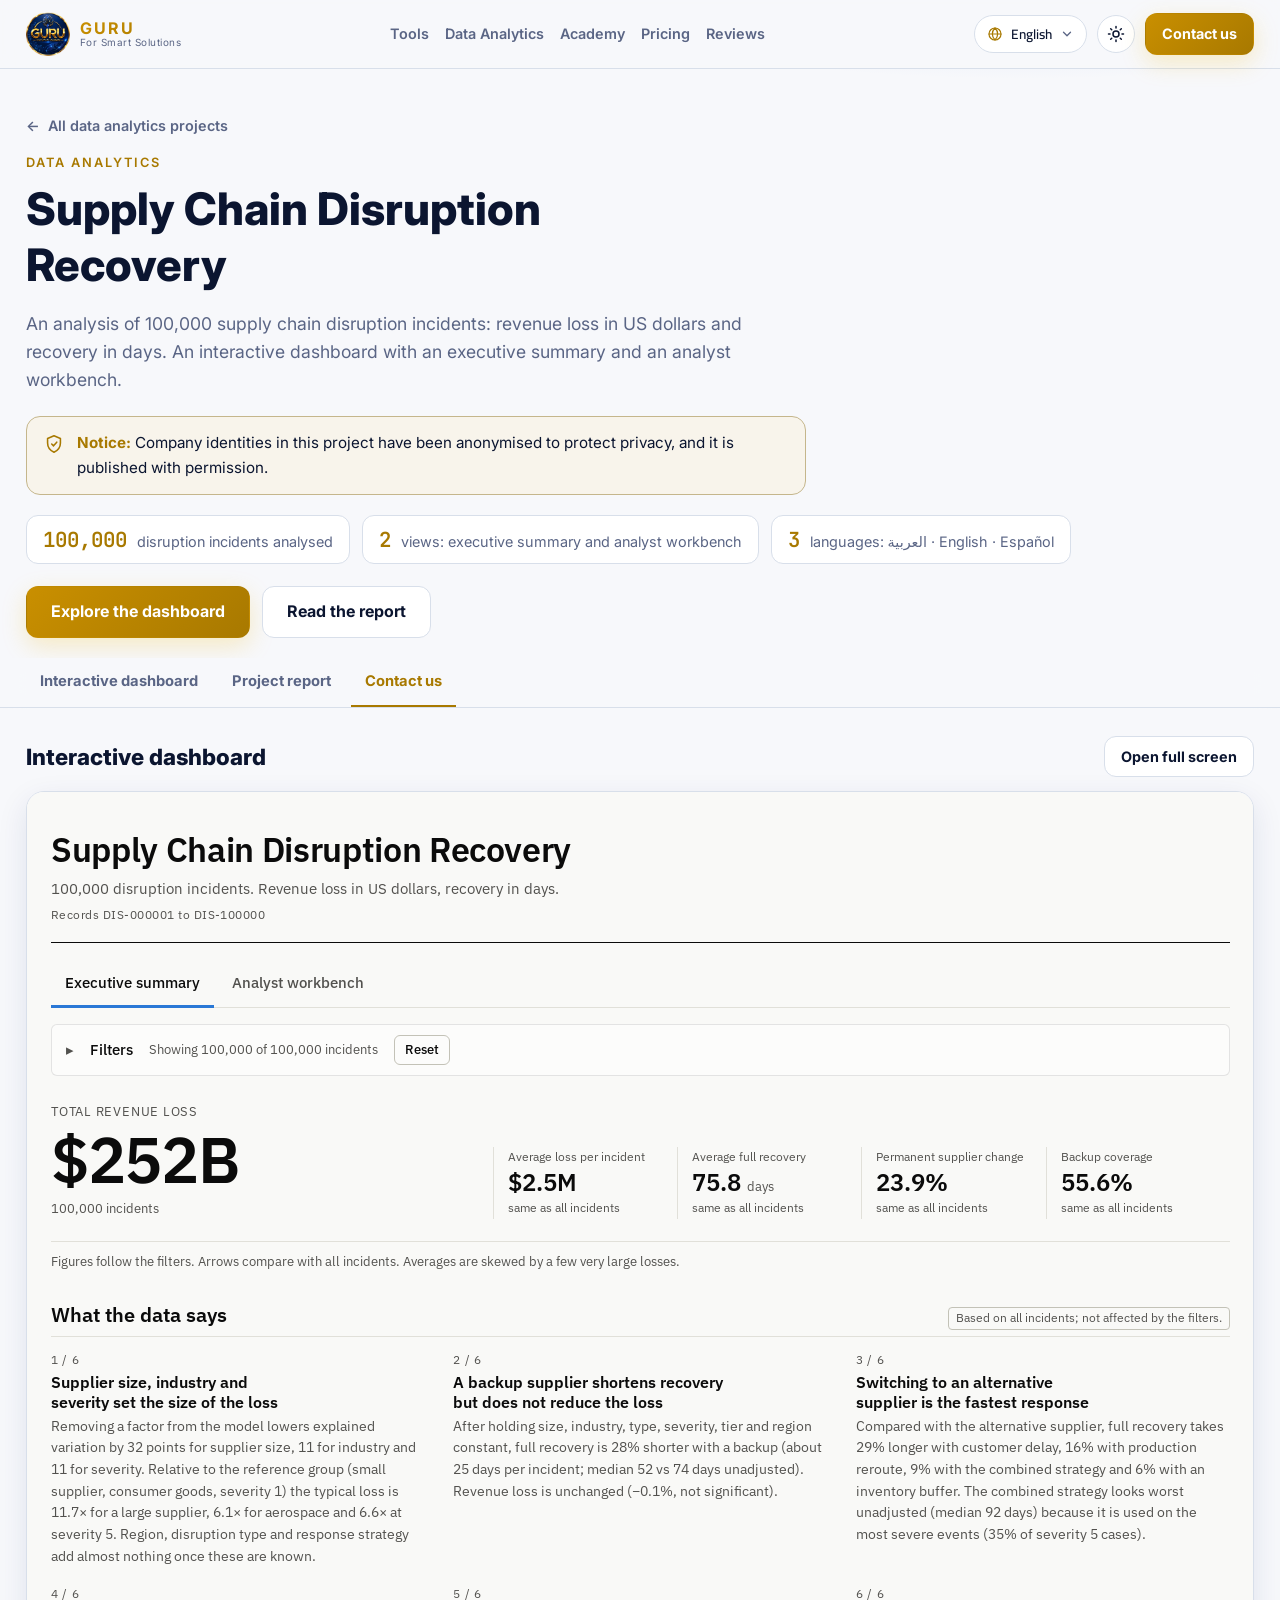
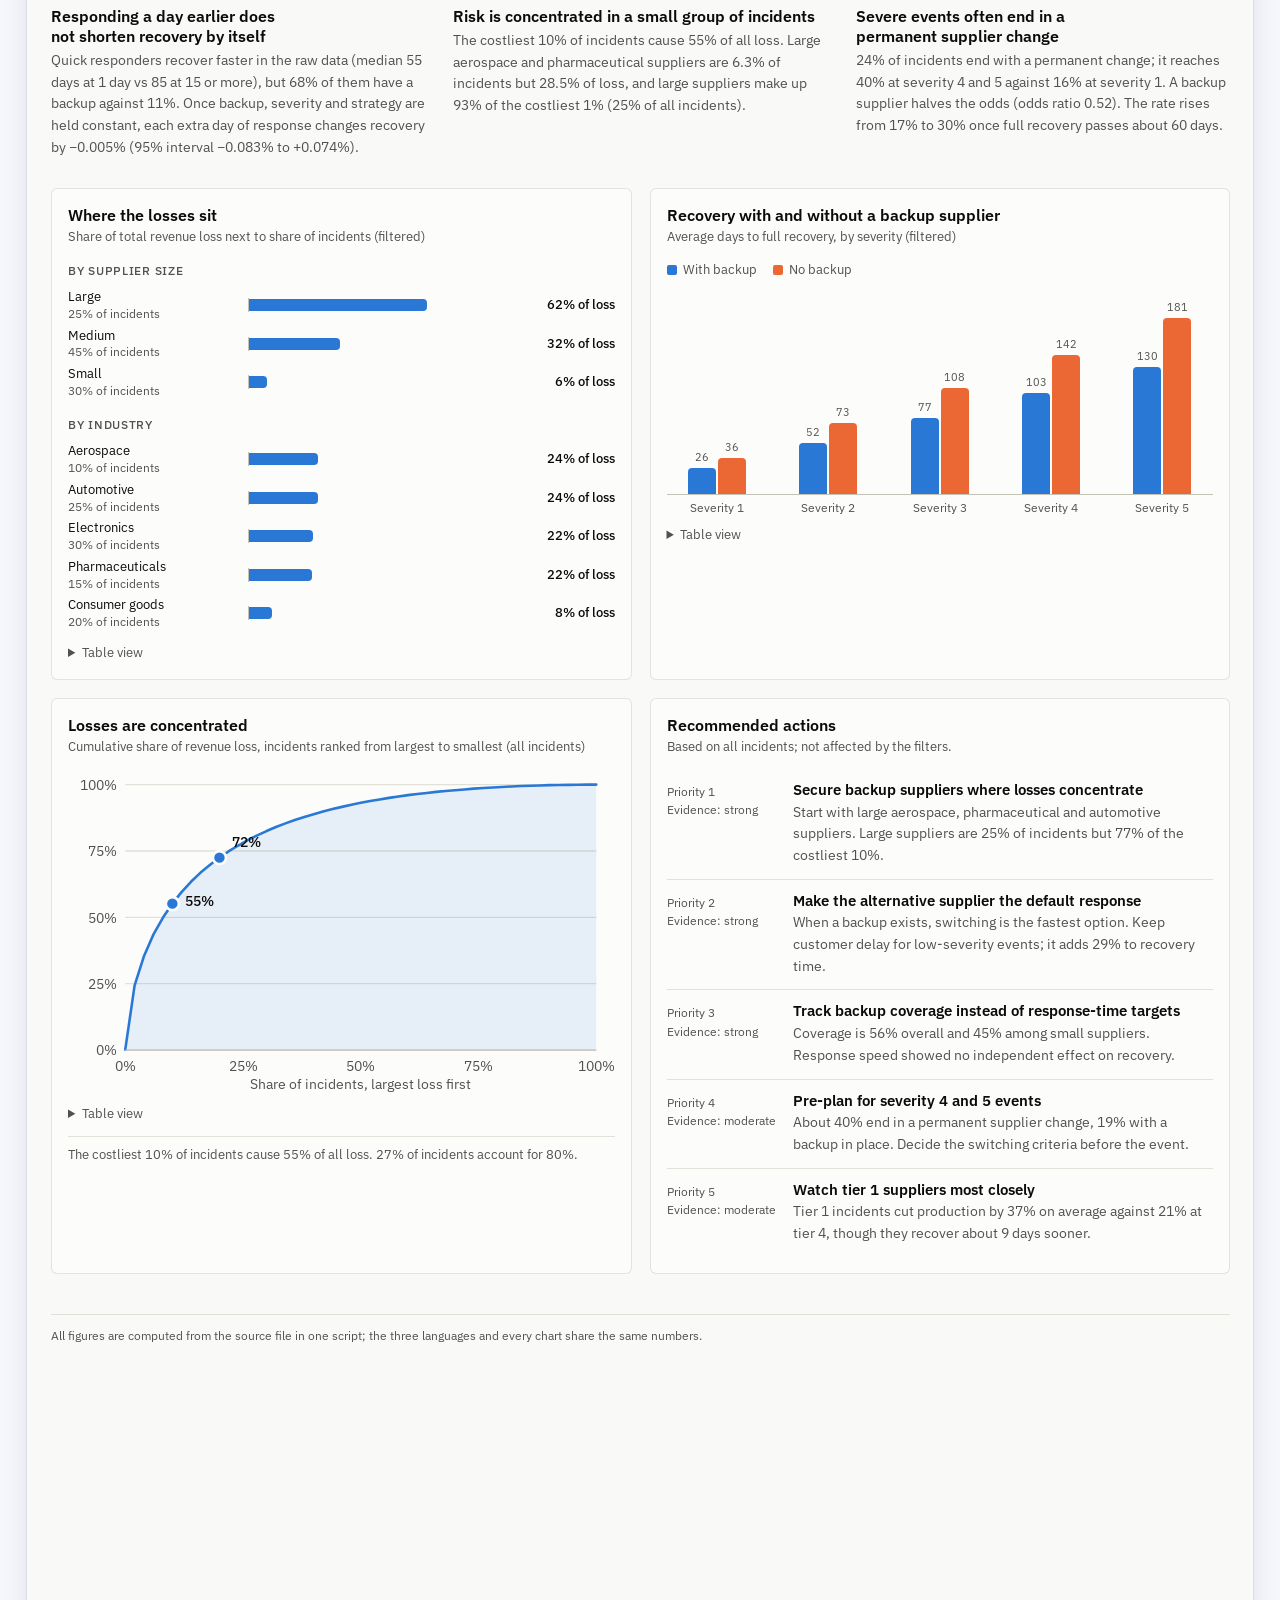
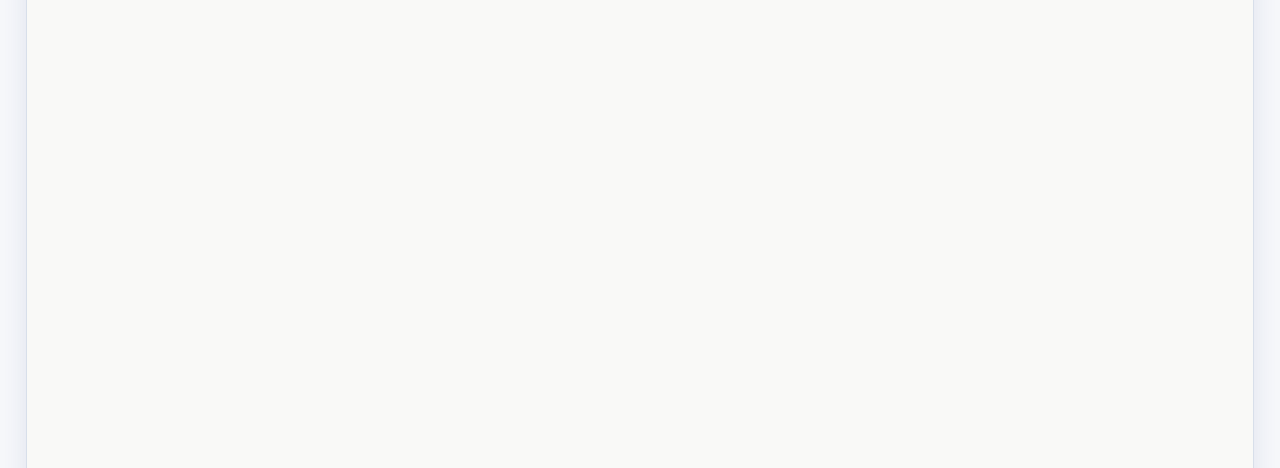
<file: supply-chain/index.html>
<!doctype html>
<html lang="ar" dir="rtl" data-theme="light">
<head>
<meta charset="utf-8">
<meta name="robots" content="noindex,nofollow">
<meta name="viewport" content="width=device-width, initial-scale=1">
<title>Supply Chain Disruption Recovery &#x2014; Guru</title>
<meta name="description" content="Interactive dashboard analysing 100,000 supply chain disruption incidents &#x2014; by Guru for Smart Solutions.">
<link rel="icon" href="../assets/logo.png">
<script src="../assets/guru-theme.js?v=2"></script>
<link rel="preconnect" href="https://fonts.googleapis.com">
<link rel="preconnect" href="https://fonts.gstatic.com" crossorigin>
<link href="https://fonts.googleapis.com/css2?family=Cairo:wght@400;600;700;800&family=Inter:wght@400;500;600;700&family=JetBrains+Mono:wght@500&display=swap" rel="stylesheet">
<link rel="stylesheet" href="../styles.css?v=32">
</head>
<body>
<a class="skip" href="#main" data-i18n="skip"></a>

<header class="site-header">
  <div class="wrap bar">
    <a class="brand" href="../index.html" aria-label="Guru">
      <img src="../assets/logo.png" alt="" width="44" height="44">
      <span class="brand-text"><strong>GURU</strong><small>For Smart Solutions</small></span>
    </a>
    <nav class="nav" aria-label="Main">
      <a href="../index.html#tools" data-i18n="navTools"></a>
      <a href="../index.html#data" data-i18n="navData"></a>
      <a href="../index.html#academy" data-i18n="navAcademy"></a>
      <a href="../index.html#pricing" data-i18n="navPricing"></a>
      <a href="../index.html#reviews" data-i18n="navReviews"></a>
    </nav>
    <div class="actions">
      <div class="lang" id="lang">
        <button type="button" class="lang-btn" id="lang-btn" aria-haspopup="menu" aria-expanded="false" aria-controls="lang-menu" aria-label="Language">
          <svg viewBox="0 0 24 24" width="16" height="16" fill="none" stroke="currentColor" stroke-width="1.8" stroke-linecap="round" aria-hidden="true"><circle cx="12" cy="12" r="9"/><path d="M3 12h18M12 3c2.6 2.6 4 5.7 4 9s-1.4 6.4-4 9c-2.6-2.6-4-5.7-4-9s1.4-6.4 4-9z"/></svg>
          <span id="lang-cur" dir="auto">&#x627;&#x644;&#x639;&#x631;&#x628;&#x64A;&#x629;</span>
          <svg class="chev" viewBox="0 0 24 24" width="14" height="14" fill="none" stroke="currentColor" stroke-width="2.2" stroke-linecap="round" stroke-linejoin="round" aria-hidden="true"><path d="M6 9l6 6 6-6"/></svg>
        </button>
        <ul class="lang-menu" id="lang-menu" role="menu" hidden>
          <li role="none"><button type="button" role="menuitemradio" data-lang="ar" aria-checked="true"><b>AR</b><span>&#x627;&#x644;&#x639;&#x631;&#x628;&#x64A;&#x629;</span><i class="tick">&#x2713;</i></button></li>
          <li role="none"><button type="button" role="menuitemradio" data-lang="en" aria-checked="false"><b>EN</b><span>English</span><i class="tick">&#x2713;</i></button></li>
          <li role="none"><button type="button" role="menuitemradio" data-lang="es" aria-checked="false"><b>ES</b><span>Espa&#xF1;ol</span><i class="tick">&#x2713;</i></button></li>
        </ul>
      </div>
      <button type="button" class="icon-btn" id="theme" aria-label="Toggle theme">
        <svg viewBox="0 0 24 24" width="18" height="18" fill="none" stroke="currentColor" stroke-width="2" stroke-linecap="round"><circle cx="12" cy="12" r="4"/><path d="M12 2v2M12 20v2M4.9 4.9l1.4 1.4M17.7 17.7l1.4 1.4M2 12h2M20 12h2M4.9 19.1l1.4-1.4M17.7 6.3l1.4-1.4"/></svg>
      </button>
      <a class="btn btn-gold btn-sm hide-sm" href="#contact" data-i18n="ctaContact"></a>
    </div>
  </div>
</header>

<main id="main">
  <section class="proj-head">
    <div class="wrap">
      <a class="crumb" href="../index.html#data"><span class="arr" aria-hidden="true">&#x2192;</span> <span data-i18n="back"></span></a>
      <p class="eyebrow" data-i18n="navData"></p>
      <h1 data-i18n="pTitle"></h1>
      <p class="lead" data-i18n="pLead"></p>
      <aside class="notice" role="note">
        <svg viewBox="0 0 24 24" width="22" height="22" fill="none" stroke="currentColor" stroke-width="1.7" stroke-linecap="round" stroke-linejoin="round" aria-hidden="true"><path d="M12 3l7 3v5c0 4.5-3 8.2-7 10-4-1.8-7-5.5-7-10V6z"/><path d="M9.5 12l2 2 3.5-4"/></svg>
        <p><strong data-i18n="noteT"></strong> <span data-i18n="noteB"></span></p>
      </aside>
      <ul class="facts">
        <li><b dir="ltr">100,000</b><span data-i18n="f1"></span></li>
        <li><b>2</b><span data-i18n="f2"></span></li>
        <li><b>3</b><span data-i18n="f3"></span></li>
      </ul>
      <div class="cta-row">
        <a class="btn btn-gold" href="#dashboard" data-i18n="goDash"></a>
        <a class="btn btn-ghost" href="#report" data-i18n="goRep"></a>
      </div>
    </div>
  </section>

  <nav class="subnav" aria-label="Project sections">
    <div class="wrap">
      <a href="#dashboard" data-sec="dashboard" data-i18n="dashH"></a>
      <a href="#report" data-sec="report" data-i18n="repH"></a>
      <a href="#contact" data-sec="contact" data-i18n="ctaContact"></a>
    </div>
  </nav>

  <section class="section tight" id="dashboard">
    <div class="wrap">
      <div class="block-head">
        <h2 data-i18n="dashH"></h2>
        <a class="btn btn-ghost btn-sm" href="dashboard.html" target="_blank" rel="noopener" data-i18n="full"></a>
      </div>
      <div class="frame">
        <iframe id="dash" title="Dashboard"></iframe>
      </div>
    </div>
  </section>

  <section class="section tight" id="report">
    <div class="wrap">
      <div class="block-head">
        <h2 data-i18n="repH"></h2>
        <div class="block-actions">
          <button type="button" class="btn btn-ghost btn-sm" id="print-rep" data-i18n="repPrint"></button>
          <a class="btn btn-ghost btn-sm" href="report.html" target="_blank" rel="noopener" data-i18n="full"></a>
        </div>
      </div>
      <div class="frame">
        <iframe id="rep" title="Report"></iframe>
      </div>
    </div>
  </section>

  <section class="section cta" id="contact">
    <div class="wrap cta-box">
      <img src="../assets/logo.png" alt="" width="96" height="96">
      <h2 data-i18n="ctaH2"></h2>
      <p data-i18n="ctaP2"></p>
      <div class="cta-row center">
        <a class="btn btn-gold" href="https://wa.me/qr/2HNH374VK2CLK1" target="_blank" rel="noopener noreferrer" data-i18n="ctaWa"></a>
        <a class="btn btn-ghost" href="mailto:customer.care.withme@gmail.com" data-i18n="ctaMail"></a>
      </div>
      <p class="mail"><bdi dir="ltr">customer.care.withme@gmail.com</bdi></p>
    </div>
  </section>
</main>

<footer class="site-footer">
  <div class="wrap foot-pay" id="foot-pay"></div>
  <div class="wrap foot">
    <span dir="ltr">&#xA9; <span id="yr"></span> Guru for Smart Solutions</span>
  </div>
</footer>

<script src="../assets/guru-i18n.js?v=8"></script>
<script src="project.js?v=8"></script>
<script src="../assets/guru-pay.js?v=11"></script>
<script src="../assets/guru-header.js?v=1"></script>
</body>
</html>
</file>
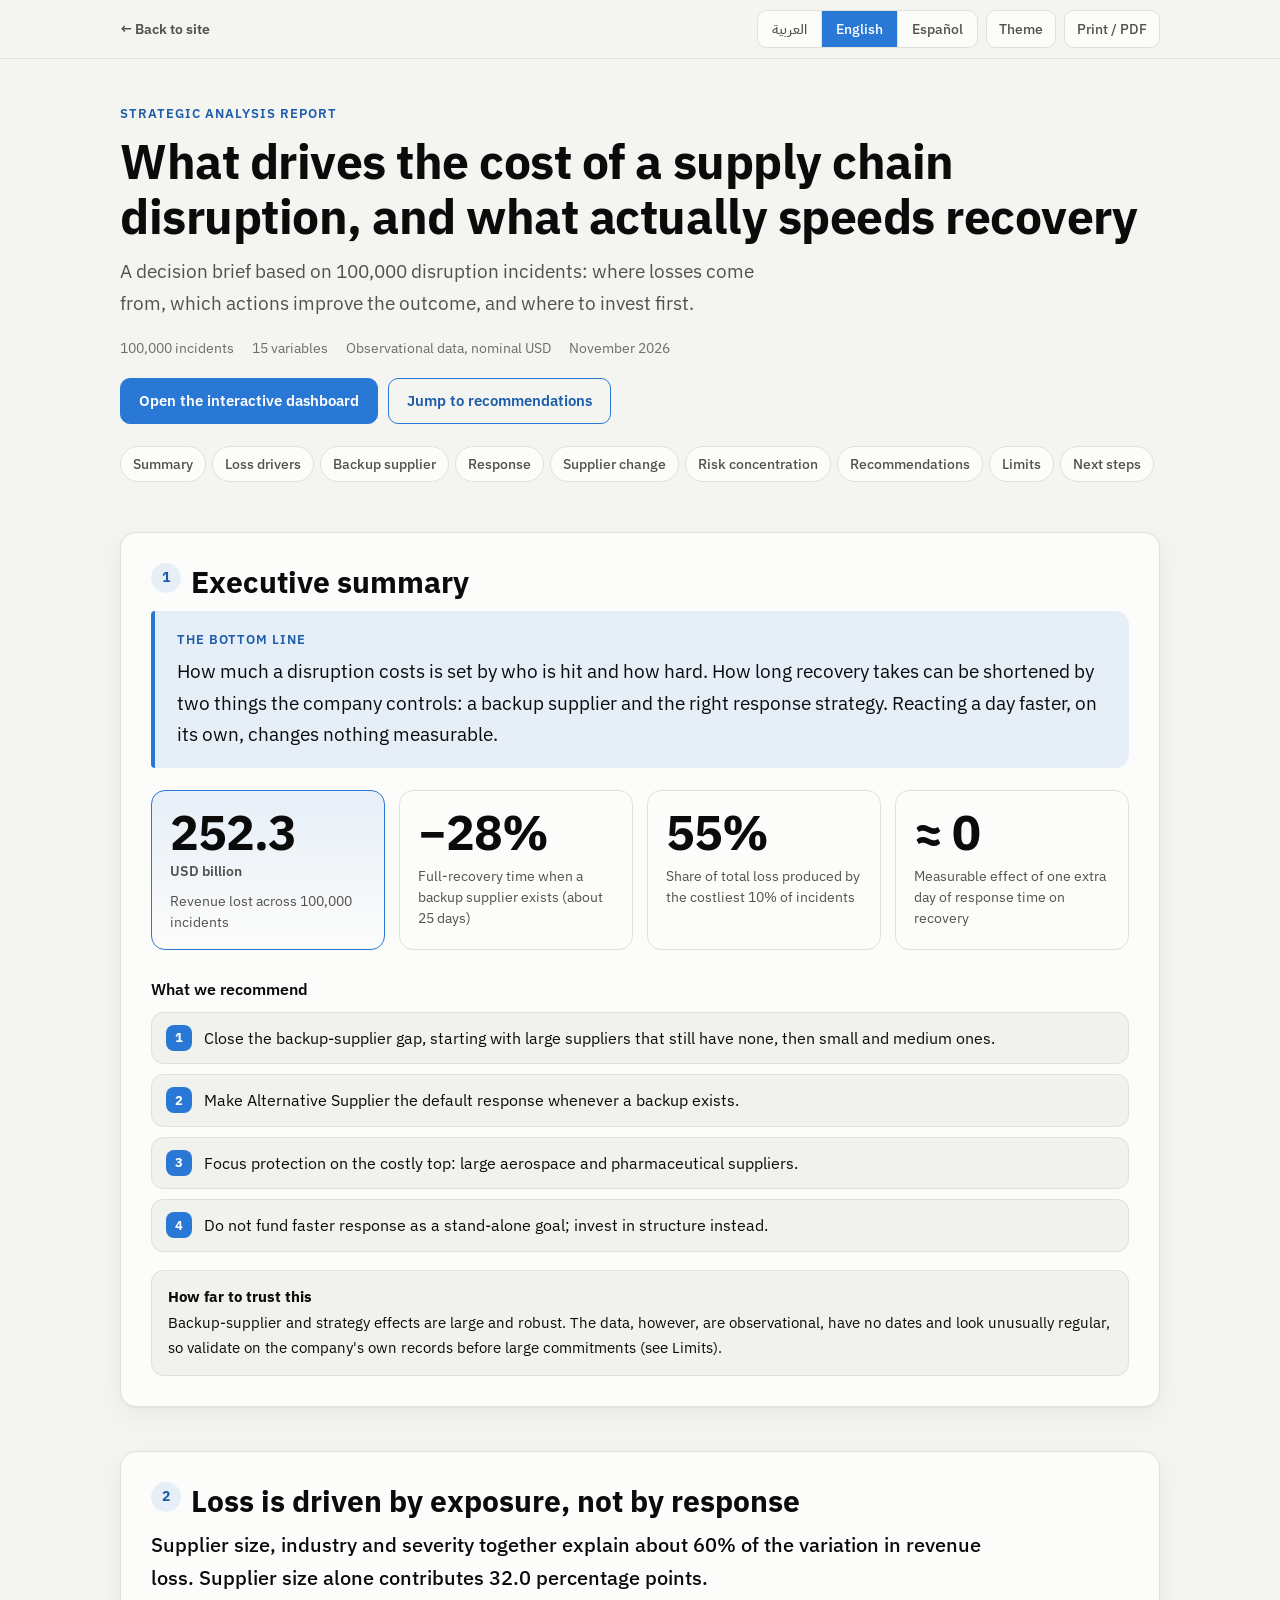
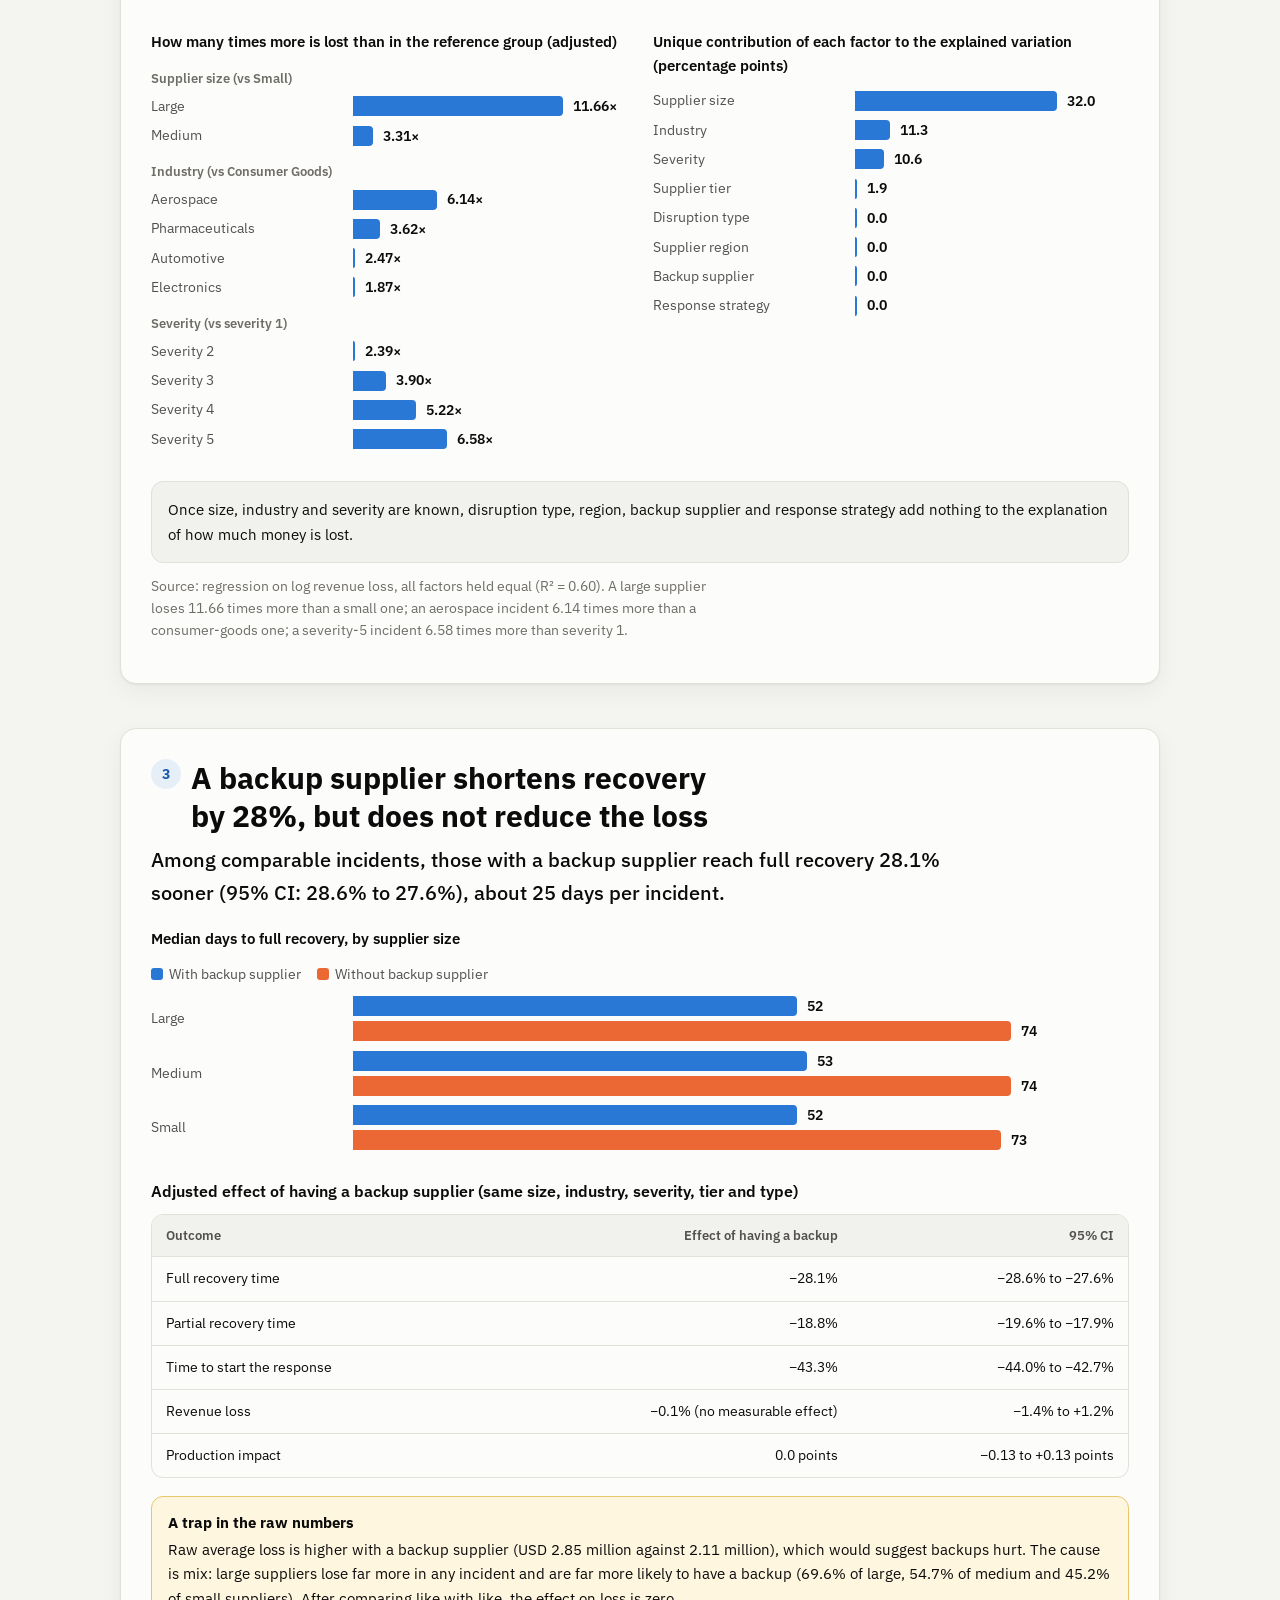
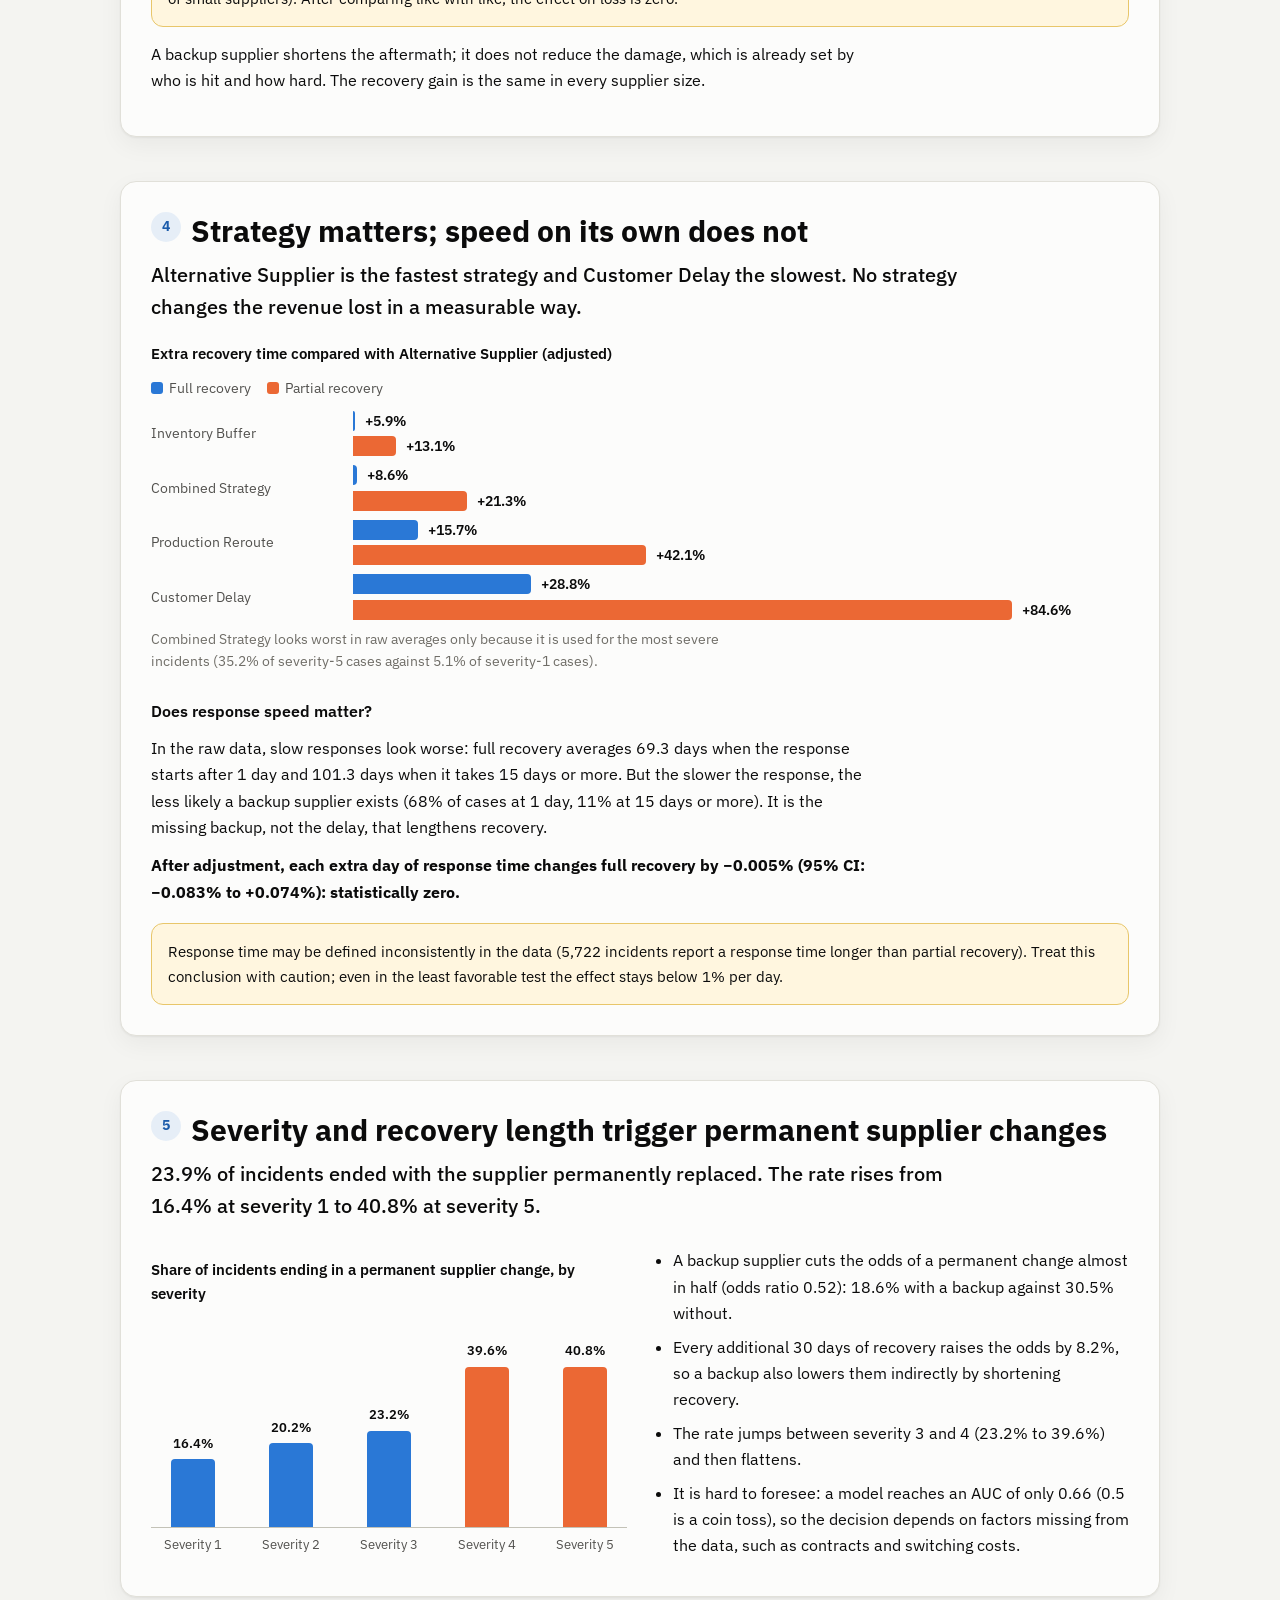
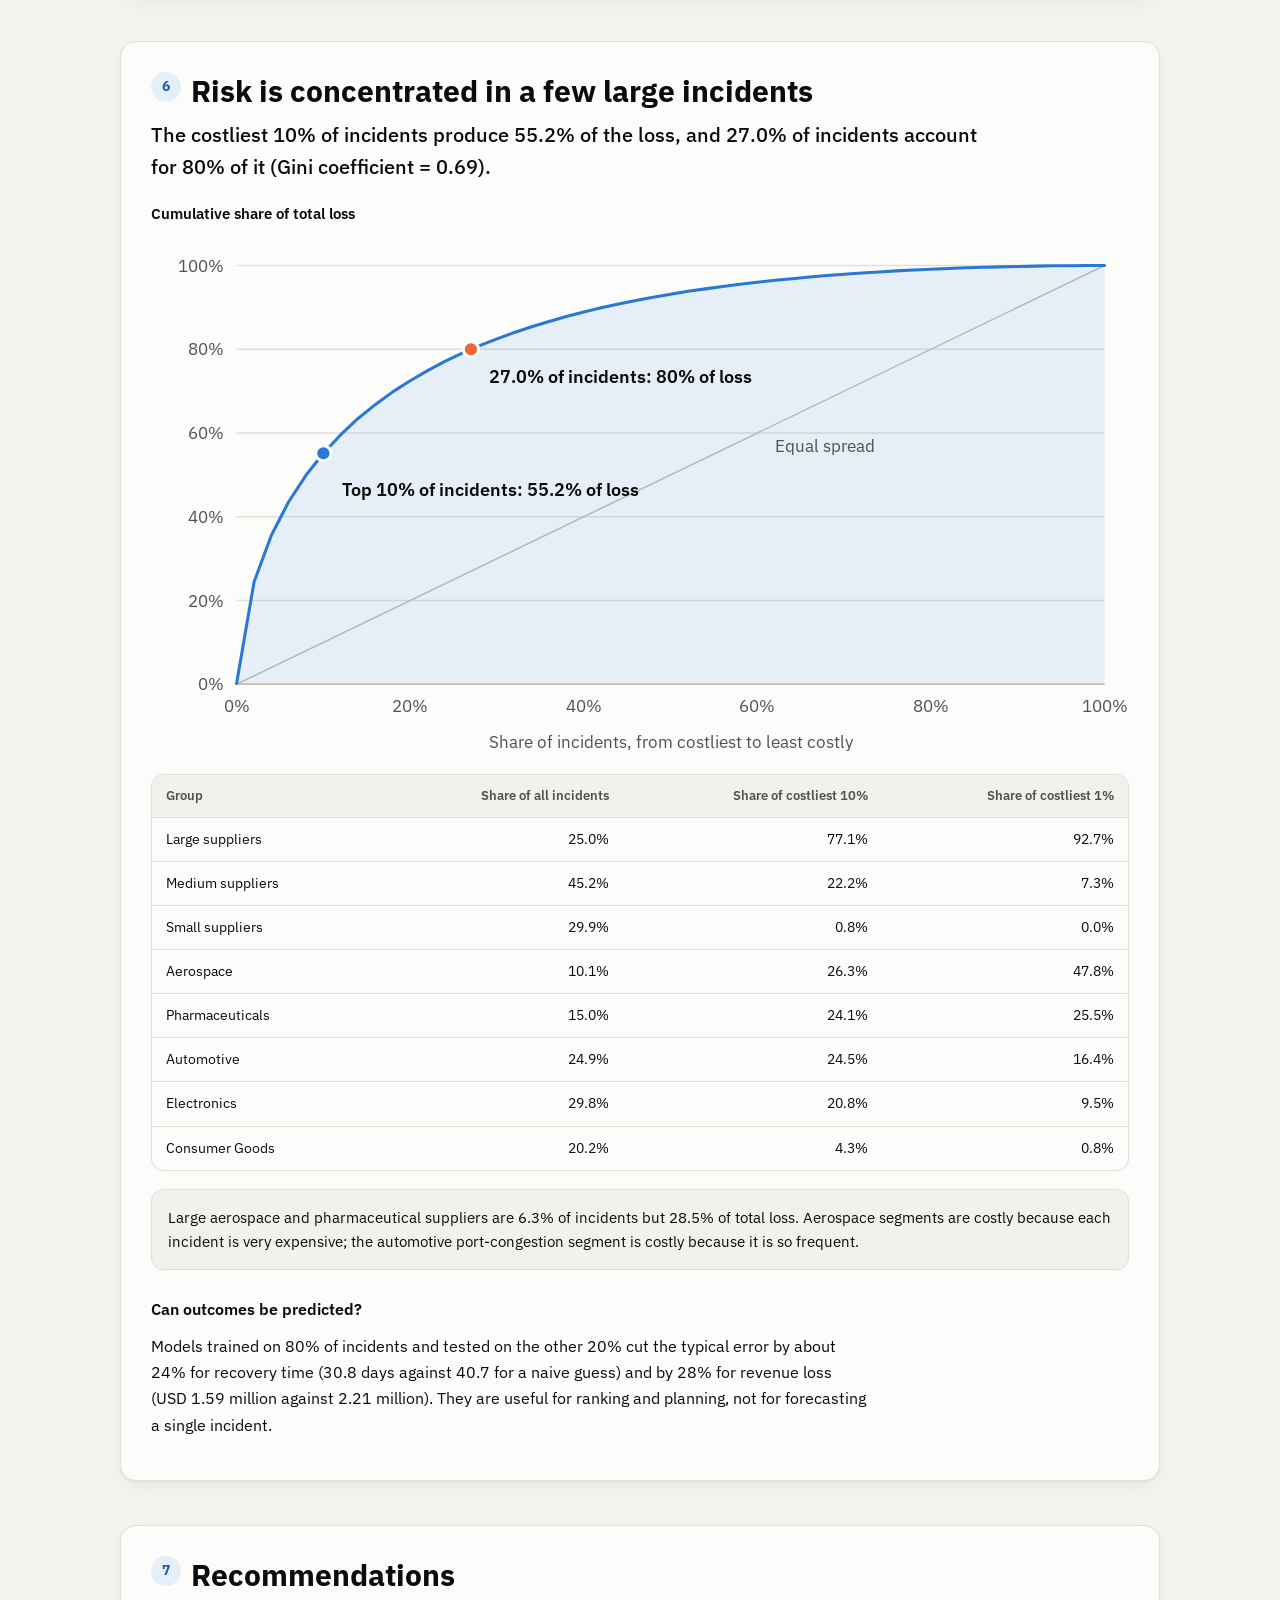
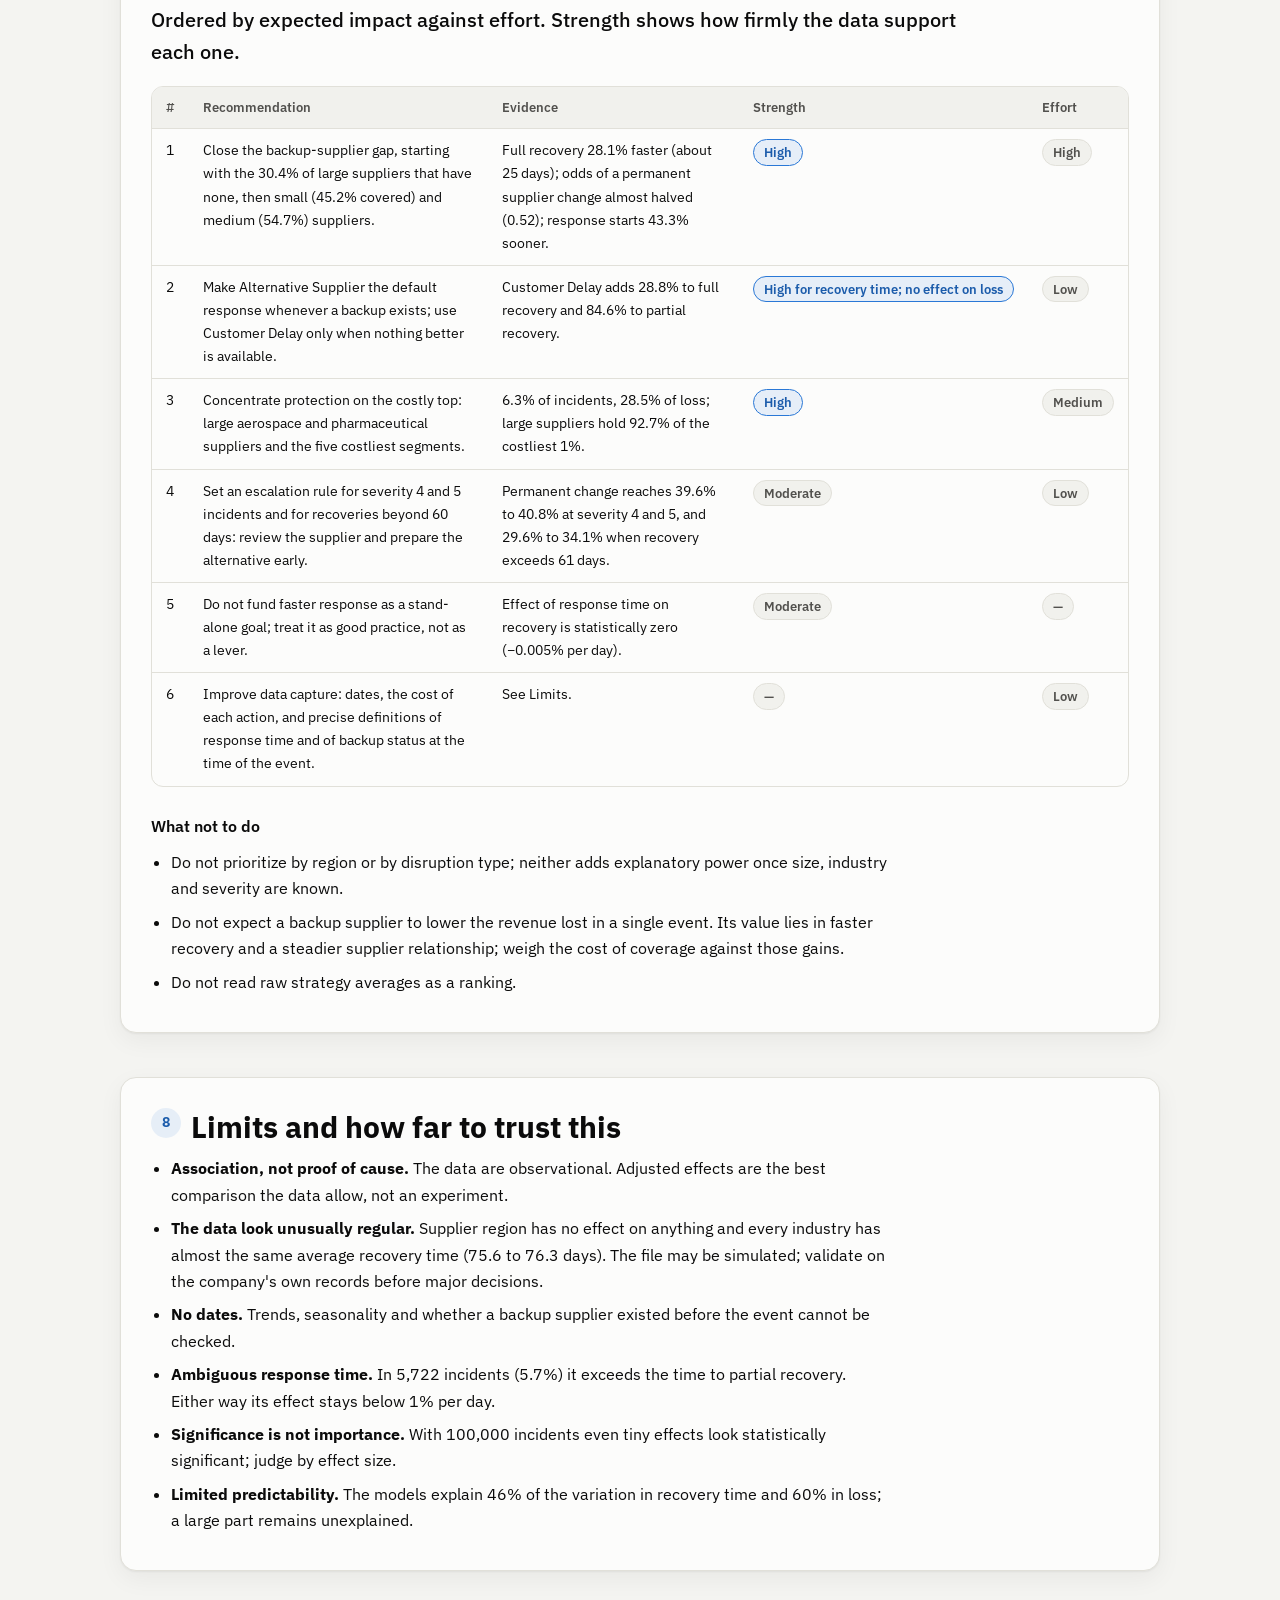
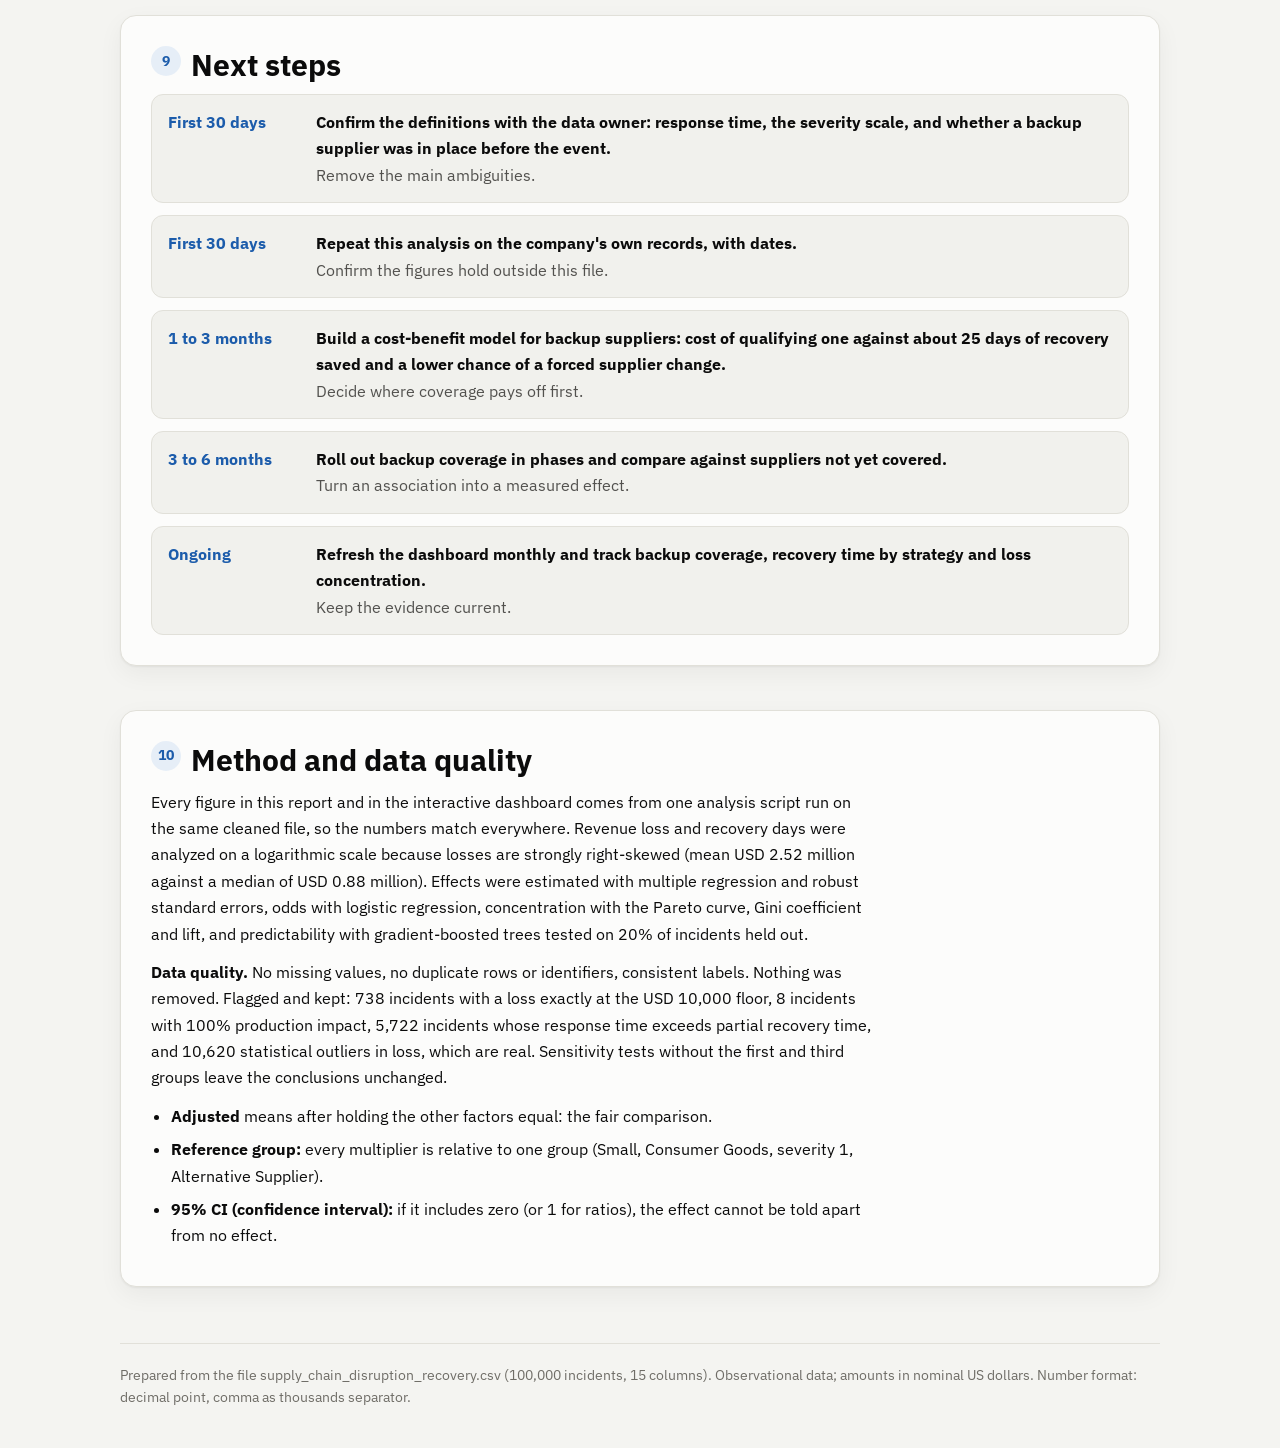
<file: supply-chain/report.html>
<!doctype html>
<html lang="en" dir="ltr">
<head>
<meta charset="utf-8">
<meta name="robots" content="noindex,nofollow">
<script>
/* Guru site bridge (early): follow the site's language/theme. */
try{var _q=location.search,_t=(/[?&]theme=(dark|light)/.exec(_q)||[])[1];
  if(_t)document.documentElement.setAttribute("data-theme",_t);
  if(!/[?&]lang=(ar|en|es)/.test(_q)){var _g=localStorage.getItem("guru-lang");if(_g==="ar"||_g==="en"||_g==="es")localStorage.setItem("scr-lang",_g)}
}catch(_e){}
</script>
<script src="../assets/guru-theme.js?v=2"></script>
<meta name="viewport" content="width=device-width, initial-scale=1">
<title>Supply Chain Disruption Recovery</title>
<meta name="description" content="Strategic analysis report: what drives revenue loss and recovery time after supply-chain disruptions.">
<link rel="preconnect" href="https://fonts.googleapis.com">
<link rel="preconnect" href="https://fonts.gstatic.com" crossorigin>
<link rel="stylesheet" href="https://fonts.googleapis.com/css2?family=IBM+Plex+Sans:wght@400;500;600;700&family=IBM+Plex+Sans+Arabic:wght@400;500;600;700&display=swap">
<style>
:root{
  --page:#f4f4f1; --surface:#fcfcfb; --surface-2:#f1f1ed; --ink:#0b0b0b; --ink-2:#52514e; --ink-3:#6f6d67;
  --line:#e1e0d9; --axis:#c3c2b7; --accent:#2a78d6; --accent-ink:#1c5cab; --accent-soft:rgba(42,120,214,.10);
  --s2:#eb6834; --s2-soft:rgba(235,104,52,.12); --good:#006300; --warn-bg:#fff6df; --warn-line:#e8c66a;
  --on-fill:#fff; --shadow:0 1px 2px rgba(11,11,11,.05),0 8px 24px rgba(11,11,11,.05);
  --font:"IBM Plex Sans","IBM Plex Sans Arabic",system-ui,-apple-system,"Segoe UI",sans-serif;
  color-scheme:light;
}
@media (prefers-color-scheme:dark){
  :root:not([data-theme="light"]){
    --page:#0d0d0d; --surface:#1a1a19; --surface-2:#232321; --ink:#f0efec; --ink-2:#c3c2b7; --ink-3:#a09f97;
    --line:#2c2c2a; --axis:#383835; --accent:#3987e5; --accent-ink:#86b6ef; --accent-soft:rgba(57,135,229,.16);
    --s2:#d95926; --s2-soft:rgba(217,89,38,.18); --good:#0ca30c; --warn-bg:#2a2412; --warn-line:#6b5a1d;
    --shadow:0 1px 2px rgba(0,0,0,.4),0 8px 24px rgba(0,0,0,.35); color-scheme:dark;
  }
}
:root[data-theme="dark"]{
  --page:#0d0d0d; --surface:#1a1a19; --surface-2:#232321; --ink:#f0efec; --ink-2:#c3c2b7; --ink-3:#a09f97;
  --line:#2c2c2a; --axis:#383835; --accent:#3987e5; --accent-ink:#86b6ef; --accent-soft:rgba(57,135,229,.16);
  --s2:#d95926; --s2-soft:rgba(217,89,38,.18); --good:#0ca30c; --warn-bg:#2a2412; --warn-line:#6b5a1d;
  --shadow:0 1px 2px rgba(0,0,0,.4),0 8px 24px rgba(0,0,0,.35); color-scheme:dark;
}
*{box-sizing:border-box}
html{scroll-behavior:smooth;scroll-padding-top:120px;-webkit-text-size-adjust:100%}
body{margin:0;background:var(--page);color:var(--ink);font-family:var(--font);font-size:16px;line-height:1.65;
  padding-inline:max(16px,env(safe-area-inset-left,0px)) max(16px,env(safe-area-inset-right,0px))}
[dir="rtl"] body{line-height:1.85}
.wrap{max-width:1040px;margin-inline:auto}
a{color:var(--accent-ink)}
/* top bar */
.bar{position:sticky;top:0;z-index:20;background:color-mix(in srgb,var(--page) 88%,transparent);backdrop-filter:blur(10px);
  border-bottom:1px solid var(--line);margin-inline:calc(-1*max(16px,env(safe-area-inset-left,0px)));
  padding:10px max(16px,env(safe-area-inset-left,0px))}
.bar .wrap{display:flex;gap:12px;align-items:center;justify-content:space-between;flex-wrap:wrap}
.brand{font-weight:600;font-size:14px;color:var(--ink-2);display:flex;gap:10px;align-items:center;min-width:0}
.brand a{color:inherit;text-decoration:none}
.tools{display:flex;gap:8px;align-items:center;flex-wrap:wrap}
.seg{display:inline-flex;border:1px solid var(--line);border-radius:10px;overflow:hidden;background:var(--surface)}
.seg button{all:unset;cursor:pointer;padding:7px 14px;font-size:13.5px;font-weight:500;color:var(--ink-2);min-height:20px}
.seg button+button{border-inline-start:1px solid var(--line)}
.seg button[aria-pressed="true"]{background:var(--accent);color:var(--on-fill)}
.seg button:focus-visible,.ibtn:focus-visible,.nav a:focus-visible{outline:2px solid var(--accent);outline-offset:2px}
.ibtn{all:unset;cursor:pointer;border:1px solid var(--line);background:var(--surface);color:var(--ink-2);border-radius:10px;padding:7px 12px;font-size:13.5px;font-weight:500}
.ibtn:hover{border-color:var(--accent)}
/* hero */
.hero{padding:44px 0 8px}
.eyebrow{font-size:12.5px;letter-spacing:.08em;text-transform:uppercase;color:var(--accent-ink);font-weight:600}
[dir="rtl"] .eyebrow{letter-spacing:0;text-transform:none;font-size:14px}
h1{font-size:clamp(30px,5vw,48px);line-height:1.15;margin:10px 0 12px;font-weight:700;letter-spacing:-.01em;text-wrap:balance}
[dir="rtl"] h1{line-height:1.4;letter-spacing:0}
.sub{font-size:clamp(16px,2.2vw,19px);color:var(--ink-2);max-width:62ch;margin:0}
.meta{margin-top:18px;display:flex;flex-wrap:wrap;gap:8px 18px;color:var(--ink-3);font-size:14px}
.meta span{display:inline-flex;gap:6px;align-items:center}
.cta{margin-top:18px;display:flex;gap:10px;flex-wrap:wrap}
.btn{display:inline-block;text-decoration:none;font-weight:600;font-size:14.5px;border-radius:10px;padding:10px 18px;border:1px solid var(--accent);background:var(--accent);color:var(--on-fill)}
.btn.ghost{background:transparent;color:var(--accent-ink)}
/* nav */
.nav{display:flex;gap:6px;overflow-x:auto;padding:14px 0 6px;scrollbar-width:thin}
.nav a{flex:none;text-decoration:none;color:var(--ink-2);font-size:13.5px;font-weight:500;padding:6px 12px;border-radius:999px;border:1px solid var(--line);background:var(--surface);white-space:nowrap}
.nav a.on{background:var(--accent-soft);border-color:var(--accent);color:var(--accent-ink)}
/* sections */
section{margin-top:44px}
.card{background:var(--surface);border:1px solid var(--line);border-radius:16px;box-shadow:var(--shadow);padding:clamp(18px,3vw,30px)}
.num{display:inline-grid;place-items:center;width:30px;height:30px;border-radius:50%;background:var(--accent-soft);color:var(--accent-ink);font-weight:700;font-size:14px;margin-inline-end:10px;flex:none}
h2{font-size:clamp(22px,3.2vw,30px);line-height:1.25;margin:0 0 10px;font-weight:700;display:flex;align-items:flex-start;text-wrap:balance}
[dir="rtl"] h2{line-height:1.5}
h3{font-size:16px;margin:26px 0 10px;font-weight:600;color:var(--ink)}
.lead{font-size:clamp(17px,2.1vw,19.5px);color:var(--ink);margin:0 0 18px;max-width:70ch;font-weight:500}
p{margin:0 0 12px;max-width:72ch}
.muted{color:var(--ink-2)}
.small{font-size:13.5px;color:var(--ink-3)}
/* summary */
.answer{border-inline-start:4px solid var(--accent);background:var(--accent-soft);border-radius:4px 14px 14px 4px;padding:18px 22px;margin:0 0 22px}
[dir="rtl"] .answer{border-radius:14px 4px 4px 14px}
.answer h3{margin:0 0 6px;font-size:13px;letter-spacing:.07em;text-transform:uppercase;color:var(--accent-ink)}
[dir="rtl"] .answer h3{letter-spacing:0;text-transform:none;font-size:15px}
.answer p{margin:0;font-size:clamp(16.5px,2vw,19px);max-width:none}
.kpis{display:grid;grid-template-columns:repeat(auto-fit,minmax(210px,1fr));gap:14px;margin:0 0 6px}
.kpi{border:1px solid var(--line);border-radius:14px;padding:16px 18px;background:var(--surface)}
.kpi .v{font-size:clamp(34px,5vw,48px);line-height:1.05;font-weight:700;letter-spacing:-.02em;color:var(--ink);direction:ltr;unicode-bidi:isolate;display:inline-block}
.kpi .u{display:block;font-size:14px;color:var(--ink-2);font-weight:600;margin-top:2px}
.kpi .l{display:block;margin-top:8px;font-size:14px;color:var(--ink-2);line-height:1.5}
.kpi.hero{border-color:var(--accent);background:linear-gradient(180deg,var(--accent-soft),transparent)}
.actions{list-style:none;padding:0;margin:0;display:grid;gap:10px}
.actions li{display:flex;gap:12px;align-items:flex-start;padding:12px 14px;border:1px solid var(--line);border-radius:12px;background:var(--surface-2)}
.actions .n{flex:none;width:26px;height:26px;border-radius:8px;background:var(--accent);color:var(--on-fill);display:grid;place-items:center;font-weight:700;font-size:13px}
/* charts */
.chart{margin:18px 0 6px}
.ctitle{font-size:14.5px;font-weight:600;margin:0 0 12px;color:var(--ink)}
.grp{font-size:12.5px;font-weight:600;color:var(--ink-3);margin:14px 0 6px}
.row{display:grid;grid-template-columns:minmax(110px,190px) 1fr;gap:12px;align-items:center;margin:7px 0}
.row .lb{font-size:14px;color:var(--ink-2);line-height:1.35}
.track{display:flex;align-items:center;gap:10px;min-width:0}
.fill{height:20px;border-radius:0 4px 4px 0;background:var(--accent);min-width:2px;flex:none;transition:width .5s ease}
[dir="rtl"] .fill{border-radius:4px 0 0 4px}
.fill.b2{background:var(--s2)}
.val{font-size:13.5px;font-weight:600;color:var(--ink);white-space:nowrap;direction:ltr;unicode-bidi:isolate}
.pair{display:grid;gap:3px}
.legend{display:flex;gap:16px;flex-wrap:wrap;margin:0 0 10px;font-size:13.5px;color:var(--ink-2)}
.legend i{display:inline-block;width:12px;height:12px;border-radius:3px;margin-inline-end:6px;vertical-align:-1px;background:var(--accent)}
.legend i.b2{background:var(--s2)}
.cols{display:flex;align-items:flex-end;gap:clamp(8px,3vw,22px);height:210px;border-bottom:1px solid var(--axis);padding:22px 4px 0}
.col{flex:1;display:flex;flex-direction:column;justify-content:flex-end;align-items:center;height:100%;max-width:90px;margin-inline:auto}
.col .bar2{width:min(100%,44px);background:var(--accent);border-radius:4px 4px 0 0}
.col .bar2.hi{background:var(--s2)}
.col .cv{font-size:13px;font-weight:600;margin-bottom:5px;direction:ltr;unicode-bidi:isolate}
.collab{display:flex;gap:clamp(8px,3vw,22px);padding:6px 4px 0}
.collab div{flex:1;max-width:90px;margin-inline:auto;text-align:center;font-size:13px;color:var(--ink-2)}
.svgwrap{direction:ltr}
svg text{font-family:var(--font);fill:var(--ink-2);font-size:11px}
svg .grid{stroke:var(--line);stroke-width:1}
svg .axis{stroke:var(--axis);stroke-width:1}
svg .curve{fill:none;stroke:var(--accent);stroke-width:2;stroke-linejoin:round;stroke-linecap:round}
svg .area{fill:var(--accent);opacity:.10}
svg .dot{fill:var(--accent);stroke:var(--surface);stroke-width:2}
svg .dot2{fill:var(--s2);stroke:var(--surface);stroke-width:2}
svg .diag{stroke:var(--axis);stroke-width:1}
svg .lab{fill:var(--ink);font-weight:600;font-size:11.5px}
/* callouts and tables */
.note{border:1px solid var(--warn-line);background:var(--warn-bg);border-radius:12px;padding:14px 16px;margin:18px 0 0;font-size:15px}
.note b:first-child,.ok b:first-child{display:block;margin-bottom:2px}
.ok{border:1px solid var(--line);background:var(--surface-2);border-radius:12px;padding:14px 16px;margin:18px 0 0;font-size:15px}
.tw{overflow-x:auto;margin:10px 0 0;border:1px solid var(--line);border-radius:12px}
table{border-collapse:collapse;width:100%;font-size:14px;min-width:520px}
th,td{padding:10px 14px;text-align:start;border-bottom:1px solid var(--line);vertical-align:top}
th{background:var(--surface-2);font-weight:600;font-size:13px;color:var(--ink-2);white-space:nowrap}
tr:last-child td{border-bottom:0}
td.n,th.n{text-align:end;white-space:nowrap}
td .ltr{direction:ltr;unicode-bidi:isolate;display:inline-block}
.chip{display:inline-block;padding:2px 10px;border-radius:999px;font-size:12.5px;font-weight:600;background:var(--surface-2);border:1px solid var(--line);color:var(--ink-2);white-space:nowrap}
.chip.hi{background:var(--accent-soft);border-color:var(--accent);color:var(--accent-ink)}
.two{display:grid;grid-template-columns:minmax(0,1fr) minmax(0,1fr);gap:26px}
.two>*,.card,.track,.row>*{min-width:0}
@media (max-width:760px){.two{grid-template-columns:minmax(0,1fr)}.row{grid-template-columns:1fr;gap:3px}.hero{padding-top:28px}}
ul.clean{margin:0;padding-inline-start:20px}
ul.clean li{margin:7px 0;max-width:72ch}
.steps{list-style:none;margin:0;padding:0;display:grid;gap:12px}
.steps li{display:grid;grid-template-columns:130px 1fr;gap:6px 18px;padding:14px 16px;border:1px solid var(--line);border-radius:12px;background:var(--surface-2)}
.steps .w{font-weight:700;color:var(--accent-ink)}
@media (max-width:620px){.steps li{grid-template-columns:1fr}}
footer{margin:56px 0 40px;padding-top:20px;border-top:1px solid var(--line);color:var(--ink-3);font-size:13.5px}
footer p{max-width:none}
@media print{
  .bar,.nav,.cta,.tools{display:none!important}
  body{background:#fff;color:#000;padding:0}
  .card,.kpi,.actions li,.steps li{box-shadow:none;break-inside:avoid}
  section{margin-top:26px}
  .fill,.col .bar2{-webkit-print-color-adjust:exact;print-color-adjust:exact}
}
@media (prefers-reduced-motion:reduce){*{transition:none!important;scroll-behavior:auto!important}}
</style>
</head>
<body>
<div class="bar"><div class="wrap">
  <div class="brand"><a id="homeLink" href="../index.html"></a></div>
  <div class="tools">
    <div class="seg" role="group" aria-label="Language">
      <button data-l="ar" lang="ar">العربية</button><button data-l="en" lang="en">English</button><button data-l="es" lang="es">Español</button>
    </div>
    <button class="ibtn" id="themeBtn" type="button"></button>
    <button class="ibtn" id="printBtn" type="button"></button>
  </div>
</div></div>
<main class="wrap" id="app"></main>

<script>
/* ============ settings you may change ============ */
var SITE_HOME = "../index.html";          // link back to your site's home page
var DASHBOARD_URL = "dashboard.html";     // interactive dashboard in the same folder
/* ================================================== */

var PARETO = [[0.0, 0.0015], [0.02, 0.2435], [0.04, 0.3552], [0.06, 0.4356], [0.08, 0.499], [0.1, 0.5516], [0.12, 0.5961], [0.14, 0.6347], [0.16, 0.6684], [0.18, 0.6982], [0.2, 0.7249], [0.22, 0.749], [0.24, 0.7708], [0.26, 0.7906], [0.28, 0.8086], [0.3, 0.825], [0.32, 0.84], [0.34, 0.8538], [0.36, 0.8665], [0.38, 0.8781], [0.4, 0.8889], [0.42, 0.8988], [0.44, 0.9079], [0.46, 0.9164], [0.48, 0.9242], [0.5, 0.9315], [0.52, 0.9382], [0.54, 0.9443], [0.56, 0.95], [0.58, 0.9553], [0.6, 0.9601], [0.62, 0.9646], [0.64, 0.9687], [0.66, 0.9725], [0.68, 0.976], [0.7, 0.9791], [0.72, 0.982], [0.74, 0.9847], [0.76, 0.9871], [0.78, 0.9892], [0.8, 0.9912], [0.82, 0.9929], [0.84, 0.9944], [0.86, 0.9957], [0.88, 0.9968], [0.9, 0.9978], [0.92, 0.9986], [0.94, 0.9992], [0.96, 0.9996], [0.98, 0.9999], [1.0, 1.0]];

var T = {
/* ------------------------------------------------------------------ ENGLISH */
en:{
 dir:"ltr", lang:"en", title:"Supply Chain Disruption Recovery", doc:"Supply Chain Disruption Recovery: Strategic Report",
 home:"← Back to site", theme:"Theme", print:"Print / PDF",
 eyebrow:"Strategic analysis report", h1:"What drives the cost of a supply chain disruption, and what actually speeds recovery",
 sub:"A decision brief based on 100,000 disruption incidents: where losses come from, which actions improve the outcome, and where to invest first.",
 meta:["100,000 incidents","15 variables","Observational data, nominal USD","November 2026"],
 cta1:"Open the interactive dashboard", cta2:"Jump to recommendations",
 nav:["Summary","Loss drivers","Backup supplier","Response","Supplier change","Risk concentration","Recommendations","Limits","Next steps","Method"],
 sum:{h:"Executive summary", bl:"The bottom line",
  bt:"How much a disruption costs is set by who is hit and how hard. How long recovery takes can be shortened by two things the company controls: a backup supplier and the right response strategy. Reacting a day faster, on its own, changes nothing measurable.",
  kpis:[{v:"252.3",u:"USD billion",l:"Revenue lost across 100,000 incidents",hero:1},{v:"−28%",u:"",l:"Full-recovery time when a backup supplier exists (about 25 days)"},{v:"55%",u:"",l:"Share of total loss produced by the costliest 10% of incidents"},{v:"≈ 0",u:"",l:"Measurable effect of one extra day of response time on recovery"}],
  ah:"What we recommend",
  acts:["Close the backup-supplier gap, starting with large suppliers that still have none, then small and medium ones.","Make Alternative Supplier the default response whenever a backup exists.","Focus protection on the costly top: large aerospace and pharmaceutical suppliers.","Do not fund faster response as a stand-alone goal; invest in structure instead."],
  tr:"Backup-supplier and strategy effects are large and robust. The data, however, are observational, have no dates and look unusually regular, so validate on the company's own records before large commitments (see Limits)."},
 loss:{h:"Loss is driven by exposure, not by response",
  lead:"Supplier size, industry and severity together explain about 60% of the variation in revenue loss. Supplier size alone contributes 32.0 percentage points.",
  c1:"How many times more is lost than in the reference group (adjusted)", g:["Supplier size (vs Small)","Industry (vs Consumer Goods)","Severity (vs severity 1)"],
  c2:"Unique contribution of each factor to the explained variation (percentage points)",
  note:"Once size, industry and severity are known, disruption type, region, backup supplier and response strategy add nothing to the explanation of how much money is lost.",
  src:"Source: regression on log revenue loss, all factors held equal (R² = 0.60). A large supplier loses 11.66 times more than a small one; an aerospace incident 6.14 times more than a consumer-goods one; a severity-5 incident 6.58 times more than severity 1."},
 bk:{h:"A backup supplier shortens recovery by 28%, but does not reduce the loss",
  lead:"Among comparable incidents, those with a backup supplier reach full recovery 28.1% sooner (95% CI: 28.6% to 27.6%), about 25 days per incident.",
  c1:"Median days to full recovery, by supplier size", w:"With backup supplier", wo:"Without backup supplier",
  th0:"Adjusted effect of having a backup supplier (same size, industry, severity, tier and type)",
  th:["Outcome","Effect of having a backup","95% CI"],
  rows:[["Full recovery time","−28.1%","−28.6% to −27.6%"],["Partial recovery time","−18.8%","−19.6% to −17.9%"],["Time to start the response","−43.3%","−44.0% to −42.7%"],["Revenue loss","−0.1% (no measurable effect)","−1.4% to +1.2%"],["Production impact","0.0 points","−0.13 to +0.13 points"]],
  trap:"A trap in the raw numbers",
  trapt:"Raw average loss is higher with a backup supplier (USD 2.85 million against 2.11 million), which would suggest backups hurt. The cause is mix: large suppliers lose far more in any incident and are far more likely to have a backup (69.6% of large, 54.7% of medium and 45.2% of small suppliers). After comparing like with like, the effect on loss is zero.",
  ins:"A backup supplier shortens the aftermath; it does not reduce the damage, which is already set by who is hit and how hard. The recovery gain is the same in every supplier size."},
 rs:{h:"Strategy matters; speed on its own does not",
  lead:"Alternative Supplier is the fastest strategy and Customer Delay the slowest. No strategy changes the revenue lost in a measurable way.",
  c1:"Extra recovery time compared with Alternative Supplier (adjusted)", f:"Full recovery", p:"Partial recovery",
  s:["Inventory Buffer","Combined Strategy","Production Reroute","Customer Delay"],
  h2:"Does response speed matter?",
  t1:"In the raw data, slow responses look worse: full recovery averages 69.3 days when the response starts after 1 day and 101.3 days when it takes 15 days or more. But the slower the response, the less likely a backup supplier exists (68% of cases at 1 day, 11% at 15 days or more). It is the missing backup, not the delay, that lengthens recovery.",
  t2:"After adjustment, each extra day of response time changes full recovery by −0.005% (95% CI: −0.083% to +0.074%): statistically zero.",
  note:"Response time may be defined inconsistently in the data (5,722 incidents report a response time longer than partial recovery). Treat this conclusion with caution; even in the least favorable test the effect stays below 1% per day.",
  nb:"Combined Strategy looks worst in raw averages only because it is used for the most severe incidents (35.2% of severity-5 cases against 5.1% of severity-1 cases)."},
 ch:{h:"Severity and recovery length trigger permanent supplier changes",
  lead:"23.9% of incidents ended with the supplier permanently replaced. The rate rises from 16.4% at severity 1 to 40.8% at severity 5.",
  c1:"Share of incidents ending in a permanent supplier change, by severity", sev:"Severity",
  b:["A backup supplier cuts the odds of a permanent change almost in half (odds ratio 0.52): 18.6% with a backup against 30.5% without.","Every additional 30 days of recovery raises the odds by 8.2%, so a backup also lowers them indirectly by shortening recovery.","The rate jumps between severity 3 and 4 (23.2% to 39.6%) and then flattens.","It is hard to foresee: a model reaches an AUC of only 0.66 (0.5 is a coin toss), so the decision depends on factors missing from the data, such as contracts and switching costs."]},
 rk:{h:"Risk is concentrated in a few large incidents",
  lead:"The costliest 10% of incidents produce 55.2% of the loss, and 27.0% of incidents account for 80% of it (Gini coefficient = 0.69).",
  c1:"Cumulative share of total loss", xl:"Share of incidents, from costliest to least costly", yl:"Share of total loss",
  p1:"Top 10% of incidents: 55.2% of loss", p2:"27.0% of incidents: 80% of loss", eq:"Equal spread",
  th:["Group","Share of all incidents","Share of costliest 10%","Share of costliest 1%"],
  rows:[["Large suppliers","25.0%","77.1%","92.7%"],["Medium suppliers","45.2%","22.2%","7.3%"],["Small suppliers","29.9%","0.8%","0.0%"],["Aerospace","10.1%","26.3%","47.8%"],["Pharmaceuticals","15.0%","24.1%","25.5%"],["Automotive","24.9%","24.5%","16.4%"],["Electronics","29.8%","20.8%","9.5%"],["Consumer Goods","20.2%","4.3%","0.8%"]],
  note:"Large aerospace and pharmaceutical suppliers are 6.3% of incidents but 28.5% of total loss. Aerospace segments are costly because each incident is very expensive; the automotive port-congestion segment is costly because it is so frequent.",
  pr:"Can outcomes be predicted?",
  prt:"Models trained on 80% of incidents and tested on the other 20% cut the typical error by about 24% for recovery time (30.8 days against 40.7 for a naive guess) and by 28% for revenue loss (USD 1.59 million against 2.21 million). They are useful for ranking and planning, not for forecasting a single incident."},
 rc:{h:"Recommendations",
  lead:"Ordered by expected impact against effort. Strength shows how firmly the data support each one.",
  th:["#","Recommendation","Evidence","Strength","Effort"],
  rows:[
   ["Close the backup-supplier gap, starting with the 30.4% of large suppliers that have none, then small (45.2% covered) and medium (54.7%) suppliers.","Full recovery 28.1% faster (about 25 days); odds of a permanent supplier change almost halved (0.52); response starts 43.3% sooner.","High","High"],
   ["Make Alternative Supplier the default response whenever a backup exists; use Customer Delay only when nothing better is available.","Customer Delay adds 28.8% to full recovery and 84.6% to partial recovery.","High for recovery time; no effect on loss","Low"],
   ["Concentrate protection on the costly top: large aerospace and pharmaceutical suppliers and the five costliest segments.","6.3% of incidents, 28.5% of loss; large suppliers hold 92.7% of the costliest 1%.","High","Medium"],
   ["Set an escalation rule for severity 4 and 5 incidents and for recoveries beyond 60 days: review the supplier and prepare the alternative early.","Permanent change reaches 39.6% to 40.8% at severity 4 and 5, and 29.6% to 34.1% when recovery exceeds 61 days.","Moderate","Low"],
   ["Do not fund faster response as a stand-alone goal; treat it as good practice, not as a lever.","Effect of response time on recovery is statistically zero (−0.005% per day).","Moderate","—"],
   ["Improve data capture: dates, the cost of each action, and precise definitions of response time and of backup status at the time of the event.","See Limits.","—","Low"]],
  nt:"What not to do",
  nb:["Do not prioritize by region or by disruption type; neither adds explanatory power once size, industry and severity are known.","Do not expect a backup supplier to lower the revenue lost in a single event. Its value lies in faster recovery and a steadier supplier relationship; weigh the cost of coverage against those gains.","Do not read raw strategy averages as a ranking."]},
 lm:{h:"Limits and how far to trust this",
  b:["<b>Association, not proof of cause.</b> The data are observational. Adjusted effects are the best comparison the data allow, not an experiment.","<b>The data look unusually regular.</b> Supplier region has no effect on anything and every industry has almost the same average recovery time (75.6 to 76.3 days). The file may be simulated; validate on the company's own records before major decisions.","<b>No dates.</b> Trends, seasonality and whether a backup supplier existed before the event cannot be checked.","<b>Ambiguous response time.</b> In 5,722 incidents (5.7%) it exceeds the time to partial recovery. Either way its effect stays below 1% per day.","<b>Significance is not importance.</b> With 100,000 incidents even tiny effects look statistically significant; judge by effect size.","<b>Limited predictability.</b> The models explain 46% of the variation in recovery time and 60% in loss; a large part remains unexplained."]},
 nx:{h:"Next steps", th:["When","Step","Purpose"],
  rows:[["First 30 days","Confirm the definitions with the data owner: response time, the severity scale, and whether a backup supplier was in place before the event.","Remove the main ambiguities."],["First 30 days","Repeat this analysis on the company's own records, with dates.","Confirm the figures hold outside this file."],["1 to 3 months","Build a cost-benefit model for backup suppliers: cost of qualifying one against about 25 days of recovery saved and a lower chance of a forced supplier change.","Decide where coverage pays off first."],["3 to 6 months","Roll out backup coverage in phases and compare against suppliers not yet covered.","Turn an association into a measured effect."],["Ongoing","Refresh the dashboard monthly and track backup coverage, recovery time by strategy and loss concentration.","Keep the evidence current."]]},
 mt:{h:"Method and data quality",
  p:["Every figure in this report and in the interactive dashboard comes from one analysis script run on the same cleaned file, so the numbers match everywhere. Revenue loss and recovery days were analyzed on a logarithmic scale because losses are strongly right-skewed (mean USD 2.52 million against a median of USD 0.88 million). Effects were estimated with multiple regression and robust standard errors, odds with logistic regression, concentration with the Pareto curve, Gini coefficient and lift, and predictability with gradient-boosted trees tested on 20% of incidents held out.",
   "<b>Data quality.</b> No missing values, no duplicate rows or identifiers, consistent labels. Nothing was removed. Flagged and kept: 738 incidents with a loss exactly at the USD 10,000 floor, 8 incidents with 100% production impact, 5,722 incidents whose response time exceeds partial recovery time, and 10,620 statistical outliers in loss, which are real. Sensitivity tests without the first and third groups leave the conclusions unchanged."],
  rg:["<b>Adjusted</b> means after holding the other factors equal: the fair comparison.","<b>Reference group:</b> every multiplier is relative to one group (Small, Consumer Goods, severity 1, Alternative Supplier).","<b>95% CI (confidence interval):</b> if it includes zero (or 1 for ratios), the effect cannot be told apart from no effect."]},
 ft:"Prepared from the file supply_chain_disruption_recovery.csv (100,000 incidents, 15 columns). Observational data; amounts in nominal US dollars. Number format: decimal point, comma as thousands separator."
},

/* ------------------------------------------------------------------ ARABIC */
ar:{
 dir:"rtl", lang:"ar", title:"تعافي سلسلة التوريد من التعطّلات", doc:"تعافي سلسلة التوريد من التعطّلات: التقرير الاستراتيجي",
 home:"← العودة إلى الموقع", theme:"المظهر", print:"طباعة / PDF",
 eyebrow:"تقرير تحليلي استراتيجي", h1:"ما الذي يحدّد كلفة تعطّل سلسلة التوريد، وما الذي يسرّع التعافي فعلًا",
 sub:"موجز لصنّاع القرار مبني على 100,000 حادثة تعطّل: مصدر الخسائر، والإجراءات التي تحسّن النتيجة، وأين يُوجَّه الاستثمار أولًا.",
 meta:["100,000 حادثة","15 متغيّرًا","بيانات رصدية، بالدولار الأمريكي الاسمي","نوفمبر 2026"],
 cta1:"افتح لوحة المؤشرات التفاعلية", cta2:"انتقل إلى التوصيات",
 nav:["الملخّص","محرّكات الخسارة","المورّد الاحتياطي","الاستجابة","تغيير المورّد","تركّز المخاطر","التوصيات","القيود","الخطوات التالية","المنهجية"],
 sum:{h:"الملخّص التنفيذي", bl:"الخلاصة",
  bt:"تتحدّد كلفة التعطّل بمَن أُصيب وبأيّ شدّة، بينما يمكن تقصير مدّة التعافي بأمرين تتحكّم بهما الشركة: وجود مورّد احتياطي واختيار استراتيجية الاستجابة المناسبة. أما الاستجابة بسرعة أكبر بيومٍ واحد، بمفردها، فلا تُحدِث أثرًا يمكن قياسه.",
  kpis:[{v:"252.3",u:"مليار دولار",l:"خسائر الإيرادات في 100,000 حادثة",hero:1},{v:"−28%",u:"",l:"انخفاض زمن التعافي الكامل عند وجود مورّد احتياطي (نحو 25 يومًا)"},{v:"55%",u:"",l:"حصة أعلى 10% من الحوادث كلفةً من إجمالي الخسارة"},{v:"≈ 0",u:"",l:"الأثر القابل للقياس ليومٍ إضافي في زمن الاستجابة على التعافي"}],
  ah:"ما نوصي به",
  acts:["سدّ فجوة المورّد الاحتياطي، بدءًا بالموردين الكبار الذين لا يملكونه بعد، ثم الصغار والمتوسطين.","جعل «مورّد بديل» الاستجابة الافتراضية متى وُجد مورّد احتياطي.","تركيز الحماية على القمة المكلفة: الموردون الكبار في الطيران والفضاء والأدوية.","عدم تمويل تسريع الاستجابة هدفًا قائمًا بذاته، بل الاستثمار في البنية."],
  tr:"أثر المورّد الاحتياطي والاستراتيجية كبير وحصين. غير أن البيانات رصدية ولا تتضمّن تواريخ وتبدو منتظمة على نحوٍ غير معتاد؛ لذا ينبغي التحقق من سجلات الشركة الفعلية قبل الالتزامات الكبيرة (انظر القيود)."},
 loss:{h:"الخسارة يحدّدها التعرّض لا الاستجابة",
  lead:"يفسّر حجم المورّد والقطاع والشدّة معًا نحو 60% من التباين في خسارة الإيرادات، ويسهم حجم المورّد وحده بـ32.0 نقطة مئوية.",
  c1:"كم ضعفًا تزيد الخسارة مقارنةً بمجموعة المرجع (بعد الضبط)", g:["حجم المورّد (مقابل الصغير)","القطاع (مقابل السلع الاستهلاكية)","الشدّة (مقابل الشدّة 1)"],
  c2:"المساهمة الفريدة لكل عامل في التباين المفسَّر (نقاط مئوية)",
  note:"متى عُرف الحجم والقطاع والشدّة، فإن نوع التعطّل والمنطقة والمورّد الاحتياطي واستراتيجية الاستجابة لا تضيف شيئًا إلى تفسير حجم الأموال المفقودة.",
  src:"المصدر: انحدار على لوغاريتم خسارة الإيرادات مع تثبيت العوامل الأخرى (R² = 0.60). يخسر المورّد الكبير 11.66 ضعف ما يخسره الصغير، وتخسر حادثة الطيران والفضاء 6.14 أضعاف حادثة السلع الاستهلاكية، وحادثة الشدّة 5 ما يعادل 6.58 أضعاف الشدّة 1."},
 bk:{h:"المورّد الاحتياطي يقلّص التعافي بنسبة 28% لكنه لا يخفّض الخسارة",
  lead:"بين الحوادث المتماثلة، تبلغ الحوادث التي لها مورّد احتياطي التعافي الكامل أسرع بنسبة 28.1% (فاصل الثقة 95%: من 28.6% إلى 27.6%)، أي نحو 25 يومًا للحادثة الواحدة.",
  c1:"وسيط أيّام التعافي الكامل بحسب حجم المورّد", w:"مع مورّد احتياطي", wo:"من دون مورّد احتياطي",
  th0:"الأثر المعدَّل لوجود مورّد احتياطي (مع تثبيت الحجم والقطاع والشدّة والمستوى والنوع)",
  th:["النتيجة","أثر وجود المورّد الاحتياطي","فاصل الثقة 95%"],
  rows:[["زمن التعافي الكامل","−28.1%","من −28.6% إلى −27.6%"],["زمن التعافي الجزئي","−18.8%","من −19.6% إلى −17.9%"],["زمن بدء الاستجابة","−43.3%","من −44.0% إلى −42.7%"],["خسارة الإيرادات","−0.1% (لا أثر قابل للقياس)","من −1.4% إلى +1.2%"],["أثر الإنتاج","0.0 نقطة","من −0.13 إلى +0.13 نقطة"]],
  trap:"فخّ في الأرقام الخام",
  trapt:"متوسط الخسارة الخام أعلى مع المورّد الاحتياطي (2.85 مليون دولار مقابل 2.11 مليون)، وهذا يوحي بأن المورّد الاحتياطي يضرّ. والسبب تركيبة الحالات: فالموردون الكبار يخسرون أكثر بكثير في أي حادثة، وهم أكثر ميلًا إلى امتلاك مورّد احتياطي (69.6% من الكبار و54.7% من المتوسطين و45.2% من الصغار). وعند مقارنة المتماثلات يصبح الأثر في الخسارة صفرًا.",
  ins:"يقصّر المورّد الاحتياطي ما بعد الحادثة، ولا يقلّل الضرر الذي يتحدّد أصلًا بمَن أُصيب وبأيّ شدّة. ومكسب التعافي نفسه في كل أحجام الموردين."},
 rs:{h:"الاستراتيجية مهمّة، أما السرعة وحدها فلا",
  lead:"«مورّد بديل» أسرع الاستراتيجيات و«تأجيل العميل» أبطؤها. ولا تغيّر أيٌّ منها خسارة الإيرادات تغييرًا قابلًا للقياس.",
  c1:"زمن التعافي الإضافي مقارنةً بـ«مورّد بديل» (بعد الضبط)", f:"التعافي الكامل", p:"التعافي الجزئي",
  s:["مخزون احتياطي","استراتيجية مركّبة","إعادة توجيه الإنتاج","تأجيل العميل"],
  h2:"هل لسرعة الاستجابة أهمية؟",
  t1:"في البيانات الخام تبدو الاستجابة البطيئة أسوأ: يبلغ متوسط التعافي الكامل 69.3 يومًا حين تبدأ الاستجابة بعد يوم واحد، و101.3 يومًا حين تستغرق 15 يومًا فأكثر. لكن كلما تأخّرت الاستجابة قلّ احتمال وجود مورّد احتياطي (68% من الحالات عند يوم واحد، و11% عند 15 يومًا فأكثر). فالذي يطيل التعافي هو غياب المورّد الاحتياطي لا التأخير.",
  t2:"بعد الضبط، يغيّر كل يوم إضافي في زمن الاستجابة التعافي الكامل بمقدار −0.005% (فاصل الثقة 95%: من −0.083% إلى +0.074%)، وهو صفر من الناحية الإحصائية.",
  note:"قد يكون تعريف زمن الاستجابة في البيانات غير متسق (في 5,722 حادثة يزيد زمن الاستجابة على زمن التعافي الجزئي). لذا يُؤخذ هذا الاستنتاج بحذر؛ وحتى في أقلّ الاختبارات مواءمة يبقى الأثر دون 1% لكل يوم.",
  nb:"تبدو «الاستراتيجية المركّبة» الأسوأ في المتوسطات الخام لأنها تُستخدم في أشدّ الحوادث فحسب (35.2% من حالات الشدّة 5 مقابل 5.1% من حالات الشدّة 1)."},
 ch:{h:"الشدّة وطول التعافي يدفعان إلى تغيير المورّد نهائيًا",
  lead:"انتهت 23.9% من الحوادث باستبدال المورّد بشكل دائم. وترتفع النسبة من 16.4% عند الشدّة 1 إلى 40.8% عند الشدّة 5.",
  c1:"نسبة الحوادث التي انتهت بتغيير دائم للمورّد، بحسب الشدّة", sev:"الشدّة",
  b:["يخفض المورّد الاحتياطي أرجحية التغيير الدائم إلى قرابة النصف (نسبة الأرجحية 0.52): 18.6% مع المورّد الاحتياطي مقابل 30.5% من دونه.","كل 30 يومًا إضافية من التعافي ترفع الأرجحية بنسبة 8.2%؛ فالمورّد الاحتياطي يخفضها كذلك على نحو غير مباشر بتقصير التعافي.","تقفز النسبة بين الشدّة 3 والشدّة 4 (من 23.2% إلى 39.6%) ثم تستقر.","يصعب التنبؤ به: يبلغ نموذج التنبؤ مساحة تحت المنحنى (AUC) قدرها 0.66 فقط (0.5 يعادل الحظّ العشوائي)، فالقرار يتوقف على عوامل غير موجودة في البيانات، كالعقود وكلفة التحوّل."]},
 rk:{h:"المخاطر متركّزة في عدد قليل من الحوادث الكبيرة",
  lead:"تنتج أعلى 10% من الحوادث كلفةً 55.2% من الخسارة، وتستأثر 27.0% من الحوادث بنسبة 80% منها (معامل جيني = 0.69).",
  c1:"الحصة التراكمية من إجمالي الخسارة", xl:"نسبة الحوادث، من الأكثر كلفةً إلى الأقل", yl:"نسبة إجمالي الخسارة",
  p1:"أعلى 10% من الحوادث: 55.2% من الخسارة", p2:"27.0% من الحوادث: 80% من الخسارة", eq:"توزيع متساوٍ",
  th:["الفئة","حصتها من كل الحوادث","حصتها من أعلى 10% كلفةً","حصتها من أعلى 1% كلفةً"],
  rows:[["الموردون الكبار","25.0%","77.1%","92.7%"],["الموردون المتوسطون","45.2%","22.2%","7.3%"],["الموردون الصغار","29.9%","0.8%","0.0%"],["الطيران والفضاء","10.1%","26.3%","47.8%"],["الأدوية","15.0%","24.1%","25.5%"],["السيارات","24.9%","24.5%","16.4%"],["الإلكترونيات","29.8%","20.8%","9.5%"],["السلع الاستهلاكية","20.2%","4.3%","0.8%"]],
  note:"يشكّل الموردون الكبار في الطيران والفضاء والأدوية 6.3% من الحوادث و28.5% من إجمالي الخسارة. وشرائح الطيران والفضاء مكلفة لأن كل حادثة فيها باهظة، أما شريحة السيارات مع ازدحام الموانئ فمكلفة لكثرة حوادثها.",
  pr:"هل يمكن التنبؤ بالنتائج؟",
  prt:"خفّضت النماذج المدرَّبة على 80% من الحوادث والمختبَرة على الـ20% الباقية الخطأ المعتاد بنحو 24% في زمن التعافي (30.8 يومًا مقابل 40.7 لتخمين ساذج) وبنحو 28% في خسارة الإيرادات (1.59 مليون دولار مقابل 2.21 مليون). وهي مفيدة للترتيب والتخطيط، لا للتنبؤ بحادثة بعينها."},
 rc:{h:"التوصيات",
  lead:"مرتّبة بحسب الأثر المتوقع قياسًا إلى الجهد. وتبيّن «القوة» مدى دعم البيانات لكل توصية.",
  th:["#","التوصية","الدليل","القوة","الجهد"],
  rows:[
   ["سدّ فجوة المورّد الاحتياطي، بدءًا بنسبة 30.4% من الموردين الكبار التي لا مورّد احتياطي لها، ثم الموردين الصغار (تغطية 45.2%) والمتوسطين (54.7%).","تعافٍ كامل أسرع بنسبة 28.1% (نحو 25 يومًا)؛ وأرجحية التغيير الدائم للمورّد تنخفض إلى النصف تقريبًا (0.52)؛ وتبدأ الاستجابة أبكر بنسبة 43.3%.","عالية","عالٍ"],
   ["جعل «مورّد بديل» الاستجابة الافتراضية متى وُجد مورّد احتياطي، واستعمال «تأجيل العميل» عند انعدام خيار أفضل فقط.","«تأجيل العميل» يضيف 28.8% إلى التعافي الكامل و84.6% إلى التعافي الجزئي.","عالية لزمن التعافي، ولا أثر في الخسارة","منخفض"],
   ["تركيز الحماية على القمة المكلفة: الموردون الكبار في الطيران والفضاء والأدوية، والشرائح الخمس الأعلى كلفة.","6.3% من الحوادث و28.5% من الخسارة؛ ويستحوذ الموردون الكبار على 92.7% من أعلى 1% كلفةً.","عالية","متوسط"],
   ["وضع قاعدة تصعيد للحوادث ذات الشدّة 4 و5 وللتعافي الذي يتجاوز 60 يومًا: مراجعة المورّد وتجهيز البديل مبكرًا.","يبلغ التغيير الدائم 39.6% إلى 40.8% عند الشدّتين 4 و5، و29.6% إلى 34.1% حين يتجاوز التعافي 61 يومًا.","متوسطة","منخفض"],
   ["عدم تمويل تسريع الاستجابة هدفًا قائمًا بذاته؛ بل اعتباره ممارسة جيدة لا رافعة للنتائج.","أثر زمن الاستجابة في التعافي صفر من الناحية الإحصائية (−0.005% لكل يوم).","متوسطة","—"],
   ["تحسين جمع البيانات: تسجيل التواريخ وكلفة كل إجراء، وتعريف دقيق لزمن الاستجابة ولوجود المورّد الاحتياطي لحظة وقوع الحدث.","انظر القيود.","—","منخفض"]],
  nt:"ما لا ينبغي فعله",
  nb:["عدم تحديد الأولويات بحسب المنطقة أو نوع التعطّل؛ فلا يضيف أيٌّ منهما قدرة تفسيرية متى عُرف الحجم والقطاع والشدّة.","عدم توقّع أن يخفض المورّد الاحتياطي الإيرادات المفقودة في حادثة بعينها. فقيمته في سرعة التعافي واستقرار علاقة التوريد، وينبغي موازنة كلفة التغطية بهذه المكاسب.","عدم قراءة متوسطات الاستراتيجيات الخام ترتيبًا بينها."]},
 lm:{h:"القيود وحدود الثقة بالنتائج",
  b:["<b>ارتباط لا دليل سببية.</b> البيانات رصدية. والآثار المعدّلة هي أفضل مقارنة تتيحها البيانات، لا تجربة مضبوطة.","<b>البيانات منتظمة على نحو غير معتاد.</b> لا أثر لمنطقة المورّد في أي شيء، ولكل قطاع تقريبًا متوسط التعافي نفسه (من 75.6 إلى 76.3 يومًا). وقد يكون الملف مصطنعًا؛ فينبغي التحقق من سجلات الشركة نفسها قبل القرارات الكبيرة.","<b>لا توجد تواريخ.</b> فلا يمكن فحص الاتجاهات ولا الموسمية ولا ما إذا كان المورّد الاحتياطي قائمًا قبل وقوع الحدث.","<b>غموض زمن الاستجابة.</b> في 5,722 حادثة (5.7%) يتجاوز زمن التعافي الجزئي. وفي الحالتين يبقى أثره دون 1% لكل يوم.","<b>الدلالة الإحصائية ليست أهمية عملية.</b> مع 100,000 حادثة تبدو حتى أصغر الآثار ذات دلالة إحصائية؛ والحكم يكون بحجم الأثر.","<b>قدرة تنبؤية محدودة.</b> تفسّر النماذج 46% من التباين في زمن التعافي و60% منه في الخسارة، ويبقى جزء كبير دون تفسير."]},
 nx:{h:"الخطوات التالية", th:["الموعد","الخطوة","الغرض"],
  rows:[["أول 30 يومًا","تأكيد التعريفات مع مالك البيانات: زمن الاستجابة، ومقياس الشدّة، وهل كان المورّد الاحتياطي قائمًا قبل الحدث.","إزالة الغموض الرئيس."],["أول 30 يومًا","إعادة هذا التحليل على سجلات الشركة نفسها مع التواريخ.","التأكد من صمود الأرقام خارج هذا الملف."],["من شهر إلى 3 أشهر","بناء نموذج للكلفة والعائد للموردين الاحتياطيين: كلفة تأهيل مورّد احتياطي مقابل نحو 25 يومًا من التعافي الموفَّر وانخفاض احتمال التغيير الاضطراري للمورّد.","تحديد أين يؤتي التوسع في التغطية ثماره أولًا."],["من 3 إلى 6 أشهر","التوسع في التغطية الاحتياطية على مراحل ومقارنتها بالموردين غير المشمولين بعد.","تحويل الارتباط إلى أثر مقيس."],["بصورة مستمرة","تحديث لوحة المؤشرات شهريًا ومتابعة التغطية الاحتياطية وزمن التعافي حسب الاستراتيجية وتركّز الخسارة.","إبقاء الأدلة محدّثة."]]},
 mt:{h:"المنهجية وجودة البيانات",
  p:["جميع الأرقام في هذا التقرير وفي لوحة المؤشرات التفاعلية جاءت من نص تحليل واحد شُغّل على الملف المنظّف نفسه، لذا تتطابق الأرقام في كل مكان. وقد حُلّلت خسارة الإيرادات وأيّام التعافي بمقياس لوغاريتمي لأن الخسارة ملتوية نحو اليمين بشدّة (المتوسط 2.52 مليون دولار مقابل وسيط قدره 0.88 مليون دولار). وقُدّرت الآثار بالانحدار المتعدّد مع أخطاء معيارية حصينة، والأرجحية بالانحدار اللوجستي، والتركّز بمنحنى باريتو ومعامل جيني والرفع، والقدرة التنبؤية بأشجار معزَّزة بالتدرّج اختُبرت على 20% من الحوادث استُبقيت جانبًا.",
   "<b>جودة البيانات.</b> لا قيم مفقودة، ولا صفوف أو معرّفات مكرّرة، والتسميات متسقة. ولم يُحذف شيء. وقد وُسمت وأُبقيت الحالات الآتية: 738 حادثة خسارتها عند الحد الأدنى 10,000 دولار بالضبط، و8 حوادث أثرها في الإنتاج 100%، و5,722 حادثة يتجاوز زمن استجابتها زمن التعافي الجزئي، و10,620 قيمة شاذّة إحصائيًا في الخسارة وهي حقيقية. ولا تغيّر اختبارات الحساسية بدون المجموعتين الأولى والثالثة الاستنتاجات."],
  rg:["<b>المعدَّل</b> يعني بعد تثبيت العوامل الأخرى: وهو المقارنة العادلة.","<b>مجموعة المرجع:</b> كل مضاعِف نسبيّ إلى مجموعة واحدة (الصغير، السلع الاستهلاكية، الشدّة 1، مورّد بديل).","<b>فاصل الثقة 95%:</b> إذا شمل الصفر (أو 1 في النسب) فلا يمكن تمييز الأثر عن انعدامه."]},
 ft:"أُعدّ من الملف supply_chain_disruption_recovery.csv (100,000 حادثة، 15 عمودًا). بيانات رصدية؛ والمبالغ بالدولار الأمريكي الاسمي. صيغة الأرقام: أرقام غربية (0–9) وفاصلة عشرية نقطة وفاصلة للآلاف."
},

/* ------------------------------------------------------------------ SPANISH */
es:{
 dir:"ltr", lang:"es", title:"Recuperación ante interrupciones de la cadena de suministro", doc:"Recuperación ante interrupciones de la cadena de suministro: informe estratégico",
 home:"← Volver al sitio", theme:"Tema", print:"Imprimir / PDF",
 eyebrow:"Informe de análisis estratégico", h1:"Qué determina el coste de una interrupción de la cadena de suministro y qué acelera realmente la recuperación",
 sub:"Un resumen para la toma de decisiones basado en 100.000 incidentes: de dónde vienen las pérdidas, qué acciones mejoran el resultado y dónde invertir primero.",
 meta:["100.000 incidentes","15 variables","Datos observacionales, USD nominales","noviembre de 2026"],
 cta1:"Abrir el panel interactivo", cta2:"Ir a las recomendaciones",
 nav:["Resumen","Causas de la pérdida","Proveedor de respaldo","Respuesta","Cambio de proveedor","Concentración del riesgo","Recomendaciones","Límites","Próximos pasos","Método"],
 sum:{h:"Resumen ejecutivo", bl:"La conclusión",
  bt:"Cuánto cuesta una interrupción lo determinan quién resulta afectado y con qué gravedad. Cuánto tarda la recuperación puede reducirse con dos factores que la empresa controla: contar con un proveedor de respaldo y elegir la estrategia de respuesta adecuada. Responder un día antes, por sí solo, no cambia nada medible.",
  kpis:[{v:"252,3",u:"mil millones de USD",l:"de ingresos perdidos en 100.000 incidentes",hero:1},{v:"−28 %",u:"",l:"de tiempo de recuperación total cuando existe un proveedor de respaldo (unos 25 días)"},{v:"55 %",u:"",l:"de la pérdida total la producen el 10 % de los incidentes más costosos"},{v:"≈ 0",u:"",l:"efecto medible de un día adicional de tiempo de respuesta sobre la recuperación"}],
  ah:"Qué recomendamos",
  acts:["Cerrar la brecha de proveedores de respaldo, empezando por los proveedores grandes que aún no lo tienen y siguiendo con los pequeños y medianos.","Adoptar «Proveedor alternativo» como respuesta por defecto siempre que exista un respaldo.","Concentrar la protección en la cima del riesgo: los proveedores grandes aeroespaciales y farmacéuticos.","No financiar la rapidez de respuesta como objetivo aislado; invertir en la estructura."],
  tr:"Los efectos del proveedor de respaldo y de la estrategia son grandes y sólidos. Sin embargo, los datos son observacionales, no incluyen fechas y resultan inusualmente regulares; conviene validarlos con los registros reales de la empresa antes de asumir compromisos importantes (véase Límites)."},
 loss:{h:"La pérdida depende de la exposición, no de la respuesta",
  lead:"El tamaño del proveedor, el sector y la severidad explican en conjunto cerca del 60 % de la variación de la pérdida de ingresos. Solo el tamaño del proveedor aporta 32,0 puntos porcentuales.",
  c1:"Cuántas veces más se pierde que en el grupo de referencia (ajustado)", g:["Tamaño del proveedor (frente a pequeño)","Sector (frente a bienes de consumo)","Severidad (frente a severidad 1)"],
  c2:"Contribución única de cada factor a la variación explicada (puntos porcentuales)",
  note:"Una vez conocidos el tamaño, el sector y la severidad, el tipo de interrupción, la región, el proveedor de respaldo y la estrategia de respuesta no añaden nada a la explicación de cuánto dinero se pierde.",
  src:"Fuente: regresión sobre el logaritmo de la pérdida de ingresos, con el resto de factores constantes (R² = 0,60). Un proveedor grande pierde 11,66 veces más que uno pequeño; un incidente aeroespacial, 6,14 veces más que uno de bienes de consumo; y uno de severidad 5, 6,58 veces más que uno de severidad 1."},
 bk:{h:"Un proveedor de respaldo acorta la recuperación un 28 %, pero no reduce la pérdida",
  lead:"Entre incidentes comparables, los que cuentan con proveedor de respaldo alcanzan la recuperación total un 28,1 % antes (IC del 95 %: de 28,6 % a 27,6 %), unos 25 días por incidente.",
  c1:"Mediana de días hasta la recuperación total, por tamaño del proveedor", w:"Con proveedor de respaldo", wo:"Sin proveedor de respaldo",
  th0:"Efecto ajustado de contar con un proveedor de respaldo (mismo tamaño, sector, severidad, nivel y tipo)",
  th:["Resultado","Efecto de contar con respaldo","IC del 95 %"],
  rows:[["Tiempo de recuperación total","−28,1 %","de −28,6 % a −27,6 %"],["Tiempo de recuperación parcial","−18,8 %","de −19,6 % a −17,9 %"],["Tiempo hasta iniciar la respuesta","−43,3 %","de −44,0 % a −42,7 %"],["Pérdida de ingresos","−0,1 % (sin efecto medible)","de −1,4 % a +1,2 %"],["Impacto en la producción","0,0 puntos","de −0,13 a +0,13 puntos"]],
  trap:"Una trampa en las cifras brutas",
  trapt:"La pérdida media bruta es mayor con proveedor de respaldo (2,85 millones de USD frente a 2,11 millones), lo que sugeriría que el respaldo perjudica. La causa es la composición de los casos: los proveedores grandes pierden mucho más en cualquier incidente y tienen con mucha más frecuencia un respaldo (69,6 % de los grandes, 54,7 % de los medianos y 45,2 % de los pequeños). Al comparar casos equivalentes, el efecto sobre la pérdida es cero.",
  ins:"El proveedor de respaldo acorta las secuelas, pero no reduce el daño, que ya está determinado por quién resulta afectado y con qué gravedad. La mejora en la recuperación es la misma en todos los tamaños de proveedor."},
 rs:{h:"La estrategia importa; la rapidez, por sí sola, no",
  lead:"«Proveedor alternativo» es la estrategia más rápida y «Retraso al cliente» la más lenta. Ninguna estrategia modifica de forma medible la pérdida de ingresos.",
  c1:"Tiempo de recuperación adicional frente a «Proveedor alternativo» (ajustado)", f:"Recuperación total", p:"Recuperación parcial",
  s:["Inventario de reserva","Estrategia combinada","Reorientación de la producción","Retraso al cliente"],
  h2:"¿Importa la rapidez de respuesta?",
  t1:"En los datos brutos, las respuestas lentas parecen peores: la recuperación total promedia 69,3 días cuando la respuesta empieza al cabo de 1 día y 101,3 días cuando tarda 15 días o más. Pero cuanto más lenta es la respuesta, menos probable es que exista un proveedor de respaldo (68 % de los casos con 1 día, 11 % con 15 días o más). Lo que alarga la recuperación es la ausencia de respaldo, no la demora.",
  t2:"Tras el ajuste, cada día adicional de tiempo de respuesta cambia la recuperación total en −0,005 % (IC del 95 %: de −0,083 % a +0,074 %): estadísticamente cero.",
  note:"Es posible que el tiempo de respuesta esté definido de forma inconsistente en los datos (en 5.722 incidentes supera el tiempo de recuperación parcial). Conviene tomar esta conclusión con cautela; incluso en la prueba menos favorable, el efecto se mantiene por debajo del 1 % diario.",
  nb:"«Estrategia combinada» parece la peor en los promedios brutos solo porque se utiliza en los incidentes más graves (35,2 % de los casos de severidad 5 frente al 5,1 % de los de severidad 1)."},
 ch:{h:"La severidad y la duración de la recuperación provocan cambios permanentes de proveedor",
  lead:"El 23,9 % de los incidentes terminó con la sustitución permanente del proveedor. La tasa pasa del 16,4 % con severidad 1 al 40,8 % con severidad 5.",
  c1:"Porcentaje de incidentes que terminan en un cambio permanente de proveedor, por severidad", sev:"Severidad",
  b:["Un proveedor de respaldo reduce casi a la mitad la razón de probabilidades de un cambio permanente (odds ratio 0,52): 18,6 % con respaldo frente a 30,5 % sin él.","Cada 30 días adicionales de recuperación aumentan esa razón en un 8,2 %, de modo que el respaldo también la reduce de forma indirecta al acortar la recuperación.","La tasa salta entre la severidad 3 y la 4 (del 23,2 % al 39,6 %) y después se estabiliza.","Es difícil de prever: un modelo alcanza un AUC de solo 0,66 (0,5 equivale al azar), de modo que la decisión depende de factores ausentes en los datos, como los contratos y los costes de cambio."]},
 rk:{h:"El riesgo se concentra en unos pocos incidentes grandes",
  lead:"El 10 % de los incidentes más costosos produce el 55,2 % de la pérdida, y el 27,0 % de los incidentes concentra el 80 % de ella (coeficiente de Gini = 0,69).",
  c1:"Porcentaje acumulado de la pérdida total", xl:"Porcentaje de incidentes, del más costoso al menos costoso", yl:"Porcentaje de la pérdida total",
  p1:"10 % de incidentes más costosos: 55,2 % de la pérdida", p2:"27,0 % de incidentes: 80 % de la pérdida", eq:"Reparto igualitario",
  th:["Grupo","Porcentaje de todos los incidentes","Porcentaje del 10 % más costoso","Porcentaje del 1 % más costoso"],
  rows:[["Proveedores grandes","25,0 %","77,1 %","92,7 %"],["Proveedores medianos","45,2 %","22,2 %","7,3 %"],["Proveedores pequeños","29,9 %","0,8 %","0,0 %"],["Aeroespacial","10,1 %","26,3 %","47,8 %"],["Farmacéutico","15,0 %","24,1 %","25,5 %"],["Automoción","24,9 %","24,5 %","16,4 %"],["Electrónica","29,8 %","20,8 %","9,5 %"],["Bienes de consumo","20,2 %","4,3 %","0,8 %"]],
  note:"Los proveedores grandes aeroespaciales y farmacéuticos suponen el 6,3 % de los incidentes, pero el 28,5 % de la pérdida total. Los segmentos aeroespaciales son costosos porque cada incidente es muy caro; el segmento de automoción con congestión portuaria lo es porque ocurre con mucha frecuencia.",
  pr:"¿Se pueden predecir los resultados?",
  prt:"Los modelos entrenados con el 80 % de los incidentes y evaluados con el 20 % restante reducen el error típico en torno a un 24 % en el tiempo de recuperación (30,8 días frente a 40,7 de una estimación ingenua) y un 28 % en la pérdida de ingresos (1,59 millones de USD frente a 2,21 millones). Sirven para ordenar y planificar, no para pronosticar un incidente concreto."},
 rc:{h:"Recomendaciones",
  lead:"Ordenadas según el impacto esperado frente al esfuerzo. La solidez indica hasta qué punto respaldan los datos cada una.",
  th:["N.º","Recomendación","Evidencia","Solidez","Esfuerzo"],
  rows:[
   ["Cerrar la brecha de proveedores de respaldo, empezando por el 30,4 % de los proveedores grandes que no lo tienen y siguiendo con los pequeños (45,2 % cubiertos) y los medianos (54,7 %).","Recuperación total un 28,1 % más rápida (unos 25 días); razón de probabilidades de un cambio permanente casi a la mitad (0,52); la respuesta empieza un 43,3 % antes.","Alta","Alto"],
   ["Adoptar «Proveedor alternativo» como respuesta por defecto siempre que exista un respaldo; reservar «Retraso al cliente» para cuando no haya mejor opción.","«Retraso al cliente» añade un 28,8 % a la recuperación total y un 84,6 % a la parcial.","Alta para el tiempo de recuperación; sin efecto sobre la pérdida","Bajo"],
   ["Concentrar la protección en la cima del riesgo: los proveedores grandes aeroespaciales y farmacéuticos y los cinco segmentos más costosos.","El 6,3 % de los incidentes y el 28,5 % de la pérdida; los proveedores grandes reúnen el 92,7 % del 1 % más costoso.","Alta","Medio"],
   ["Fijar una regla de escalado para los incidentes de severidad 4 y 5 y para las recuperaciones de más de 60 días: revisar al proveedor y preparar la alternativa con antelación.","El cambio permanente alcanza entre el 39,6 % y el 40,8 % con severidad 4 y 5, y entre el 29,6 % y el 34,1 % cuando la recuperación supera los 61 días.","Moderada","Bajo"],
   ["No financiar la rapidez de respuesta como objetivo aislado; considerarla una buena práctica y no una palanca.","El efecto del tiempo de respuesta sobre la recuperación es estadísticamente cero (−0,005 % por día).","Moderada","—"],
   ["Mejorar la captura de datos: fechas, coste de cada acción y definiciones precisas del tiempo de respuesta y de la existencia de respaldo en el momento del evento.","Véase Límites.","—","Bajo"]],
  nt:"Qué no hacer",
  nb:["No priorizar por región ni por tipo de interrupción; ninguno aporta capacidad explicativa una vez conocidos el tamaño, el sector y la severidad.","No esperar que un proveedor de respaldo reduzca los ingresos perdidos en un incidente concreto. Su valor está en una recuperación más rápida y una relación con el proveedor más estable; conviene sopesar el coste de la cobertura frente a esos beneficios.","No interpretar los promedios brutos por estrategia como una clasificación."]},
 lm:{h:"Límites y grado de confianza",
  b:["<b>Asociación, no prueba de causalidad.</b> Los datos son observacionales. Los efectos ajustados son la mejor comparación que permiten los datos, no un experimento.","<b>Los datos son inusualmente regulares.</b> La región del proveedor no tiene ningún efecto y todos los sectores presentan casi el mismo tiempo medio de recuperación (de 75,6 a 76,3 días). El archivo podría ser simulado; conviene validarlo con los registros de la propia empresa antes de tomar decisiones importantes.","<b>Sin fechas.</b> No es posible examinar tendencias ni estacionalidad, ni comprobar si el proveedor de respaldo existía antes del evento.","<b>Tiempo de respuesta ambiguo.</b> En 5.722 incidentes (5,7 %) supera el tiempo de recuperación parcial. En cualquier caso, su efecto se mantiene por debajo del 1 % por día.","<b>Significancia no es importancia.</b> Con 100.000 incidentes, hasta los efectos más pequeños resultan estadísticamente significativos; hay que juzgar por el tamaño del efecto.","<b>Capacidad predictiva limitada.</b> Los modelos explican el 46 % de la variación del tiempo de recuperación y el 60 % de la de la pérdida; una parte importante queda sin explicar."]},
 nx:{h:"Próximos pasos", th:["Cuándo","Paso","Finalidad"],
  rows:[["Primeros 30 días","Confirmar las definiciones con el responsable de los datos: tiempo de respuesta, escala de severidad y si el proveedor de respaldo existía antes del evento.","Eliminar las principales ambigüedades."],["Primeros 30 días","Repetir este análisis con los registros de la propia empresa, incluidas las fechas.","Confirmar que las cifras se sostienen fuera de este archivo."],["De 1 a 3 meses","Construir un modelo de coste-beneficio de los proveedores de respaldo: coste de homologar uno frente a unos 25 días de recuperación ahorrados y una menor probabilidad de cambio forzoso de proveedor.","Decidir dónde compensa primero ampliar la cobertura."],["De 3 a 6 meses","Desplegar la cobertura de respaldo por fases y compararla con los proveedores aún no cubiertos.","Convertir una asociación en un efecto medido."],["De forma continua","Actualizar el panel cada mes y seguir la cobertura de respaldo, el tiempo de recuperación por estrategia y la concentración de la pérdida.","Mantener las evidencias al día."]]},
 mt:{h:"Método y calidad de los datos",
  p:["Todas las cifras de este informe y del panel interactivo proceden de un único script de análisis ejecutado sobre el mismo archivo depurado, por lo que los números coinciden en todas partes. La pérdida de ingresos y los días de recuperación se analizaron en escala logarítmica porque la pérdida presenta una fuerte asimetría a la derecha (media de 2,52 millones de USD frente a una mediana de 0,88 millones). Los efectos se estimaron con regresión múltiple y errores estándar robustos; las probabilidades, con regresión logística; la concentración, con la curva de Pareto, el coeficiente de Gini y la elevación (lift); y la capacidad predictiva, con árboles de gradiente potenciado evaluados sobre el 20 % de los incidentes reservado.",
   "<b>Calidad de los datos.</b> No hay valores faltantes, filas ni identificadores duplicados, y las etiquetas son coherentes. No se eliminó nada. Se marcaron y conservaron: 738 incidentes con una pérdida exactamente en el mínimo de 10.000 USD, 8 incidentes con un impacto del 100 % en la producción, 5.722 incidentes cuyo tiempo de respuesta supera el de recuperación parcial y 10.620 valores atípicos estadísticos en la pérdida, que son reales. Las pruebas de sensibilidad sin el primer y el tercer grupo no alteran las conclusiones."],
  rg:["<b>Ajustado</b> significa tras mantener constantes los demás factores: la comparación justa.","<b>Grupo de referencia:</b> cada multiplicador es relativo a un grupo (pequeño, bienes de consumo, severidad 1, proveedor alternativo).","<b>IC del 95 % (intervalo de confianza):</b> si incluye el cero (o el 1 en las razones), el efecto no se distingue de la ausencia de efecto."]},
 ft:"Elaborado a partir del archivo supply_chain_disruption_recovery.csv (100.000 incidentes, 15 columnas). Datos observacionales; importes en dólares estadounidenses nominales. Formato numérico: coma decimal y punto como separador de millares; el signo de porcentaje se escribe separado por un espacio."
}
};

/* ---------------- helpers ---------------- */
var $ = function(s,r){return (r||document).querySelector(s)};
var LANG = "en";
function nf(x,d){var s=Number(x).toFixed(d==null?1:d); if(LANG==="es") s=s.replace(".",","); return s}
function pct(x,d){var s=nf(x,d); return s+(LANG==="es"?" %":"%")}
function esc(s){return String(s)}
function iso(html){ // isolate numbers so RTL text never reorders signs/percent
  if(LANG!=="ar") return html;
  return html.replace(/(^|[^\w<\/="'.#])([−+]?\d[\d.,]*(?:\s?%)?)/g,function(m,a,b){return a+'<bdi dir="ltr">'+b+'</bdi>'});
}
function I(s){return iso(esc(s))}

/* ---------------- chart builders ---------------- */
function barRows(items,max,cls){
  return items.map(function(it){
    var w=Math.max(0.5,it.v/max*100);
    return '<div class="row"><div class="lb">'+it.l+'</div><div class="track"><div class="fill '+(it.c||cls||'')+'" style="width:calc('+w.toFixed(2)+'% - 56px)" title="'+it.l+': '+it.t+'"></div><span class="val">'+it.t+'</span></div></div>';
  }).join('');
}
function mult(v){return nf(v,2)+"×"}
function chartLoss(t){
  var A=[[11.66,"Large"],[3.31,"Medium"]];
  var sz=LANG==="ar"?["كبير","متوسط"]:LANG==="es"?["Grande","Mediano"]:["Large","Medium"];
  var ind=LANG==="ar"?["الطيران والفضاء","الأدوية","السيارات","الإلكترونيات"]:LANG==="es"?["Aeroespacial","Farmacéutico","Automoción","Electrónica"]:["Aerospace","Pharmaceuticals","Automotive","Electronics"];
  var sev=LANG==="ar"?["الشدّة 2","الشدّة 3","الشدّة 4","الشدّة 5"]:LANG==="es"?["Severidad 2","Severidad 3","Severidad 4","Severidad 5"]:["Severity 2","Severity 3","Severity 4","Severity 5"];
  var G=[[sz,[11.66,3.31]],[ind,[6.14,3.62,2.47,1.87]],[sev,[2.39,3.90,5.22,6.58]]];
  var h='';
  G.forEach(function(g,i){
    h+='<div class="grp">'+t.g[i]+'</div>'+barRows(g[0].map(function(l,j){return {l:l,v:g[1][j],t:mult(g[1][j])}}),12);
  });
  return h;
}
function chartContrib(){
  var L=LANG==="ar"?["حجم المورّد","القطاع","الشدّة","مستوى المورّد","نوع التعطّل","منطقة المورّد","مورّد احتياطي","استراتيجية الاستجابة"]
       :LANG==="es"?["Tamaño del proveedor","Sector","Severidad","Nivel del proveedor","Tipo de interrupción","Región del proveedor","Proveedor de respaldo","Estrategia de respuesta"]
       :["Supplier size","Industry","Severity","Supplier tier","Disruption type","Supplier region","Backup supplier","Response strategy"];
  var V=[32.0,11.3,10.6,1.9,0,0,0,0];
  return barRows(L.map(function(l,i){return {l:l,v:V[i],t:nf(V[i],1)}}),34);
}
function chartBackup(t){
  var S=LANG==="ar"?["كبير","متوسط","صغير"]:LANG==="es"?["Grande","Mediano","Pequeño"]:["Large","Medium","Small"];
  var W=[52,53,52], O=[74,74,73], h='<div class="legend"><span><i></i>'+t.w+'</span><span><i class="b2"></i>'+t.wo+'</span></div>';
  S.forEach(function(s,i){
    h+='<div class="row"><div class="lb">'+s+'</div><div class="pair">'
      +'<div class="track"><div class="fill" style="width:calc('+(W[i]/80*100)+'% - 60px)" title="'+t.w+': '+W[i]+'"></div><span class="val">'+W[i]+'</span></div>'
      +'<div class="track"><div class="fill b2" style="width:calc('+(O[i]/80*100)+'% - 60px)" title="'+t.wo+': '+O[i]+'"></div><span class="val">'+O[i]+'</span></div></div></div>';
  });
  return h;
}
function chartStrategy(t){
  var F=[5.9,8.6,15.7,28.8], P=[13.1,21.3,42.1,84.6];
  var h='<div class="legend"><span><i></i>'+t.f+'</span><span><i class="b2"></i>'+t.p+'</span></div>';
  t.s.forEach(function(s,i){
    h+='<div class="row"><div class="lb">'+s+'</div><div class="pair">'
     +'<div class="track"><div class="fill" style="width:calc('+(F[i]/90*100)+'% - 70px)" title="'+t.f+': +'+pct(F[i],1)+'"></div><span class="val">+'+pct(F[i],1)+'</span></div>'
     +'<div class="track"><div class="fill b2" style="width:calc('+(P[i]/90*100)+'% - 70px)" title="'+t.p+': +'+pct(P[i],1)+'"></div><span class="val">+'+pct(P[i],1)+'</span></div></div></div>';
  });
  return h;
}
function chartSeverity(t){
  var V=[16.4,20.2,23.2,39.6,40.8], h='<div class="cols">';
  V.forEach(function(v,i){
    h+='<div class="col"><span class="cv">'+pct(v,1)+'</span><div class="bar2'+(i>=3?' hi':'')+'" style="height:'+(v/45*100)+'%" title="'+t.sev+' '+(i+1)+': '+pct(v,1)+'"></div></div>';
  });
  h+='</div><div class="collab">';
  V.forEach(function(v,i){h+='<div>'+t.sev+' '+(i+1)+'</div>'});
  return h+'</div>';
}
function chartPareto(t){
  var W=640,H=340,L=56,R=16,Tp=18,B=48, pw=W-L-R, ph=H-Tp-B;
  var X=function(x){return L+x*pw}, Y=function(y){return Tp+(1-y)*ph};
  var d=PARETO.map(function(p,i){return (i?'L':'M')+X(p[0]).toFixed(1)+' '+Y(p[1]).toFixed(1)}).join(' ');
  var area=d+' L'+X(1)+' '+Y(0)+' L'+X(0)+' '+Y(0)+' Z';
  var g='',k;
  for(k=0;k<=5;k++){var v=k/5; g+='<line class="grid" x1="'+L+'" x2="'+(W-R)+'" y1="'+Y(v)+'" y2="'+Y(v)+'"/><text x="'+(L-8)+'" y="'+(Y(v)+4)+'" text-anchor="end">'+nf(v*100,0)+(LANG==="es"?" %":"%")+'</text><text x="'+X(v)+'" y="'+(H-B+18)+'" text-anchor="middle">'+nf(v*100,0)+(LANG==="es"?" %":"%")+'</text>';}
  var p1=[0.10,0.5516], p2=[0.27,0.80];
  return '<div class="svgwrap"><svg viewBox="0 0 '+W+' '+H+'" width="100%" role="img" aria-label="'+t.c1+'">'+g
   +'<line class="axis" x1="'+L+'" x2="'+(W-R)+'" y1="'+Y(0)+'" y2="'+Y(0)+'"/>'
   +'<line class="diag" x1="'+X(0)+'" y1="'+Y(0)+'" x2="'+X(1)+'" y2="'+Y(1)+'" stroke-dasharray="0"/>'
   +'<path class="area" d="'+area+'"/><path class="curve" d="'+d+'"/>'
   +'<circle class="dot" cx="'+X(p1[0])+'" cy="'+Y(p1[1])+'" r="5"/><circle class="dot2" cx="'+X(p2[0])+'" cy="'+Y(p2[1])+'" r="5"/>'
   +'<text class="lab" x="'+(X(p1[0])+12)+'" y="'+(Y(p1[1])+28)+'">'+t.p1+'</text>'
   +'<text class="lab" x="'+(X(p2[0])+12)+'" y="'+(Y(p2[1])+22)+'">'+t.p2+'</text>'
   +'<text x="'+(X(0.62))+'" y="'+(Y(0.62)+18)+'">'+t.eq+'</text>'
   +'<text x="'+(L+pw/2)+'" y="'+(H-6)+'" text-anchor="middle">'+t.xl+'</text>'
   +'</svg></div>';
}

/* ---------------- tables ---------------- */
function table(th,rows,opts){
  opts=opts||{};
  var h='<div class="tw"><table><thead><tr>'+th.map(function(x,i){return '<th'+(opts.num&&opts.num.indexOf(i)>-1?' class="n"':'')+'>'+I(x)+'</th>'}).join('')+'</tr></thead><tbody>';
  rows.forEach(function(r){
    h+='<tr>'+r.map(function(c,i){return '<td'+(opts.num&&opts.num.indexOf(i)>-1?' class="n"':'')+'>'+(opts.chip&&opts.chip.indexOf(i)>-1?'<span class="chip'+(i===3&&(c.indexOf('High')===0||c.indexOf('Alta')===0||c.indexOf('عالية')===0)?' hi':'')+'">'+I(c)+'</span>':I(c))+'</td>'}).join('')+'</tr>';
  });
  return h+'</tbody></table></div>';
}

/* ---------------- render ---------------- */
function render(){
  var t=T[LANG], h='';
  document.documentElement.lang=t.lang; document.documentElement.dir=t.dir;
  document.title=t.doc;
  var md=document.querySelector('meta[name=description]'); if(md) md.setAttribute('content',t.sub);
  var ids=["summary","loss","backup","response","change","risk","recs","limits","next","method"];
  h+='<header class="hero"><div class="eyebrow">'+t.eyebrow+'</div><h1>'+I(t.h1)+'</h1><p class="sub">'+I(t.sub)+'</p>'
    +'<div class="meta">'+t.meta.map(function(m){return '<span>'+I(m)+'</span>'}).join('')+'</div>'
    +'<div class="cta"><a class="btn" href="'+DASHBOARD_URL+'?lang='+LANG+'">'+t.cta1+'</a><a class="btn ghost" href="#recs">'+t.cta2+'</a></div></header>';
  h+='<nav class="nav" aria-label="Sections">'+ids.map(function(id,i){return '<a href="#'+id+'" data-id="'+id+'">'+t.nav[i]+'</a>'}).join('')+'</nav>';

  // summary
  var s=t.sum;
  h+='<section id="summary"><div class="card"><h2><span class="num">1</span>'+I(s.h)+'</h2>'
   +'<div class="answer"><h3>'+s.bl+'</h3><p>'+I(s.bt)+'</p></div>'
   +'<div class="kpis">'+s.kpis.map(function(k){return '<div class="kpi'+(k.hero?' hero':'')+'"><span class="v">'+k.v+'</span>'+(k.u?'<span class="u">'+k.u+'</span>':'')+'<span class="l">'+I(k.l)+'</span></div>'}).join('')+'</div>'
   +'<h3>'+s.ah+'</h3><ol class="actions">'+s.acts.map(function(a,i){return '<li><span class="n">'+(i+1)+'</span><span>'+I(a)+'</span></li>'}).join('')+'</ol>'
   +'<div class="ok"><b>'+(LANG==="ar"?"حدود الثقة":LANG==="es"?"Grado de confianza":"How far to trust this")+'</b>'+I(s.tr)+'</div></div></section>';

  // loss
  var l=t.loss;
  h+='<section id="loss"><div class="card"><h2><span class="num">2</span>'+I(l.h)+'</h2><p class="lead">'+I(l.lead)+'</p>'
   +'<div class="two"><div class="chart"><div class="ctitle">'+l.c1+'</div>'+chartLoss(l)+'</div><div class="chart"><div class="ctitle">'+l.c2+'</div>'+chartContrib()+'</div></div>'
   +'<div class="ok"><b></b>'+I(l.note)+'</div><p class="small" style="margin-top:12px">'+I(l.src)+'</p></div></section>';

  // backup
  var b=t.bk;
  h+='<section id="backup"><div class="card"><h2><span class="num">3</span>'+I(b.h)+'</h2><p class="lead">'+I(b.lead)+'</p>'
   +'<div class="chart"><div class="ctitle">'+b.c1+'</div>'+chartBackup(b)+'</div><h3>'+b.th0+'</h3>'+table(b.th,b.rows,{num:[1,2]})
   +'<div class="note"><b>'+b.trap+'</b>'+I(b.trapt)+'</div><p style="margin-top:14px">'+I(b.ins)+'</p></div></section>';

  // response
  var r=t.rs;
  h+='<section id="response"><div class="card"><h2><span class="num">4</span>'+I(r.h)+'</h2><p class="lead">'+I(r.lead)+'</p>'
   +'<div class="chart"><div class="ctitle">'+r.c1+'</div>'+chartStrategy(r)+'</div><p class="small">'+I(r.nb)+'</p>'
   +'<h3>'+r.h2+'</h3><p>'+I(r.t1)+'</p><p><b>'+I(r.t2)+'</b></p><div class="note"><b></b>'+I(r.note)+'</div></div></section>';

  // change
  var c=t.ch;
  h+='<section id="change"><div class="card"><h2><span class="num">5</span>'+I(c.h)+'</h2><p class="lead">'+I(c.lead)+'</p>'
   +'<div class="two"><div class="chart"><div class="ctitle">'+c.c1+'</div>'+chartSeverity(c)+'</div><ul class="clean">'+c.b.map(function(x){return '<li>'+I(x)+'</li>'}).join('')+'</ul></div></div></section>';

  // risk
  var k=t.rk;
  h+='<section id="risk"><div class="card"><h2><span class="num">6</span>'+I(k.h)+'</h2><p class="lead">'+I(k.lead)+'</p>'
   +'<div class="chart"><div class="ctitle">'+k.c1+'</div>'+chartPareto(k)+'</div>'
   +table(k.th,k.rows,{num:[1,2,3]})
   +'<div class="ok"><b></b>'+I(k.note)+'</div><h3>'+k.pr+'</h3><p>'+I(k.prt)+'</p></div></section>';

  // recs
  var q=t.rc;
  h+='<section id="recs"><div class="card"><h2><span class="num">7</span>'+I(q.h)+'</h2><p class="lead">'+I(q.lead)+'</p>'
   +table(q.th,q.rows.map(function(r2,i){return [String(i+1)].concat(r2)}),{chip:[3,4]})
   +'<h3>'+q.nt+'</h3><ul class="clean">'+q.nb.map(function(x){return '<li>'+I(x)+'</li>'}).join('')+'</ul></div></section>';

  // limits
  var m=t.lm;
  h+='<section id="limits"><div class="card"><h2><span class="num">8</span>'+I(m.h)+'</h2><ul class="clean">'+m.b.map(function(x){return '<li>'+I(x)+'</li>'}).join('')+'</ul></div></section>';

  // next
  var n=t.nx;
  h+='<section id="next"><div class="card"><h2><span class="num">9</span>'+I(n.h)+'</h2><ol class="steps">'+n.rows.map(function(r3){return '<li><span class="w">'+I(r3[0])+'</span><span><b>'+I(r3[1])+'</b><br><span class="muted">'+I(r3[2])+'</span></span></li>'}).join('')+'</ol></div></section>';

  // method
  var e=t.mt;
  h+='<section id="method"><div class="card"><h2><span class="num">10</span>'+I(e.h)+'</h2>'+e.p.map(function(x){return '<p>'+I(x)+'</p>'}).join('')+'<ul class="clean">'+e.rg.map(function(x){return '<li>'+I(x)+'</li>'}).join('')+'</ul></div></section>';

  h+='<footer><p>'+I(t.ft)+'</p></footer>';
  $('#app').innerHTML=h;

  // chrome
  var hl=$('#homeLink'); hl.textContent=t.home; hl.href=SITE_HOME+(SITE_HOME.indexOf('?')<0?'?':'&')+'lang='+LANG;
  $('#themeBtn').textContent=t.theme; $('#printBtn').textContent=t.print;
  document.querySelectorAll('.seg button').forEach(function(bt){bt.setAttribute('aria-pressed',bt.getAttribute('data-l')===LANG)});
  observe();
}

/* ---------------- behavior ---------------- */
var io=null;
function observe(){
  if(io) io.disconnect();
  if(!('IntersectionObserver' in window)) return;
  io=new IntersectionObserver(function(es){
    es.forEach(function(en){ if(en.isIntersecting){
      document.querySelectorAll('.nav a').forEach(function(a){a.classList.toggle('on',a.getAttribute('data-id')===en.target.id)});
    }});
  },{rootMargin:'-30% 0px -60% 0px'});
  document.querySelectorAll('main section').forEach(function(s){io.observe(s)});
}
function setLang(l,persist){
  LANG=T[l]?l:"en"; render();
  if(persist){ try{localStorage.setItem('scr-lang',LANG)}catch(e){} try{history.replaceState(null,'',location.pathname+location.search.replace(/([?&])lang=[^&]*&?/,'$1').replace(/[?&]$/,'')+(location.hash||''))}catch(e){} }
}
function initLang(){
  var q=(location.search.match(/[?&]lang=(ar|en|es)/)||[])[1], st=null;
  try{st=localStorage.getItem('scr-lang')}catch(e){}
  var nav=(navigator.language||'en').slice(0,2);
  return q||(T[st]?st:null)||(T[nav]?nav:'en');
}
document.querySelectorAll('.seg button').forEach(function(bt){bt.addEventListener('click',function(){setLang(bt.getAttribute('data-l'),true)})});
$('#themeBtn').addEventListener('click',function(){
  var r=document.documentElement, cur=r.getAttribute('data-theme');
  var dark=cur?cur==='dark':window.matchMedia('(prefers-color-scheme: dark)').matches;
  var nt=dark?'light':'dark';
  if(window.GuruTheme)GuruTheme.persist(nt);else r.setAttribute('data-theme',nt);
});
$('#printBtn').addEventListener('click',function(){window.print()});
LANG=initLang(); render();
</script>
<script>
/* Guru site bridge: when embedded in the project page it syncs language/theme, reports its height,
   routes in-page links to the host page and handles print. Standalone it does nothing. */
(function(){
  if(window.parent===window){
    document.addEventListener("click",function(e){var b=e.target.closest&&e.target.closest(".seg button[data-l]");
      if(b){try{localStorage.setItem("guru-lang",b.getAttribute("data-l"))}catch(_e){}}});
    return;
  }
  var tm=/[?&]theme=(dark|light)/.exec(location.search);if(tm)document.documentElement.setAttribute("data-theme",tm[1]);
  var st=document.createElement("style");
  st.textContent=".bar{display:none!important} html{scroll-padding-top:0} body{padding-block:0 8px}";
  document.head.appendChild(st);
  addEventListener("message",function(e){var d=e.data;if(!d)return;
    if(d.type==="guru-print"){window.print();return}
    if(d.type!=="guru-sync")return;
    if(d.theme==="dark"||d.theme==="light")document.documentElement.setAttribute("data-theme",d.theme);
    if(d.lang){var b=document.querySelector('.seg button[data-l="'+d.lang+'"]');if(b&&b.getAttribute("aria-pressed")!=="true")b.click()}});
  document.addEventListener("click",function(e){
    var a=e.target.closest&&e.target.closest("a[href]");if(!a)return;
    var h=a.getAttribute("href")||"";
    if(h.charAt(0)==="#"&&h.length>1){var t=document.getElementById(h.slice(1));
      if(t){e.preventDefault();parent.postMessage({type:"guru-goto",y:Math.round(t.getBoundingClientRect().top+window.scrollY)},"*")}}
    else if(/(^|\/)dashboard\.html(\?.*)?$/.test(h)){e.preventDefault();parent.postMessage({type:"guru-open",id:"dashboard"},"*")}
  });
  function h(){parent.postMessage({type:"guru-height",h:Math.ceil(document.body.getBoundingClientRect().height)},"*")}
  if(window.ResizeObserver)new ResizeObserver(h).observe(document.body);
  addEventListener("load",h);
  parent.postMessage({type:"guru-ready"},"*");
})();
</script>
</body>
</html>
</file>
<file: styles.css>
:root{
  --bg:#F7F8FB; --surface:#FFFFFF; --surface-2:#EDF1F7; --line:#D8DFEA;
  --text:#0B1530; --muted:#5A6585;
  --blue:#0B2A6F; --blue-glow:#1A5FE0;
  --gold:#A87900; --gold-bright:#C98F00; --on-gold:#FFFFFF;
  --gold-grad:linear-gradient(135deg,#C98F00,#A87900);
  --ok:#0F9D63; --shadow:0 10px 30px rgba(11,42,111,.10);
  --font-ar:'Cairo',system-ui,sans-serif; --font-en:'Inter',system-ui,sans-serif;
  --r:16px;
}
:root[data-theme="dark"]{
  --bg:#050B1F; --surface:#0A1534; --surface-2:#111F47; --line:#1D2D5E;
  --text:#EAF0FF; --muted:#8E9BBD;
  --blue:#0B2A6F; --blue-glow:#2E7BFF;
  --gold:#F2B705; --gold-bright:#FFD75E; --on-gold:#1a1200;
  --gold-grad:linear-gradient(135deg,#FFD75E,#F2B705 55%,#C98F00);
  --ok:#2EE59D; --shadow:0 12px 40px rgba(0,0,0,.45);
}
*{box-sizing:border-box;margin:0}
html{scroll-behavior:smooth;scroll-padding-top:12px}
body{background:var(--bg);color:var(--text);font-family:var(--font-ar);line-height:1.7;-webkit-font-smoothing:antialiased}
html[lang="en"] body,html[lang="es"] body{font-family:var(--font-en);line-height:1.6}
img{max-width:100%;display:block}
a{color:inherit;text-decoration:none}
.wrap{width:min(1560px,100% - clamp(32px,4vw,64px));margin-inline:auto}
.skip{position:absolute;inset-inline-start:12px;top:8px;transform:translateY(-300%);background:var(--gold);color:var(--on-gold);padding:8px 14px;border-radius:8px;z-index:100}
.skip:focus{transform:none}
:focus-visible{outline:2px solid var(--gold-bright);outline-offset:3px;border-radius:6px}

/* header */
.site-header{position:sticky;top:0;z-index:50;-webkit-backdrop-filter:blur(14px);backdrop-filter:blur(14px);background:color-mix(in srgb,var(--bg) 82%,transparent);border-bottom:1px solid var(--line);transition:transform .5s cubic-bezier(.22,.9,.2,1),background .35s,box-shadow .35s,border-color .35s;will-change:transform}
.bar{display:flex;align-items:center;gap:20px;min-height:68px}
.brand{display:flex;align-items:center;gap:10px}
.brand-text{display:flex;flex-direction:column;line-height:1.1}
.brand-text strong{font-family:var(--font-en);font-weight:700;letter-spacing:.14em;background:var(--gold-grad);-webkit-background-clip:text;background-clip:text;color:transparent}
.brand-text small{font-family:var(--font-en);font-size:.62rem;color:var(--muted);letter-spacing:.05em}
.nav{display:flex;gap:22px;margin-inline:auto;font-weight:600;font-size:.95rem}
.nav a{color:var(--muted);transition:color .15s}.nav a:hover{color:var(--text)}
.actions{display:flex;align-items:center;gap:10px}
.icon-btn{width:38px;height:38px;border-radius:50%;border:1px solid var(--line);background:var(--surface);color:var(--text);cursor:pointer;display:grid;place-items:center}
.icon-btn:hover{border-color:var(--gold)}

/* buttons */
.btn{display:inline-flex;align-items:center;justify-content:center;gap:8px;padding:12px 24px;border-radius:12px;font-weight:700;border:1px solid transparent;cursor:pointer;transition:transform .15s,box-shadow .15s,background .15s,border-color .15s;font-family:inherit;font-size:1rem}
.btn:hover{transform:translateY(-2px)}.btn:active{transform:none}
.btn-gold{background:var(--gold-grad);color:var(--on-gold);box-shadow:0 8px 24px rgba(242,183,5,.22)}
.btn-gold:hover{box-shadow:0 12px 32px rgba(242,183,5,.35)}
.btn-ghost{border-color:var(--line);background:var(--surface);color:var(--text)}
.btn-ghost:hover{border-color:var(--gold)}
.btn-sm{padding:8px 16px;font-size:.9rem}
.btn:disabled,.btn[aria-disabled="true"]{opacity:.5;pointer-events:none}

/* hero */
.hero{position:relative;padding:72px 0 56px;overflow:hidden}
.hero::before{content:"";position:absolute;inset:-20% -10% auto;height:520px;background:radial-gradient(60% 60% at 70% 20%,color-mix(in srgb,var(--blue-glow) 28%,transparent),transparent 70%),radial-gradient(40% 50% at 15% 10%,color-mix(in srgb,var(--gold) 14%,transparent),transparent 70%);pointer-events:none}
.hero-grid{position:relative;display:grid;grid-template-columns:1.05fr .95fr;gap:48px;align-items:center}
.eyebrow{font:600 .8rem var(--font-en);letter-spacing:.16em;text-transform:uppercase;color:var(--gold);margin-bottom:12px}
h1{font-size:clamp(2rem,4.4vw,3.4rem);line-height:1.25;font-weight:800;margin-bottom:16px}
h2{font-size:clamp(1.5rem,3vw,2.2rem);line-height:1.3;font-weight:800;margin-bottom:10px}
h3{font-size:1.15rem;font-weight:700;margin-bottom:6px}
.lead{color:var(--muted);font-size:1.1rem;max-width:54ch;margin-bottom:26px}
.cta-row{display:flex;flex-wrap:wrap;gap:12px}.cta-row.center{justify-content:center}

/* live dashboard */
.live{background:linear-gradient(180deg,var(--surface),var(--surface-2));border:1px solid var(--line);border-radius:20px;padding:16px;box-shadow:var(--shadow);position:relative}
.live::after{content:"";position:absolute;inset:-1px;border-radius:20px;padding:1px;background:linear-gradient(135deg,color-mix(in srgb,var(--gold) 70%,transparent),transparent 40%,color-mix(in srgb,var(--blue-glow) 60%,transparent));-webkit-mask:linear-gradient(#000 0 0) content-box,linear-gradient(#000 0 0);-webkit-mask-composite:xor;mask-composite:exclude;pointer-events:none}
.live-top{display:flex;align-items:center;gap:10px;margin-bottom:14px}
.dots{display:flex;gap:5px}.dots i{width:9px;height:9px;border-radius:50%;background:var(--line)}
.live-title{font-weight:700;font-size:.9rem;margin-inline-end:auto}
.badge{font-size:.68rem;font-weight:700;padding:3px 9px;border-radius:999px;background:color-mix(in srgb,var(--gold) 18%,transparent);color:var(--gold)}
.kpis{display:grid;grid-template-columns:repeat(3,1fr);gap:10px;margin-bottom:12px}
.kpi{background:var(--bg);border:1px solid var(--line);border-radius:12px;padding:10px 12px;display:flex;flex-direction:column}
.kpi small{color:var(--muted);font-size:.72rem}
.kpi b{font:500 1.35rem var(--font-en);font-family:'JetBrains Mono',monospace}
.kpi b,.kpi em{unicode-bidi:isolate}
html[dir="rtl"] .kpi b,html[dir="rtl"] .kpi em{text-align:right}
.mail{color:var(--muted);font-family:var(--font-en);font-size:.9rem}
.kpi em{font-style:normal;font:600 .72rem var(--font-en)}.up{color:var(--ok)}
#chart{width:100%;height:150px;display:block}
.grid path{stroke:var(--line);stroke-width:1;stroke-dasharray:3 4;fill:none}
.bars{display:flex;align-items:flex-end;gap:6px;height:56px;margin-top:10px}
.bars i{flex:1;background:linear-gradient(180deg,var(--gold),color-mix(in srgb,var(--gold) 20%,transparent));border-radius:4px 4px 0 0;transition:height .8s cubic-bezier(.2,.8,.2,1)}

/* sections */
.section{padding:84px 0}.section.alt{background:linear-gradient(180deg,transparent,var(--surface) 12%,var(--surface) 88%,transparent)}
.sec-head{max-width:640px;margin-bottom:36px}.sec-head p:last-child{color:var(--muted)}
.grid3{display:grid;grid-template-columns:repeat(3,1fr);gap:20px}
.card{background:var(--surface);border:1px solid var(--line);border-radius:var(--r);padding:18px;display:flex;flex-direction:column;gap:6px;transition:transform .2s,border-color .2s,box-shadow .2s}
.card:hover{transform:translateY(-4px);border-color:color-mix(in srgb,var(--gold) 60%,var(--line));box-shadow:var(--shadow)}
.card p{color:var(--muted);font-size:.95rem}
.alt .card{background:var(--bg)}
.ph{aspect-ratio:16/10;border-radius:12px;margin-bottom:10px;display:grid;place-items:center;color:var(--muted);font-size:.85rem;font-weight:600;border:1px dashed var(--line);background:
  repeating-linear-gradient(135deg,transparent 0 12px,color-mix(in srgb,var(--blue-glow) 7%,transparent) 12px 13px),var(--surface-2)}
.ph-video{aspect-ratio:16/9}
.tag{align-self:flex-start;font-size:.7rem;font-weight:700;padding:2px 10px;border-radius:999px;background:var(--surface-2);color:var(--muted)}
.link{margin-top:auto;padding-top:10px;color:var(--gold);font-weight:700}.link:hover{text-decoration:underline}

.pay-only .pay-section{margin-top:0}
/* pricing (plans block currently removed from the page; styles kept for when it returns) */
.plan{gap:14px;position:relative;padding:24px}
.plan.featured{border-color:var(--gold);box-shadow:0 0 0 1px var(--gold),var(--shadow)}
.ribbon{position:absolute;top:-12px;inset-inline-start:20px;background:var(--gold-grad);color:var(--on-gold);font-size:.72rem;font-weight:800;padding:3px 12px;border-radius:999px}
.price{font-size:1.4rem;font-weight:800;color:var(--text)!important}
.plan ul{list-style:none;padding:0;display:grid;gap:8px;color:var(--muted);font-size:.95rem;margin-bottom:8px}
.plan li::before{content:"✓";color:var(--ok);margin-inline-end:8px;font-weight:700}
.pay{margin-top:22px;text-align:center;color:var(--muted)}.pay b{color:var(--text)}

/* reviews */
.reviews-empty{border:1px dashed var(--line);border-radius:20px;padding:44px 24px;text-align:center;background:var(--surface);display:grid;gap:8px;justify-items:center}
.reviews-empty p{color:var(--muted);max-width:52ch;margin-bottom:10px}
.stars{color:var(--gold);letter-spacing:.3em;font-size:1.4rem}

/* cta */
.cta-box{text-align:center;border:1px solid var(--line);border-radius:24px;padding:56px 24px;display:grid;gap:12px;justify-items:center;background:radial-gradient(60% 80% at 50% 0%,color-mix(in srgb,var(--blue-glow) 22%,transparent),transparent 70%),var(--surface)}
.cta-box p{color:var(--muted);max-width:52ch;margin-bottom:10px}
.site-footer{border-top:1px solid var(--line);padding:26px 0;color:var(--muted);font-size:.88rem}
.foot{display:flex;flex-wrap:wrap;gap:8px 24px;justify-content:space-between}

@media (max-width:900px){
  .hero-grid{grid-template-columns:1fr}.grid3{grid-template-columns:1fr}.nav{display:none}.bar{justify-content:space-between}
  .hide-sm{display:none}.section{padding:60px 0}.hero{padding-top:44px}
}
@media (prefers-reduced-motion:reduce){*{transition:none!important;scroll-behavior:auto!important}}

/* language menu */
.lang{position:relative}
.lang-btn{display:inline-flex;align-items:center;gap:8px;height:38px;padding:0 12px;border-radius:999px;border:1px solid var(--line);background:var(--surface);color:var(--text);font:600 .85rem var(--font-ar);cursor:pointer;transition:border-color .15s,box-shadow .15s}
.lang-btn:hover,.lang-btn[aria-expanded="true"]{border-color:var(--gold);box-shadow:0 0 0 3px color-mix(in srgb,var(--gold) 16%,transparent)}
.lang-btn svg:first-child{color:var(--gold)}
.chev{transition:transform .2s;color:var(--muted)}
.lang-btn[aria-expanded="true"] .chev{transform:rotate(180deg)}
.lang-menu{position:absolute;inset-inline-end:0;top:calc(100% + 10px);min-width:196px;margin:0;padding:6px;list-style:none;border-radius:16px;
  background:color-mix(in srgb,var(--surface) 88%,transparent);backdrop-filter:blur(18px) saturate(1.4);-webkit-backdrop-filter:blur(18px) saturate(1.4);
  border:1px solid color-mix(in srgb,var(--gold) 45%,var(--line));box-shadow:0 24px 60px rgba(0,0,0,.45),0 0 0 1px rgba(255,255,255,.03) inset;
  transform-origin:top;animation:menu-in .16s ease-out;z-index:60}
.lang-menu[hidden]{display:none}
@keyframes menu-in{from{opacity:0;transform:translateY(-6px) scale(.98)}to{opacity:1;transform:none}}
.lang-menu button{width:100%;display:flex;align-items:center;gap:12px;padding:10px 12px;border:0;border-radius:11px;background:none;color:var(--text);font:600 .95rem var(--font-ar);cursor:pointer;text-align:start}
.lang-menu button:hover,.lang-menu button:focus-visible{background:var(--surface-2)}
.lang-menu b{font:700 .7rem var(--font-en);letter-spacing:.08em;color:var(--gold);background:color-mix(in srgb,var(--gold) 14%,transparent);padding:3px 7px;border-radius:6px;min-width:34px;text-align:center}
.lang-menu span{flex:1}
.lang-menu .tick{font-style:normal;color:var(--gold);opacity:0}
.lang-menu button[aria-checked="true"] .tick{opacity:1}
.lang-menu button[aria-checked="true"]{background:color-mix(in srgb,var(--gold) 9%,transparent)}

/* project pages */
.section.tight{padding:28px 0}
.proj-head{padding:44px 0 20px;position:relative;overflow:hidden}
.proj-head::before{content:"";position:absolute;inset:-30% -10% auto;height:360px;background:radial-gradient(55% 60% at 75% 10%,color-mix(in srgb,var(--blue-glow) 22%,transparent),transparent 70%);pointer-events:none}
.proj-head .wrap{position:relative}
.crumb{display:inline-flex;gap:8px;align-items:center;color:var(--muted);font-weight:600;font-size:.9rem;margin-bottom:18px}
.crumb:hover{color:var(--gold)}
.proj-head h1{font-size:clamp(1.8rem,3.6vw,2.8rem);max-width:24ch}
.proj-head .lead{max-width:70ch;margin-bottom:22px}
.facts{display:flex;flex-wrap:wrap;gap:12px;list-style:none;padding:0}
.facts li{display:flex;align-items:baseline;gap:10px;background:var(--surface);border:1px solid var(--line);border-radius:12px;padding:10px 16px}
.facts b{font:600 1.3rem 'JetBrains Mono',monospace;color:var(--gold)}
.facts span{color:var(--muted);font-size:.9rem}
.block-head{display:flex;align-items:center;justify-content:space-between;gap:12px;margin-bottom:14px;flex-wrap:wrap}
.block-head h2{margin:0;font-size:1.4rem}
.frame{border:1px solid var(--line);border-radius:18px;overflow:hidden;background:var(--bg);box-shadow:var(--shadow)}
.frame iframe{display:block;width:100%;height:1200px;border:0;background:var(--bg)}
.report{border:1px dashed color-mix(in srgb,var(--gold) 45%,var(--line));border-radius:18px;background:var(--surface);overflow:hidden}
.report-empty{display:grid;justify-items:center;gap:8px;text-align:center;padding:56px 20px;color:var(--muted)}
.report-empty svg{color:var(--gold)}
.report-empty h3{color:var(--text);margin:6px 0 0}
.report-empty p{max-width:46ch}
.report-bar{display:flex;align-items:center;justify-content:space-between;gap:12px;padding:12px 16px;border-bottom:1px solid var(--line);font-weight:600}
.report-view[hidden]{display:none}
.report object{display:block;width:100%;height:80vh;min-height:560px}
.shot{display:block;aspect-ratio:16/10;border-radius:12px;overflow:hidden;margin-bottom:10px;border:1px solid var(--line);background:var(--surface-2)}
.shot img{width:100%;height:100%;object-fit:cover;transition:transform .4s}
.card:hover .shot img{transform:scale(1.03)}
.tag-live{background:color-mix(in srgb,var(--ok) 16%,transparent);color:var(--ok)}

/* project notice, sub-nav, actions */
.notice{display:flex;gap:12px;align-items:flex-start;max-width:78ch;margin:0 0 20px;padding:14px 16px;border-radius:14px;border:1px solid color-mix(in srgb,var(--gold) 40%,var(--line));background:color-mix(in srgb,var(--gold) 8%,var(--surface))}
.notice svg{flex:none;color:var(--gold);margin-top:2px}
.notice p{color:var(--text);font-size:.95rem;margin:0}
.notice strong{color:var(--gold)}
.proj-head .cta-row{margin-top:22px}
.subnav{position:sticky;top:68px;z-index:40;background:color-mix(in srgb,var(--bg) 86%,transparent);backdrop-filter:blur(12px);border-bottom:1px solid var(--line)}
.subnav .wrap{display:flex;gap:6px;overflow-x:auto;scrollbar-width:none}
.subnav a{flex:none;padding:12px 14px;font-weight:700;font-size:.92rem;color:var(--muted);border-bottom:2px solid transparent;transition:color .15s,border-color .15s}
.subnav a:hover{color:var(--text)}
.subnav a.on{color:var(--gold);border-bottom-color:var(--gold)}
.block-actions{display:flex;gap:8px;flex-wrap:wrap}
html:has(.subnav){scroll-padding-top:128px}
@media print{.site-header,.subnav,.site-footer{display:none}}

/* payment methods */
.pay-section{margin-top:56px;padding:44px clamp(16px,3vw,48px) 36px;border-radius:24px;border:1px solid var(--line);position:relative;overflow:hidden;
  background:radial-gradient(70% 90% at 50% 0%,color-mix(in srgb,var(--blue-glow) 14%,transparent),transparent 70%),var(--bg)}
.pay-head{text-align:center;max-width:640px;margin:0 auto 28px}
.pay-head h3{font-size:clamp(1.35rem,2.6vw,1.9rem);font-weight:800;margin:0 0 8px}
.pay-head p:last-child{color:var(--muted);margin:0}
.pay-grid{--n:5;--g:14px;list-style:none;margin:0 auto;padding:0;display:flex;flex-wrap:wrap;justify-content:center;gap:var(--g);max-width:1080px}
.pay-grid > .pay-tile{flex:0 0 calc((100% - (var(--n) - 1) * var(--g)) / var(--n));min-width:0}
.pay-tile{display:flex;flex-direction:column;align-items:center;justify-content:center;gap:8px;min-height:132px;padding:18px 10px 16px;border-radius:18px;border:1px solid var(--line);background:var(--surface);text-align:center;
  transition:transform .2s,border-color .2s,box-shadow .2s}
.pay-tile:hover{transform:translateY(-3px);border-color:color-mix(in srgb,var(--gold) 55%,var(--line));box-shadow:var(--shadow)}
.pay-ico{display:grid;place-items:center;width:46px;height:46px;border-radius:14px;color:var(--gold);background:color-mix(in srgb,var(--gold) 12%,transparent);border:1px solid color-mix(in srgb,var(--gold) 30%,transparent)}
.pay-ico svg{width:24px;height:24px}
.pay-word{font:700 1.02rem var(--font-en);letter-spacing:.01em;color:var(--text);white-space:nowrap}
.pay-word-sm{font:700 .92rem var(--font-ar);white-space:normal;line-height:1.3}
html[lang="en"] .pay-word-sm,html[lang="es"] .pay-word-sm{font-family:var(--font-en)}
.pay-kind{font-size:.78rem;color:var(--muted);line-height:1.3}
.pay-logo{display:grid;place-items:center;width:100%;height:56px;padding:8px 14px;border-radius:12px;background:#fff;box-shadow:inset 0 0 0 1px rgba(0,0,0,.06)}
.pay-logo img{max-height:100%;max-width:100%;width:auto;height:auto;object-fit:contain}
.pay-trust{display:flex;gap:10px 30px;justify-content:center;flex-wrap:wrap;margin-top:30px;color:var(--text);font-weight:600;font-size:.92rem}
.pay-trust span{display:inline-flex;align-items:center;gap:8px}
.pay-trust svg{color:var(--ok);width:20px;height:20px}
.pay-note{text-align:center;color:var(--muted);font-size:.86rem;margin:12px 0 0}
@media (max-width:900px){.pay-grid{--n:3}}
@media (max-width:480px){.pay-grid{--n:2;--g:10px}.pay-tile{min-height:116px;padding:14px 8px}.pay-section{padding-top:32px}}

/* footer payment strip */
.foot-pay{display:flex;flex-wrap:wrap;align-items:center;gap:10px 16px;padding-bottom:18px;margin-bottom:18px;border-bottom:1px solid var(--line)}
.fp-label{font-weight:700;color:var(--text);font-size:.85rem}
.fp-list{list-style:none;margin:0;padding:0;display:flex;flex-wrap:wrap;gap:8px}
.fp-list li{font:600 .78rem var(--font-en);padding:5px 12px;border:1px solid var(--line);border-radius:8px;background:var(--surface);color:var(--text)}
.fp-list .fp-more{border-style:dashed;color:var(--muted);font-family:inherit}

/* hero hub: Guru + its four services */
.hub{position:relative;margin:0;width:100%;max-width:640px;margin-inline:auto;aspect-ratio:100/90}
.hub-lines{position:absolute;inset:0;width:100%;height:100%;overflow:visible}
.hub-flow path{fill:none;stroke:color-mix(in srgb,var(--gold) 70%,transparent);stroke-width:.45;stroke-linecap:round;stroke-dasharray:1.4 2.6;animation:hubflow 2.4s linear infinite}
.hub-flow path:nth-child(2){animation-delay:-.6s}.hub-flow path:nth-child(3){animation-delay:-1.2s}.hub-flow path:nth-child(4){animation-delay:-1.8s}
@keyframes hubflow{to{stroke-dashoffset:-8}}
.hub-core{position:absolute;left:50%;top:50%;width:25%;aspect-ratio:1;transform:translate(-50%,-50%);border-radius:50%;display:grid;place-items:center;z-index:2;
  background:radial-gradient(circle at 35% 30%,color-mix(in srgb,var(--blue-glow) 22%,var(--surface)),var(--surface));border:1px solid color-mix(in srgb,var(--gold) 55%,var(--line));
  box-shadow:0 0 0 6px color-mix(in srgb,var(--gold) 8%,transparent),0 18px 50px -12px color-mix(in srgb,var(--blue-glow) 60%,transparent)}
.hub-core img{width:84%;height:84%;object-fit:contain;border-radius:50%}
.hub-ring{position:absolute;inset:0;border-radius:50%;border:1px solid color-mix(in srgb,var(--gold) 60%,transparent);animation:hubring 3.6s ease-out infinite;pointer-events:none}
.hub-ring.r2{animation-delay:1.8s}
@keyframes hubring{0%{transform:scale(1);opacity:.7}100%{transform:scale(1.9);opacity:0}}
.hub-card{position:absolute;z-index:3;width:44%;transform:translate(-50%,-50%);display:flex;align-items:center;gap:12px;padding:14px 14px;border-radius:16px;
  background:linear-gradient(180deg,var(--surface),var(--surface-2));border:1px solid var(--line);box-shadow:var(--shadow);color:var(--text);text-decoration:none;
  transition:border-color .2s,box-shadow .2s;animation:hubfloat 6s ease-in-out infinite}
.hub-card:hover,.hub-card:focus-visible{border-color:color-mix(in srgb,var(--gold) 65%,var(--line))}
.hub-card.c1{left:25%;top:20%}.hub-card.c2{left:75%;top:20%;animation-delay:-1.5s}.hub-card.c3{left:25%;top:80%;animation-delay:-3s}.hub-card.c4{left:75%;top:80%;animation-delay:-4.5s}
@keyframes hubfloat{0%,100%{margin-top:0}50%{margin-top:-6px}}
.hub-ico{flex:none;display:grid;place-items:center;width:42px;height:42px;border-radius:12px;color:var(--gold);background:color-mix(in srgb,var(--gold) 12%,transparent);border:1px solid color-mix(in srgb,var(--gold) 30%,transparent)}
.hub-ico svg{width:22px;height:22px}
.hub-txt{display:flex;flex-direction:column;min-width:0;gap:2px}
.hub-txt b{font-size:.95rem;line-height:1.3}
.hub-txt small{color:var(--muted);font-size:.76rem;line-height:1.35}
@media (max-width:600px){
  .hub-card{padding:10px;gap:8px;border-radius:14px}.hub-ico{width:32px;height:32px;border-radius:10px}.hub-ico svg{width:18px;height:18px}
  .hub-txt b{font-size:.78rem}.hub-txt small{display:none}
}
@media (prefers-reduced-motion:reduce){.hub-flow path,.hub-ring,.hub-card{animation:none}.hub-ring{opacity:.35}}

/* hero services list */
.lead-title{font-size:clamp(1.1rem,1.9vw,1.45rem);font-weight:800;color:var(--gold);margin:0 0 6px;line-height:1.4}
.lead-intro{margin:0 0 14px}
.points{list-style:none;margin:0 0 26px;padding:0;display:grid;gap:12px;max-width:640px}
.points li{display:flex;align-items:flex-start;gap:12px;color:var(--text);font-size:1.02rem;line-height:1.75}
.chk{flex:none;display:grid;place-items:center;width:24px;height:24px;margin-top:3px;border-radius:50%;color:var(--gold);background:color-mix(in srgb,var(--gold) 14%,transparent);border:1px solid color-mix(in srgb,var(--gold) 40%,transparent)}
.new{display:inline-block;font-size:.72rem;font-weight:800;padding:1px 9px;border-radius:999px;color:#1a1300;background:linear-gradient(180deg,#ffd45a,var(--gold));vertical-align:1px;margin-inline-end:4px}
@media (max-width:600px){.points li{font-size:.96rem}}

/* hero list refinements */
.points{gap:14px}
.points li{font-weight:600;font-size:1.08rem;line-height:1.8}
.lead-intro{font-weight:600;color:var(--text);opacity:.85}
.chk{width:28px;height:28px;margin-top:2px;color:#1a1300;border:0;
  background:linear-gradient(145deg,#ffe27a 0%,var(--gold) 55%,#b98500 100%);
  box-shadow:0 0 0 3px color-mix(in srgb,var(--gold) 20%,transparent),0 6px 16px -4px color-mix(in srgb,var(--gold) 70%,transparent),inset 0 1px 0 rgba(255,255,255,.55)}
.chk svg{width:15px;height:15px;stroke-width:3}
.btn-new{border-color:color-mix(in srgb,var(--gold) 55%,var(--line));gap:8px}
.btn-new .new{margin:0}
@media (max-width:600px){.points li{font-size:1rem}}

/* data project showcase */
.case{position:relative;max-width:700px;margin:0 auto;border-radius:26px;background:linear-gradient(180deg,var(--surface),var(--surface-2));border:1px solid var(--line);box-shadow:var(--shadow);overflow:hidden;isolation:isolate}
.case::before{content:"";position:absolute;inset:-30% -20% auto;height:70%;z-index:-1;pointer-events:none;
  background:radial-gradient(40% 60% at 25% 40%,color-mix(in srgb,var(--blue-glow) 22%,transparent),transparent 70%),radial-gradient(35% 55% at 78% 30%,color-mix(in srgb,var(--gold) 14%,transparent),transparent 70%);animation:caseglow 16s ease-in-out infinite alternate}
@keyframes caseglow{from{transform:translate3d(-3%,0,0) scale(1)}to{transform:translate3d(3%,4%,0) scale(1.08)}}
.case::after{content:"";position:absolute;inset:-1px;border-radius:28px;padding:1px;pointer-events:none;background:linear-gradient(135deg,color-mix(in srgb,var(--gold) 70%,transparent),transparent 38%,color-mix(in srgb,var(--blue-glow) 55%,transparent));-webkit-mask:linear-gradient(#000 0 0) content-box,linear-gradient(#000 0 0);-webkit-mask-composite:xor;mask-composite:exclude}
.case-stage{padding:clamp(14px,2.4vw,24px) clamp(14px,2.4vw,24px) 0}
.case-tabs{--cdir:1;position:relative;display:inline-grid;grid-auto-flow:column;grid-auto-columns:1fr;padding:4px;margin-bottom:16px;border-radius:999px;background:var(--bg);border:1px solid var(--line)}
html[dir="rtl"] .case-tabs{--cdir:-1}
.case-ind{position:absolute;top:4px;bottom:4px;inset-inline-start:4px;width:calc((100% - 8px) / 2);border-radius:999px;background:var(--gold-grad);box-shadow:0 6px 18px -6px color-mix(in srgb,var(--gold) 70%,transparent);transform:translateX(calc(var(--i) * 100% * var(--cdir)));transition:transform .55s cubic-bezier(.22,.9,.2,1)}
.case-tab{position:relative;z-index:1;border:0;background:none;color:var(--muted);font:700 .88rem var(--font-ar);padding:9px 18px;border-radius:999px;cursor:pointer;white-space:nowrap;transition:color .3s}
html[lang="en"] .case-tab,html[lang="es"] .case-tab{font-family:var(--font-en)}
.case-tab[aria-selected="true"]{color:#1a1300}
.case-tab:focus-visible,.case-viewport:focus-visible,.case-nav:focus-visible{outline:2px solid var(--blue-glow);outline-offset:2px}
.case-frame{border-radius:16px;overflow:hidden;border:1px solid var(--line);background:#05070f;box-shadow:0 24px 60px -24px rgba(0,0,0,.55)}
.case-chrome{display:flex;align-items:center;gap:12px;height:34px;padding:0 14px;background:#0c1226;border-bottom:1px solid rgba(255,255,255,.07)}
.case-chrome .dots i{background:rgba(255,255,255,.22)}
.case-label{position:relative;flex:1;height:100%;color:rgba(255,255,255,.62);font:600 .74rem var(--font-ar);overflow:hidden}
html[lang="en"] .case-label,html[lang="es"] .case-label{font-family:var(--font-en)}
.case-label .cl{position:absolute;inset-inline-start:0;top:50%;transform:translateY(-50%);transition:opacity .4s,transform .5s cubic-bezier(.22,.9,.2,1);white-space:nowrap}
.case-label .cl-1{opacity:0;transform:translateY(calc(-50% + 10px))}
.case.is-rep .case-label .cl-0{opacity:0;transform:translateY(calc(-50% - 10px))}
.case.is-rep .case-label .cl-1{opacity:1;transform:translateY(-50%)}
.case-viewport{position:relative;overflow:hidden;aspect-ratio:16/10;touch-action:pan-y;user-select:none;-webkit-user-select:none;cursor:grab;background:#05070f}
.case-viewport.dragging{cursor:grabbing}
.case-track{display:flex;height:100%;transition:transform .8s cubic-bezier(.22,.9,.2,1);will-change:transform}
.case-viewport.dragging .case-track{transition:none}
.case-slide{flex:0 0 100%;margin:0;height:100%;overflow:hidden}
.case-slide img{width:100%;height:100%;object-fit:cover;object-position:top;display:block;pointer-events:none;transform:scale(1.06);opacity:.55;transition:transform 1.6s cubic-bezier(.2,.8,.2,1),opacity .8s}
.case-slide.on img{transform:scale(1);opacity:1}
.case-viewport:hover .case-slide.on img{transform:scale(1.025)}
.case-nav{position:absolute;top:50%;z-index:3;width:44px;height:44px;margin-top:-22px;border-radius:50%;display:grid;place-items:center;border:1px solid rgba(255,255,255,.22);color:#fff;background:rgba(8,12,28,.55);-webkit-backdrop-filter:blur(8px);backdrop-filter:blur(8px);cursor:pointer;transition:opacity .3s,transform .3s,background .3s}
.case-nav:hover:not(:disabled){background:color-mix(in srgb,var(--gold) 75%,#000);color:#1a1300;transform:scale(1.07)}
.case-nav:disabled{opacity:0;pointer-events:none}
.case-nav.prev{inset-inline-start:14px}.case-nav.next{inset-inline-end:14px}
.case-nav.prev svg{transform:scaleX(-1)}
html[dir="rtl"] .case-nav.prev svg{transform:none}html[dir="rtl"] .case-nav.next svg{transform:scaleX(-1)}
.case-shine{position:absolute;inset:0;z-index:2;pointer-events:none;opacity:0;background:linear-gradient(105deg,transparent 35%,rgba(255,255,255,.16) 50%,transparent 65%);transform:translateX(-120%)}
.case-shine.go{animation:caseshine 1.1s ease-out}
@keyframes caseshine{0%{opacity:1;transform:translateX(-120%)}100%{opacity:1;transform:translateX(120%)}}
.case-body{padding:clamp(20px,3.4vw,38px) clamp(18px,3.4vw,44px) clamp(22px,3.4vw,40px)}
.case-body h3{font-size:clamp(1.35rem,2.6vw,1.9rem);margin:10px 0 8px;line-height:1.35}
.case-intro{color:var(--muted);font-size:1.04rem;max-width:72ch;margin:0 0 20px}
.case-stats{list-style:none;margin:0 0 28px;padding:0;display:grid;grid-template-columns:repeat(3,minmax(0,1fr));gap:12px}
.case-stats li{display:flex;flex-direction:column;gap:2px;padding:14px 16px;border-radius:16px;background:var(--bg);border:1px solid var(--line)}
.cs-n{font:800 clamp(1.4rem,2.6vw,2rem) var(--font-en);letter-spacing:-.01em;background:var(--gold-grad);-webkit-background-clip:text;background-clip:text;color:transparent;unicode-bidi:isolate;line-height:1.25}
.case-stats span{color:var(--muted);font-size:.85rem;line-height:1.45}
.case-qh{font-size:1.15rem;margin:0 0 14px}
.qa{list-style:none;margin:0 0 28px;padding:0;display:grid;grid-template-columns:repeat(2,minmax(0,1fr));gap:14px}
.qa li{display:flex;gap:14px;align-items:flex-start;padding:16px;border-radius:16px;background:var(--bg);border:1px solid var(--line);transition:border-color .25s,transform .25s}
.qa li:hover{border-color:color-mix(in srgb,var(--gold) 55%,var(--line));transform:translateY(-2px)}
.qa-n{flex:none;display:grid;place-items:center;width:30px;height:30px;border-radius:50%;font:800 .85rem var(--font-en);color:#1a1300;background:var(--gold-grad);box-shadow:0 0 0 3px color-mix(in srgb,var(--gold) 18%,transparent)}
.qa b{display:block;font-size:1rem;line-height:1.5;margin-bottom:4px}
.qa p{margin:0;color:var(--muted);font-size:.93rem;line-height:1.7}
.case-cta{display:flex;flex-wrap:wrap;align-items:center;gap:14px 20px}
.case-note{margin:0;color:var(--muted);font-size:.82rem;max-width:52ch}
.soon-row{display:grid;grid-template-columns:repeat(2,minmax(0,1fr));gap:20px;max-width:700px;margin:28px auto 0}
/* reveal on scroll (only when JS enabled it) */
.case.rv-on [data-rv]{opacity:0;transform:translateY(18px);transition:opacity .7s ease,transform .8s cubic-bezier(.2,.8,.2,1);transition-delay:calc(var(--d) * 80ms)}
.case.rv-on.in [data-rv]{opacity:1;transform:none}
.case.rv-on .case-stage{opacity:0;transform:translateY(24px) scale(.985);transition:opacity .8s ease,transform 1s cubic-bezier(.2,.8,.2,1)}
.case.rv-on.in .case-stage{opacity:1;transform:none}
@media (max-width:820px){.qa{grid-template-columns:1fr}.soon-row{grid-template-columns:1fr}}
@media (max-width:560px){
  .case-stats{grid-template-columns:1fr}.case-stats li{flex-direction:row;align-items:center;gap:12px}.cs-n{flex:none;min-width:92px}
  .case-tab{padding:8px 12px;font-size:.8rem}.case-nav{width:38px;height:38px;margin-top:-19px}.case-nav.prev{inset-inline-start:8px}.case-nav.next{inset-inline-end:8px}
  .case-viewport{aspect-ratio:4/3}.case-slide img{object-position:top center}
}
@media (prefers-reduced-motion:reduce){.case::before,.case-shine.go{animation:none}.case-track,.case-slide img,.case-ind,.case-label .cl{transition:none}}

/* compact showcase */
.case-body{padding:clamp(18px,2.8vw,30px) clamp(16px,3vw,34px) clamp(20px,2.8vw,30px)}
.case-body h3{font-size:clamp(1.25rem,2.2vw,1.6rem)}
.case-intro{font-size:.98rem;margin-bottom:16px}
.case-stats{margin-bottom:22px;gap:10px}.case-stats li{padding:11px 13px}
.cs-n{font-size:clamp(1.2rem,2.2vw,1.6rem)}
.qa{gap:10px;margin-bottom:22px}.qa li{padding:13px;gap:11px}
.qa b{font-size:.95rem}.qa p{font-size:.88rem}
@media (max-width:820px){.case{max-width:100%}}

/* compact showcase, tighter */
.case-viewport{aspect-ratio:16/9.4}
.case-stage{padding:clamp(12px,2vw,18px) clamp(12px,2vw,18px) 0}
.case-tab{padding:8px 15px;font-size:.84rem}
.case-body{padding:clamp(16px,2.4vw,24px) clamp(14px,2.6vw,26px) clamp(18px,2.4vw,24px)}
.case-body h3{font-size:clamp(1.15rem,2vw,1.4rem)}
.case-intro{font-size:.93rem}
.cs-n{font-size:clamp(1.1rem,2vw,1.4rem)}
.case-stats span{font-size:.78rem}
.qa li{padding:11px}.qa b{font-size:.9rem}.qa p{font-size:.84rem}
.case-qh{font-size:1.05rem}
@media (max-width:820px){.case,.soon-row{max-width:100%}}

/* smart header + reading progress */
.site-header.is-scrolled{background:color-mix(in srgb,var(--bg) 90%,transparent);-webkit-backdrop-filter:blur(18px) saturate(1.4);backdrop-filter:blur(18px) saturate(1.4);border-bottom-color:color-mix(in srgb,var(--gold) 22%,var(--line));box-shadow:0 10px 34px -16px rgba(0,0,0,.55)}
.site-header.is-hidden{transform:translateY(-102%);box-shadow:none}
.subnav{transition:top .5s cubic-bezier(.22,.9,.2,1)}
html.hdr-hidden .subnav{top:0}
.scroll-progress{position:fixed;top:0;inset-inline:0;height:3px;z-index:60;pointer-events:none;background:linear-gradient(90deg,var(--gold),#ffd75e,var(--blue-glow));transform:scaleX(var(--p,0));transform-origin:left;transition:transform .12s linear;opacity:.95}
html[dir="rtl"] .scroll-progress{transform-origin:right}
@media (prefers-reduced-motion:reduce){.site-header,.subnav,.scroll-progress{transition:none}}

/* hub with five services */
.hub{aspect-ratio:100/96}
.hub-core{width:22%}
.hub-card{width:36%;padding:12px;gap:10px}
.hub-card.c1{left:50%;top:14.6%;animation-delay:0s}
.hub-card.c2{left:82%;top:43.75%;animation-delay:-1.2s}
.hub-card.c3{left:70%;top:85.4%;animation-delay:-2.4s}
.hub-card.c4{left:30%;top:85.4%;animation-delay:-3.6s}
.hub-card.c5{left:18%;top:43.75%;animation-delay:-4.8s}
.hub-flow path:nth-child(5){animation-delay:-2.2s}
.hub-ico{width:38px;height:38px}
.hub-txt b{font-size:.9rem}.hub-txt small{font-size:.72rem}
@media (max-width:600px){
  .hub-card{flex-direction:column;text-align:center;width:36%;padding:9px 6px;gap:6px}
  .hub-card.c2{left:80%}.hub-card.c5{left:20%}
  .hub-txt{align-items:center}.hub-ico{width:30px;height:30px;border-radius:9px}.hub-ico svg{width:17px;height:17px}
  .hub-txt b{font-size:.72rem;line-height:1.3}
}
/* websites section */
.web-steps{list-style:none;margin:0 0 40px;padding:0;display:grid;grid-template-columns:repeat(3,minmax(0,1fr));gap:16px}
.web-steps li{display:flex;gap:14px;align-items:flex-start;padding:18px;border-radius:18px;background:var(--surface);border:1px solid var(--line);transition:border-color .25s,transform .25s}
.web-steps li:hover{border-color:color-mix(in srgb,var(--gold) 55%,var(--line));transform:translateY(-2px)}
.web-steps b{display:block;font-size:1.02rem;margin-bottom:4px}
.web-steps p{margin:0;color:var(--muted);font-size:.92rem;line-height:1.7}
.web-ex-head{margin:0 0 18px}.web-ex-head h3{font-size:1.25rem;margin:0 0 4px}.web-ex-head p{margin:0;color:var(--muted)}
.ph-site{aspect-ratio:16/10;position:relative;padding-top:26px}
.ph-site::before{content:"";position:absolute;inset:0 0 auto;height:22px;border-radius:12px 12px 0 0;background:color-mix(in srgb,var(--blue-glow) 10%,var(--surface-2));border-bottom:1px dashed var(--line)}
.ph-site::after{content:"";position:absolute;top:8px;inset-inline-start:10px;width:6px;height:6px;border-radius:50%;background:var(--line);box-shadow:10px 0 0 var(--line),20px 0 0 var(--line)}
@media (max-width:820px){.web-steps{grid-template-columns:1fr}}

.web-cta{margin-top:26px;display:flex;justify-content:center}

/* second showcase: Amazon orders (same look as the first showcase; only its screenshots differ) */
.cases{display:grid;grid-template-columns:minmax(0,1fr);gap:28px;max-width:700px;margin:0 auto}
.cases > .case{max-width:none;margin:0}
@media (min-width:1000px){.cases .qa{grid-template-columns:1fr}.cases .case-stats{grid-template-columns:1fr}.cases .case-stats li{flex-direction:row;align-items:center;gap:12px}.cases .cs-n{flex:none;min-width:92px}.cases{grid-template-columns:repeat(2,minmax(0,1fr));gap:24px;max-width:none;align-items:start}}
.case-amazon .case-viewport{aspect-ratio:2400/1959}
.case-amazon #slide-am-rep{background:#dde1e4}
.case-amazon #slide-am-rep img{object-fit:contain;object-position:center}
.case-amazon .case-slide img{object-position:top center}
.am-src{margin:18px 0 0;max-width:none}
.am-cav{margin:14px 0 0;border-top:1px dashed var(--line);padding-top:12px;font-size:.84rem;color:var(--muted)}
.am-cav summary{cursor:pointer;font-weight:700;color:var(--text);list-style:none;display:flex;align-items:center;gap:8px}
.am-cav summary::-webkit-details-marker{display:none}
.am-cav summary::before{content:"+";display:grid;place-items:center;width:20px;height:20px;border-radius:50%;border:1px solid color-mix(in srgb,var(--gold) 45%,var(--line));font-weight:800;line-height:1;color:var(--gold)}
.am-cav[open] summary::before{content:"\2212"}
.am-cav ul{margin:10px 0 0;padding-inline-start:1.2em;display:grid;gap:6px;line-height:1.65}

/* project tabs: two equal columns that always line up with the sliding pill (no overlap on narrow phones) */
.case-tabs{display:grid;grid-auto-flow:row;grid-template-columns:repeat(2,minmax(0,1fr));width:max-content;max-width:100%}
.case-tab{display:flex;align-items:center;justify-content:center;min-width:0;min-height:38px;text-align:center;white-space:normal;line-height:1.3}
@media (max-width:560px){
  .case-tabs{width:100%}
  .case-tab{padding:7px 8px;font-size:.8rem}
}
@media (max-width:360px){.case-tab{padding:6px 6px;font-size:.76rem}}
@media (max-width:560px){
  .case-stats li{flex-wrap:wrap;row-gap:2px}
  .case-stats li .cs-n{min-width:0}
  .case-stats li span{flex:1 1 130px;min-width:0}
}
/* language menu and header: opaque where the browser cannot blur what is behind them (no text showing through) */
.lang-menu{background:var(--surface)}
@supports not ((backdrop-filter:blur(1px)) or (-webkit-backdrop-filter:blur(1px))){
  .site-header,.site-header.is-scrolled,.subnav{background:var(--bg)}
}

/* ===== prices + currency picker (assets/guru-price.js) ===== */
.gp-mj{margin-top:6px;padding-top:14px;border-top:1px dashed var(--line);display:grid;gap:10px}
.gp-seg{display:inline-flex;align-self:flex-start;justify-self:start;max-width:100%;padding:4px;gap:2px;border-radius:999px;background:var(--surface-2);border:1px solid var(--line)}
.gp-seg button{display:inline-flex;align-items:center;gap:8px;border:0;background:none;color:var(--muted);font:700 .85rem var(--font-ar);padding:7px 14px;border-radius:999px;cursor:pointer;transition:background .2s,color .2s}
html[lang="en"] .gp-seg button,html[lang="es"] .gp-seg button{font-family:var(--font-en)}
.gp-seg button[aria-pressed="true"]{background:var(--gold-grad);color:var(--on-gold)}
.gp-seg button:not([aria-pressed="true"]):hover{color:var(--text)}
.gp-seg em{font-style:normal;font-size:.66rem;font-weight:800;padding:2px 7px;border-radius:999px;background:color-mix(in srgb,var(--gold) 18%,transparent);color:var(--gold)}
.gp-seg button[aria-pressed="true"] em{background:rgba(0,0,0,.16);color:var(--on-gold)}
.gp-line{display:flex;align-items:center;justify-content:space-between;gap:10px 14px;flex-wrap:wrap}
.gp-price{display:flex;align-items:baseline;gap:6px;flex-wrap:wrap;min-width:0}
.gp-amt{font:800 2.1rem/1.1 var(--font-en);letter-spacing:-.02em;color:var(--text)}
.gp-unit{font-weight:700;color:var(--text)}
.gp-per{color:var(--muted);font-size:.92rem}
.gp-sub,.gp-base{color:var(--muted);font-size:.85rem}
.gp-cur{display:inline-flex;align-items:center;gap:8px;height:36px;padding:0 12px;border-radius:999px;border:1px solid var(--line);background:var(--surface);color:var(--text);font:700 .82rem var(--font-en);cursor:pointer;transition:border-color .2s,box-shadow .2s}
.gp-cur svg:first-child{color:var(--gold)}
.gp-cur:hover,.gp-cur[aria-expanded="true"]{border-color:var(--gold);box-shadow:0 0 0 3px color-mix(in srgb,var(--gold) 16%,transparent)}
.gp-chev{color:var(--muted);transition:transform .2s}
.gp-cur[aria-expanded="true"] .gp-chev{transform:rotate(180deg)}

.gp-block{margin-top:64px}
.gp-head{max-width:640px;margin-bottom:26px}
.gp-head h3{font-size:clamp(1.3rem,2.4vw,1.7rem);line-height:1.3;margin-bottom:8px}
.gp-head p:last-child{color:var(--muted)}
.gp-grid{display:grid;grid-template-columns:repeat(3,minmax(0,1fr));gap:18px;align-items:stretch}
.gp-card{padding:24px;gap:14px}
.gp-name{font-size:1.25rem;line-height:1.3}
.gp-desc{min-height:2.9em}
.gp-pricebox{display:grid;gap:8px;padding:14px 0;border-block:1px solid var(--line)}
.gp-from{font-size:.8rem;font-weight:700;color:var(--gold)}
.gp-feat{list-style:none;padding:0;display:grid;gap:9px;font-size:.93rem;color:var(--muted);margin-bottom:6px}
.gp-feat li{display:flex;align-items:flex-start;gap:10px}
.gp-feat svg{flex:none;margin-top:3px;color:var(--ok)}
.gp-feat li.is-perk{color:var(--text);font-weight:700}
.gp-feat li.is-perk svg{color:var(--gold)}
.gp-cta{margin-top:auto;width:100%}
.gp-fine{margin-top:16px;color:var(--muted);font-size:.88rem}
.gp-note{margin-top:12px;color:var(--muted);font-size:.8rem;max-width:90ch}
.gp-note a,.gp-foot a{color:var(--gold);text-decoration:underline;text-underline-offset:3px;white-space:nowrap}

.gp-pop{position:fixed;z-index:90;display:flex;flex-direction:column;border-radius:18px;background:var(--surface);color:var(--text);border:1px solid color-mix(in srgb,var(--gold) 45%,var(--line));box-shadow:0 24px 60px rgba(0,0,0,.45);overflow:hidden;opacity:0;transform:translateY(-6px) scale(.98);transform-origin:top;transition:opacity .16s ease,transform .2s cubic-bezier(.2,.8,.2,1)}
.gp-pop[hidden],.gp-back[hidden]{display:none}
.gp-pop.is-in{opacity:1;transform:none}
.gp-pop-h{display:flex;align-items:center;justify-content:space-between;padding:14px 16px 8px}
.gp-pop-h b{font-weight:800}
.gp-x{width:34px;height:34px;border-radius:50%;border:1px solid var(--line);background:var(--bg);color:var(--text);display:grid;place-items:center;cursor:pointer}
.gp-x:hover{border-color:var(--gold)}
.gp-search{display:flex;align-items:center;gap:10px;margin:0 12px 6px;padding:0 12px;height:44px;border-radius:12px;border:1px solid var(--line);background:var(--bg);color:var(--muted)}
.gp-search:focus-within{border-color:var(--gold);box-shadow:0 0 0 3px color-mix(in srgb,var(--gold) 16%,transparent)}
.gp-q{flex:1;min-width:0;border:0;background:none;color:var(--text);font:600 16px var(--font-ar);outline:0}
html[lang="en"] .gp-q,html[lang="es"] .gp-q{font-family:var(--font-en)}
.gp-q::placeholder{color:var(--muted);font-weight:500}
.gp-list{overflow-y:auto;overscroll-behavior:contain;max-height:min(360px,52vh);padding:2px 8px 10px;-webkit-overflow-scrolling:touch}
.gp-sec{font:700 .72rem var(--font-en);letter-spacing:.08em;text-transform:uppercase;color:var(--muted);padding:12px 8px 4px}
.gp-msg{color:var(--muted);padding:18px 10px;text-align:center}
.gp-retry{display:flex;margin:0 auto 14px}
.gp-opt{width:100%;display:grid;grid-template-columns:48px 1fr 18px;align-items:center;gap:12px;padding:10px 10px;border:0;border-radius:11px;background:none;color:var(--text);font:600 .95rem var(--font-ar);text-align:start;cursor:pointer}
html[lang="en"] .gp-opt,html[lang="es"] .gp-opt{font-family:var(--font-en)}
.gp-opt:hover,.gp-opt:focus-visible{background:var(--surface-2)}
.gp-opt b{font:700 .7rem var(--font-en);letter-spacing:.08em;color:var(--gold);background:color-mix(in srgb,var(--gold) 14%,transparent);padding:3px 0;border-radius:7px;text-align:center}
.gp-opt span{min-width:0;overflow:hidden;text-overflow:ellipsis;white-space:nowrap}
.gp-opt .gp-tick{color:var(--gold);opacity:0}
.gp-opt[aria-selected="true"]{background:color-mix(in srgb,var(--gold) 9%,transparent)}
.gp-opt[aria-selected="true"] .gp-tick{opacity:1}
.gp-foot{padding:10px 16px 14px;border-top:1px solid var(--line);color:var(--muted);font-size:.74rem}
.gp-back{position:fixed;inset:0;z-index:89;background:rgba(2,6,20,.55);opacity:0;transition:opacity .2s}
.gp-back.is-in{opacity:1}
html.gp-lock{overflow:hidden}
.gp-pop.is-sheet{left:0;right:0;bottom:0;top:auto;width:auto;max-width:none;border-radius:22px 22px 0 0;transform:translateY(28px);transform-origin:bottom;padding-bottom:env(safe-area-inset-bottom)}
.gp-pop.is-sheet.is-in{transform:none}
.gp-pop.is-sheet .gp-list{max-height:min(56vh,440px)}
.gp-pop.is-sheet::before{content:"";align-self:center;width:42px;height:4px;border-radius:4px;background:var(--line);margin-top:8px}

@media (max-width:900px){.gp-grid{grid-template-columns:1fr}.gp-desc{min-height:0}.gp-block{margin-top:48px}}
@media (max-width:420px){.gp-card{padding:20px}.gp-amt{font-size:1.85rem}.gp-seg button{padding:7px 11px;font-size:.8rem}}
@media (prefers-reduced-motion:reduce){.gp-pop,.gp-back{transition:none}}

/* ===== Mr. Josef free trial ===== */
.ph-img{position:relative}
.trial-ribbon{position:absolute;top:10px;inset-inline-start:10px;z-index:2;display:inline-flex;align-items:center;font-size:.74rem;font-weight:800;line-height:1;padding:7px 13px;border-radius:999px;color:var(--on-gold);background:var(--gold-grad);box-shadow:0 6px 18px rgba(201,143,0,.45);animation:trialPulse 2.4s ease-in-out infinite}
@keyframes trialPulse{0%,100%{transform:scale(1);box-shadow:0 6px 18px rgba(201,143,0,.4)}50%{transform:scale(1.06);box-shadow:0 8px 26px rgba(201,143,0,.65)}}
.trial{position:relative;display:flex;flex-wrap:wrap;align-items:center;gap:12px;margin:10px 0 4px;padding:14px;border-radius:16px;color:var(--text);isolation:isolate;overflow:hidden;
  background:linear-gradient(100deg,transparent 42%,rgba(255,255,255,.5) 50%,transparent 58%) no-repeat 130% 0/260% 100%,
    linear-gradient(135deg,color-mix(in srgb,var(--gold) 20%,var(--surface)),color-mix(in srgb,var(--ok) 15%,var(--surface)));
  border:1.5px solid color-mix(in srgb,var(--gold) 60%,var(--line));box-shadow:0 10px 30px color-mix(in srgb,var(--gold) 18%,transparent);transition:transform .2s,box-shadow .2s;animation:trialShine 4s ease-in-out infinite}
@keyframes trialShine{0%,50%{background-position:130% 0,0 0}100%{background-position:-30% 0,0 0}}
.trial:hover{transform:translateY(-2px);box-shadow:0 14px 38px color-mix(in srgb,var(--gold) 30%,transparent)}
.trial-ico{flex:none;display:grid;place-items:center;width:44px;height:44px;border-radius:50%;color:var(--on-gold);background:var(--gold-grad);position:relative}
.trial-ico::after{content:"";position:absolute;inset:-5px;border-radius:50%;border:2px solid color-mix(in srgb,var(--gold) 55%,transparent);animation:trialRing 2.2s ease-out infinite}
@keyframes trialRing{0%{transform:scale(.85);opacity:.9}100%{transform:scale(1.35);opacity:0}}
.trial-txt{flex:1 1 150px;min-width:0;display:grid;gap:2px}
.trial-txt b{font-size:1.05rem;font-weight:800;line-height:1.35}
.trial-txt small{color:var(--muted);font-size:.84rem;line-height:1.6}
.trial-go{flex:1 1 100%;text-align:center;font-weight:800;font-size:.92rem;padding:10px 14px;border-radius:12px;color:var(--on-gold);background:var(--gold-grad)}
@media (prefers-reduced-motion:reduce){.trial-ribbon,.trial,.trial-ico::after{animation:none}.trial{transition:none}}

/* ===== academy: 100% free ===== */
.free-banner{position:relative;display:grid;grid-template-columns:auto minmax(0,1fr);gap:34px;align-items:center;margin:0 0 32px;padding:30px 36px;border-radius:26px;overflow:hidden;isolation:isolate;
  background:radial-gradient(110% 150% at 0% 0%,color-mix(in srgb,var(--gold) 30%,transparent),transparent 58%),radial-gradient(100% 140% at 100% 100%,color-mix(in srgb,var(--ok) 24%,transparent),transparent 58%),var(--surface);
  border:1.5px solid color-mix(in srgb,var(--gold) 65%,var(--line));box-shadow:0 22px 60px color-mix(in srgb,var(--gold) 22%,transparent)}
.free-seal{position:relative;flex:none;width:158px;height:158px;border-radius:50%;display:grid;align-content:center;justify-items:center;gap:0;color:var(--on-gold);background:var(--gold-grad);box-shadow:0 14px 36px color-mix(in srgb,var(--gold) 45%,transparent),inset 0 0 0 5px rgba(255,255,255,.28)}
.free-seal::before{content:"";position:absolute;inset:-12px;border-radius:50%;border:2px dashed color-mix(in srgb,var(--gold) 70%,transparent);animation:freeSpin 26s linear infinite}
.free-num{font:900 2.9rem/1 var(--font-en);letter-spacing:-.02em}
.free-num small{font-size:1.5rem;font-weight:800;margin-inline-start:1px}
.free-word{font:800 .95rem/1.2 var(--font-ar);letter-spacing:.06em;text-transform:uppercase}
html[lang="en"] .free-word,html[lang="es"] .free-word{font-family:var(--font-en);letter-spacing:.18em}
@keyframes freeSpin{to{transform:rotate(360deg)}}
.free-kick{display:inline-block;font:800 .72rem var(--font-en);letter-spacing:.16em;text-transform:uppercase;color:var(--gold);margin-bottom:6px}
.free-body h3{font-size:clamp(1.35rem,2.6vw,1.9rem);font-weight:900;line-height:1.35;margin:0 0 8px;background:var(--gold-grad);-webkit-background-clip:text;background-clip:text;color:transparent}
.free-body p{color:var(--muted);font-size:1rem;line-height:1.85;max-width:560px;margin:0 0 16px}
.free-chips{list-style:none;margin:0;padding:0;display:flex;flex-wrap:wrap;gap:10px}
.free-chips li{display:inline-flex;align-items:center;gap:8px;padding:7px 14px 7px 12px;border-radius:999px;font-weight:700;font-size:.9rem;background:color-mix(in srgb,var(--surface) 80%,transparent);border:1px solid color-mix(in srgb,var(--gold) 45%,var(--line))}
.free-chips i{display:grid;place-items:center;width:20px;height:20px;border-radius:50%;color:var(--on-gold);background:var(--gold-grad)}
.free-spark{position:absolute;z-index:-1;width:14px;height:14px;background:var(--gold-bright);clip-path:polygon(50% 0,62% 38%,100% 50%,62% 62%,50% 100%,38% 62%,0 50%,38% 38%);opacity:.7;animation:freeTwinkle 3s ease-in-out infinite}
.free-spark.s1{top:16%;inset-inline-end:10%}.free-spark.s2{top:62%;inset-inline-end:4%;width:10px;height:10px;animation-delay:.8s}
.free-spark.s3{bottom:12%;inset-inline-start:46%;width:11px;height:11px;animation-delay:1.5s}.free-spark.s4{top:10%;inset-inline-start:40%;width:9px;height:9px;animation-delay:2.1s}
@keyframes freeTwinkle{0%,100%{transform:scale(.6) rotate(0);opacity:.25}50%{transform:scale(1.25) rotate(25deg);opacity:.9}}
.tags{display:flex;flex-wrap:wrap;gap:6px;align-self:flex-start}
.tag-free{align-self:flex-start;font-size:.7rem;font-weight:800;padding:2px 10px;border-radius:999px;color:var(--on-gold);background:var(--gold-grad)}
@media (max-width:760px){
  .free-banner{grid-template-columns:1fr;justify-items:center;text-align:center;gap:26px;padding:28px 20px}
  .free-seal{width:132px;height:132px}.free-num{font-size:2.4rem}
  .free-body p{margin-inline:auto}.free-chips{justify-content:center}
}
@media (prefers-reduced-motion:reduce){.free-seal::before,.free-spark{animation:none}.free-spark{opacity:.5}}

/* ===== automation placeholders ===== */
.ph-flow{position:relative;aspect-ratio:16/10;padding-top:34px}
.ph-flow::before{content:"";position:absolute;inset:16% 15% auto;height:26px;
  background:
    radial-gradient(circle at 7px 50%,var(--gold) 0 6px,transparent 7px),
    radial-gradient(circle at 50% 50%,var(--blue-glow) 0 6px,transparent 7px),
    radial-gradient(circle at calc(100% - 7px) 50%,var(--ok) 0 6px,transparent 7px),
    linear-gradient(90deg,var(--line) 0 6px,transparent 6px 12px) center/100% 2px repeat-x}

/* header nav: six links must stay on one line */
.nav a{white-space:nowrap}
@media (max-width:1280px){.nav{gap:16px;font-size:.9rem}}
@media (max-width:1120px){.nav{gap:12px;font-size:.84rem}}
@media (max-width:1100px){.nav{display:none}.bar{justify-content:space-between}}

/* package cards: example line + aligned rows */
.gp-desc{min-height:0}
.gp-eg{margin:0;padding:10px 12px;border-radius:12px;background:var(--surface-2);border-inline-start:3px solid var(--gold);color:var(--muted);font-size:.88rem;line-height:1.75}
.gp-eg b{color:var(--gold);font-weight:800}
@media (min-width:901px){
  @supports (grid-template-rows:subgrid){
    .gp-card{display:grid;grid-row:span 6;grid-template-rows:subgrid;row-gap:14px}
    .gp-feat{align-content:start}
  }
}

/* ===== policies page + footer links ===== */
.l{display:none}
html[lang="ar"] .l-ar,html[lang="en"] .l-en,html[lang="es"] .l-es{display:revert}
.pol-wrap{max-width:1120px}
.pol-hero{padding:56px 0 8px}
.pol-hero h1{font-size:clamp(1.9rem,4.4vw,2.8rem);line-height:1.25;margin:4px 0 14px}
.pol-lead{color:var(--muted);font-size:1.05rem;line-height:1.9;max-width:720px}
.pol-upd{margin-top:12px;color:var(--muted);font-size:.86rem}
.pol-toc{display:flex;flex-wrap:wrap;gap:10px;margin-top:22px}
.pol-toc a{padding:8px 16px;border-radius:999px;border:1px solid var(--line);background:var(--surface);font-weight:700;font-size:.9rem;transition:border-color .2s,color .2s}
.pol-toc a:hover{border-color:var(--gold);color:var(--gold)}
.pol-sec{scroll-margin-top:84px;margin:26px 0;padding:28px;border:1px solid var(--line);border-radius:22px;background:var(--surface)}
.pol-sec h2{display:flex;align-items:center;gap:12px;font-size:clamp(1.25rem,2.6vw,1.6rem);line-height:1.35;margin:0 0 10px}
.pol-num{flex:none;display:grid;place-items:center;width:34px;height:34px;border-radius:50%;font:800 .95rem var(--font-en);font-style:normal;color:var(--on-gold);background:var(--gold-grad)}
.pol-intro{color:var(--muted);line-height:1.85;margin:0 0 16px}
.pol-sec h3{font-size:1.08rem;margin:22px 0 8px;color:var(--text)}
.pol-sec p{line-height:1.9}
.pol-list{list-style:none;padding:0;margin:6px 0 4px;display:grid;gap:10px}
.pol-list li{position:relative;padding-inline-start:22px;line-height:1.85;color:var(--text)}
.pol-list li::before{content:"";position:absolute;inset-inline-start:2px;top:.78em;width:8px;height:8px;border-radius:50%;background:var(--gold-grad)}
.pol-glance{display:grid;grid-template-columns:repeat(2,minmax(0,1fr));gap:12px;margin:4px 0 6px}
.pol-g{display:grid;gap:4px;padding:14px 16px;border-radius:14px;background:var(--surface-2);border-inline-start:3px solid var(--gold)}
.pol-g b{font-size:.98rem}.pol-g span{color:var(--muted);font-size:.92rem;line-height:1.7}
.pol-contact{list-style:none;padding:0;margin:0 0 10px;display:grid;gap:10px}
.pol-contact li{display:flex;flex-wrap:wrap;gap:6px 16px;align-items:center;padding:12px 16px;border-radius:14px;background:var(--surface-2)}
.pol-contact li>span{min-width:130px;color:var(--muted);font-size:.9rem}
.pol-contact a{color:var(--gold);font-weight:700;text-decoration:underline;text-underline-offset:3px;overflow-wrap:anywhere}
.pol-note{color:var(--muted);font-size:.9rem}
.pol-back{margin-top:28px;margin-bottom:44px}
.pol-topbar{margin-bottom:18px}
.pol-backbtn{display:inline-flex;align-items:center;gap:10px;padding:10px 20px;border-radius:999px;border:1.5px solid var(--gold);color:var(--gold);background:transparent;font-weight:700;font-size:.95rem;line-height:1.2;transition:background .2s,color .2s,transform .2s}
.pol-backbtn:hover,.pol-backbtn:focus-visible{background:var(--gold-grad);color:var(--on-gold);transform:translateY(-1px)}
.pol-arrow{flex:none;transition:transform .2s}
html[dir="ltr"] .pol-arrow{transform:scaleX(-1)}
.pol-backbtn:hover .pol-arrow{transform:translateX(3px)}
html[dir="ltr"] .pol-backbtn:hover .pol-arrow{transform:scaleX(-1) translateX(3px)}
.pol-page .nav a{white-space:nowrap}
.foot-links{display:flex;flex-wrap:wrap;gap:8px 20px;padding-bottom:16px;margin-bottom:16px;border-bottom:1px solid var(--line)}
.foot-links a{color:var(--muted);font-weight:600;font-size:.88rem}.foot-links a:hover{color:var(--gold);text-decoration:underline}
.gp-pol{display:inline-block;margin-top:6px;color:var(--gold);font-weight:700;font-size:.85rem;text-decoration:underline;text-underline-offset:3px}
@media (max-width:700px){.pol-sec{padding:20px 16px;border-radius:18px}.pol-glance{grid-template-columns:1fr}.pol-hero{padding-top:36px}.pol-contact li>span{min-width:0;flex:1 1 100%}}
.pol-link{color:var(--gold);font-weight:700;text-decoration:underline;text-underline-offset:3px}

/* ===== contact: header drop-down, pop-up, fixed side buttons ===== */
.contact-wrap{position:relative}
.contact-btn{gap:8px}
.contact-btn .chev{transition:transform .25s}
.contact-btn[aria-expanded="true"] .chev{transform:rotate(180deg)}
.contact-pop{position:absolute;inset-inline-end:0;top:calc(100% + 14px);width:min(372px,calc(100vw - 24px));z-index:70}
.contact-pop::before{content:"";position:absolute;top:-7px;inset-inline-end:34px;width:14px;height:14px;transform:rotate(45deg);background:var(--surface);border-top:1px solid color-mix(in srgb,var(--gold) 55%,var(--line));border-inline-start:1px solid color-mix(in srgb,var(--gold) 55%,var(--line));border-radius:3px 0 0 0}
html[dir="rtl"] .contact-pop::before{border-inline-start:0;border-inline-end:1px solid color-mix(in srgb,var(--gold) 55%,var(--line));border-radius:0 3px 0 0}
.cx-card{position:relative;padding:18px;border-radius:22px;background:var(--surface);border:1px solid color-mix(in srgb,var(--gold) 55%,var(--line));box-shadow:0 30px 60px -22px rgba(8,20,60,.45),0 0 0 4px color-mix(in srgb,var(--gold) 10%,transparent);display:grid;gap:10px;animation:cxCard .28s cubic-bezier(.2,.8,.2,1) both;transform-origin:top center}
.cx-head{display:grid;gap:2px;padding:2px 4px 6px}
.cx-head b{font-size:1.08rem;background:var(--gold-grad);-webkit-background-clip:text;background-clip:text;color:transparent;width:fit-content}
.cx-head span{color:var(--muted);font-size:.88rem}
.cx-item{--c1:#34e07a;--c2:#0e9f5a;display:flex;align-items:center;gap:14px;padding:12px 14px;border-radius:16px;border:1px solid var(--line);background:var(--surface-2);color:var(--text);position:relative;overflow:hidden;animation:cxItem .4s cubic-bezier(.2,.8,.2,1) both;transition:transform .22s,border-color .22s,box-shadow .22s}
.cx-item.cx-mail{--c1:#ff6b5c;--c2:#c2271d;animation-delay:.07s}
.cx-item:nth-of-type(1){animation-delay:.04s}
.cx-item::after{content:"";position:absolute;inset:0;background:linear-gradient(100deg,transparent 30%,rgba(255,255,255,.35) 50%,transparent 70%);transform:translateX(-120%);transition:transform .7s}
html[dir="rtl"] .cx-item::after{transform:translateX(120%)}
.cx-item:hover,.cx-item:focus-visible{transform:translateY(-2px);border-color:var(--c2);box-shadow:0 14px 28px -14px var(--c2);outline:none}
.cx-item:hover::after,.cx-item:focus-visible::after{transform:translateX(120%)}
html[dir="rtl"] .cx-item:hover::after,html[dir="rtl"] .cx-item:focus-visible::after{transform:translateX(-120%)}
.cx-ico{flex:none;width:50px;height:50px;border-radius:15px;display:grid;place-items:center;color:#fff;background:radial-gradient(120% 120% at 30% 15%,var(--c1),var(--c2) 72%);box-shadow:0 10px 20px -8px var(--c2),inset 0 1px 0 rgba(255,255,255,.45)}
.cx-txt{display:grid;gap:1px;min-width:0;flex:1}
.cx-txt b{font-size:1.02rem}
.cx-txt small{color:var(--muted);font-size:.84rem}
.cx-addr{font-family:var(--font-en);font-size:.7rem!important;white-space:nowrap;opacity:.85;text-align:start}
.cx-go{flex:none;color:var(--muted);transition:transform .22s,color .22s}
html[dir="ltr"] .cx-go{transform:scaleX(-1)}
.cx-item:hover .cx-go{color:var(--c2);transform:translateX(-3px)}
html[dir="rtl"] .cx-item:hover .cx-go{transform:translateX(3px)}
html[dir="ltr"] .cx-item:hover .cx-go{transform:scaleX(-1) translateX(3px)}
.cx-x{position:absolute;top:12px;inset-inline-end:12px;width:32px;height:32px;border-radius:50%;border:1px solid var(--line);background:var(--surface-2);color:var(--muted);cursor:pointer;display:grid;place-items:center}
.cx-x:hover{color:var(--text);border-color:var(--gold)}
.cx-modal{position:fixed;inset:0;z-index:90;display:grid;place-items:center;padding:16px;background:rgba(5,11,31,.55);-webkit-backdrop-filter:blur(7px);backdrop-filter:blur(7px);animation:cxFade .25s both}
.cx-modal .cx-card{width:min(380px,100%);padding:22px 18px 18px}
.cx-modal .cx-head{padding-inline-end:36px}
.cx-lock{overflow:hidden}
@keyframes cxCard{from{opacity:0;transform:translateY(-8px) scale(.96)}to{opacity:1;transform:none}}
@keyframes cxItem{from{opacity:0;transform:translateY(8px)}to{opacity:1;transform:none}}
@keyframes cxFade{from{opacity:0}to{opacity:1}}

.fab-wrap{position:fixed;inset-inline-end:clamp(14px,2vw,26px);bottom:clamp(16px,3vw,28px);z-index:60;display:grid;gap:16px}
.fab{--c1:#34e07a;--c2:#0e9f5a;position:relative;display:grid;place-items:center;width:62px;height:62px;border-radius:50%;color:#fff;isolation:isolate;
  background:radial-gradient(120% 120% at 30% 18%,var(--c1),var(--c2) 72%);
  box-shadow:0 16px 30px -10px var(--c2),0 4px 10px rgba(5,11,31,.25),inset 0 2px 0 rgba(255,255,255,.5),inset 0 -3px 6px rgba(0,0,0,.18);
  transition:transform .3s cubic-bezier(.2,.8,.2,1),box-shadow .3s}
.fab-mail{--c1:#ff6b5c;--c2:#c2271d}
.fab::before{content:"";position:absolute;inset:-5px;border-radius:50%;border:2px solid var(--c1);opacity:0;z-index:-1;animation:fabRing 3.6s ease-out infinite}
.fab-mail::before{animation-delay:1.8s}
.fab::after{content:"";position:absolute;top:5px;inset-inline:12px;height:46%;border-radius:50% 50% 60% 60%/70% 70% 40% 40%;background:linear-gradient(180deg,rgba(255,255,255,.38),rgba(255,255,255,0));pointer-events:none}
.fab-ico{display:grid;place-items:center;transition:transform .3s cubic-bezier(.2,.8,.2,1);filter:drop-shadow(0 2px 3px rgba(0,0,0,.25))}
.fab:hover,.fab:focus-visible{transform:translateY(-4px) scale(1.06);box-shadow:0 22px 36px -10px var(--c2),0 6px 14px rgba(5,11,31,.3),inset 0 2px 0 rgba(255,255,255,.55),inset 0 -3px 6px rgba(0,0,0,.18);outline:none}
.fab:hover .fab-ico,.fab:focus-visible .fab-ico{transform:rotate(-8deg) scale(1.08)}
.fab:focus-visible{outline:3px solid color-mix(in srgb,var(--gold) 70%,#fff);outline-offset:4px}
.fab-tip{position:absolute;inset-inline-end:calc(100% + 14px);top:50%;transform:translateY(-50%) translateX(8px);opacity:0;pointer-events:none;white-space:nowrap;padding:8px 14px;border-radius:999px;font:700 .85rem var(--font-ar,inherit);color:var(--text);background:var(--surface);border:1px solid color-mix(in srgb,var(--c2) 55%,var(--line));box-shadow:0 12px 24px -12px rgba(5,11,31,.45);transition:opacity .25s,transform .25s}
html[dir="rtl"] .fab-tip{transform:translateY(-50%) translateX(-8px)}
.fab:hover .fab-tip,.fab:focus-visible .fab-tip{opacity:1;transform:translateY(-50%)}
@keyframes fabRing{0%{transform:scale(.92);opacity:.55}70%,100%{transform:scale(1.5);opacity:0}}
@media (max-width:700px){.fab{width:54px;height:54px}.fab-ico svg{width:23px;height:23px}.fab-tip{display:none}.fab-wrap{gap:13px}}
@media (hover:none){.fab-tip{display:none}}
@media (prefers-reduced-motion:reduce){.fab::before,.cx-card,.cx-item,.cx-modal{animation:none}.fab,.fab-ico,.cx-item{transition:none}}

/* ===== reviews slider (real screenshots only) ===== */
.rv{display:grid;gap:18px}
.rv[hidden]{display:none}
.rv-stage{position:relative}
.rv-track{display:flex;gap:18px;overflow-x:auto;scroll-snap-type:x mandatory;scrollbar-width:none;padding:10px clamp(0px,4vw,60px) 14px;-webkit-overflow-scrolling:touch;outline:none}
.rv-track::-webkit-scrollbar{display:none}
.rv-slide{flex:0 0 min(400px,82%);margin:0;scroll-snap-align:center;display:grid;gap:10px;align-content:start;opacity:.55;transform:scale(.95);transition:opacity .4s,transform .4s}
.rv-slide.is-cur{opacity:1;transform:none}
.rv-slide img{width:100%;height:auto;display:block;border-radius:20px;border:1px solid var(--line);background:var(--surface);box-shadow:var(--shadow);-webkit-user-select:none;user-select:none}
.rv-slide figcaption{color:var(--muted);font-size:.9rem;text-align:center;line-height:1.7}
.rv-arrow{position:absolute;top:calc(50% - 20px);width:42px;height:42px;border-radius:50%;border:1px solid var(--line);background:color-mix(in srgb,var(--surface) 90%,transparent);color:var(--text);cursor:pointer;display:grid;place-items:center;box-shadow:var(--shadow);z-index:2;transition:border-color .2s,color .2s}
.rv-arrow:hover{border-color:var(--gold);color:var(--gold)}
.rv-prev{inset-inline-start:0}.rv-next{inset-inline-end:0}
html[dir="rtl"] .rv-arrow svg{transform:scaleX(-1)}
.rv-dots{display:flex;justify-content:center;gap:8px}
.rv-dot{width:9px;height:9px;padding:0;border-radius:999px;border:0;background:var(--line);cursor:pointer;transition:width .3s,background .3s}
.rv-dot.is-on{width:26px;background:var(--gold-grad)}
@media (max-width:700px){.rv-arrow{display:none}.rv-track{padding-inline:4px}}

/* ===== section intro: direct headline + "is this for you?" problems ===== */
.sec-head{max-width:820px}
.sec-head h2{font-size:clamp(1.6rem,3.4vw,2.35rem);line-height:1.35}
.need{margin:0 0 40px;padding:22px clamp(16px,2.4vw,28px) 20px;border:1px solid var(--line);border-radius:22px;background:var(--surface);display:grid;gap:16px}
.need-title{margin:0;font-weight:800;font-size:1.02rem;display:flex;align-items:center;gap:10px}
.need-title::before{content:"";flex:none;width:10px;height:10px;border-radius:50%;background:var(--gold-grad);box-shadow:0 0 0 4px color-mix(in srgb,var(--gold) 18%,transparent)}
.need-list{list-style:none;margin:0;padding:0;display:grid;grid-template-columns:repeat(3,minmax(0,1fr));gap:14px}
.need-list li{display:grid;gap:8px;align-content:start;padding:16px;border-radius:16px;background:var(--surface-2);border-inline-start:3px solid var(--gold)}
.need-list b{font-size:1rem;line-height:1.6}
.need-ex{margin:0;color:var(--muted);font-size:.92rem;line-height:1.8}
.need-ex i{font-style:normal;font-weight:800;color:var(--gold)}
.need-foot{margin:0;color:var(--muted);font-size:.92rem}
@media (max-width:900px){.need-list{grid-template-columns:1fr}.need{margin-bottom:30px}}

/* real logos (assets/icons/whatsapp.svg, gmail.svg): shown on a clean white tile instead of the generic coloured glyphs */
.fab.has-logo{background:#fff;box-shadow:0 16px 30px -12px rgba(5,11,31,.45),0 4px 10px rgba(5,11,31,.18),0 0 0 1px var(--line)}
.fab.has-logo::after{display:none}
.fab.has-logo::before{border-color:var(--c2)}
.fab-ico img,.cx-ico img{display:block;width:34px;height:34px;object-fit:contain;filter:none}
.fab.has-logo .fab-ico{filter:none}
.cx-item.has-logo .cx-ico{background:#fff;border:1px solid var(--line);box-shadow:0 8px 18px -10px rgba(5,11,31,.35)}
.cx-item.has-logo .cx-ico img{width:30px;height:30px}
@media (max-width:700px){.fab-ico img{width:30px;height:30px}}
</file>
